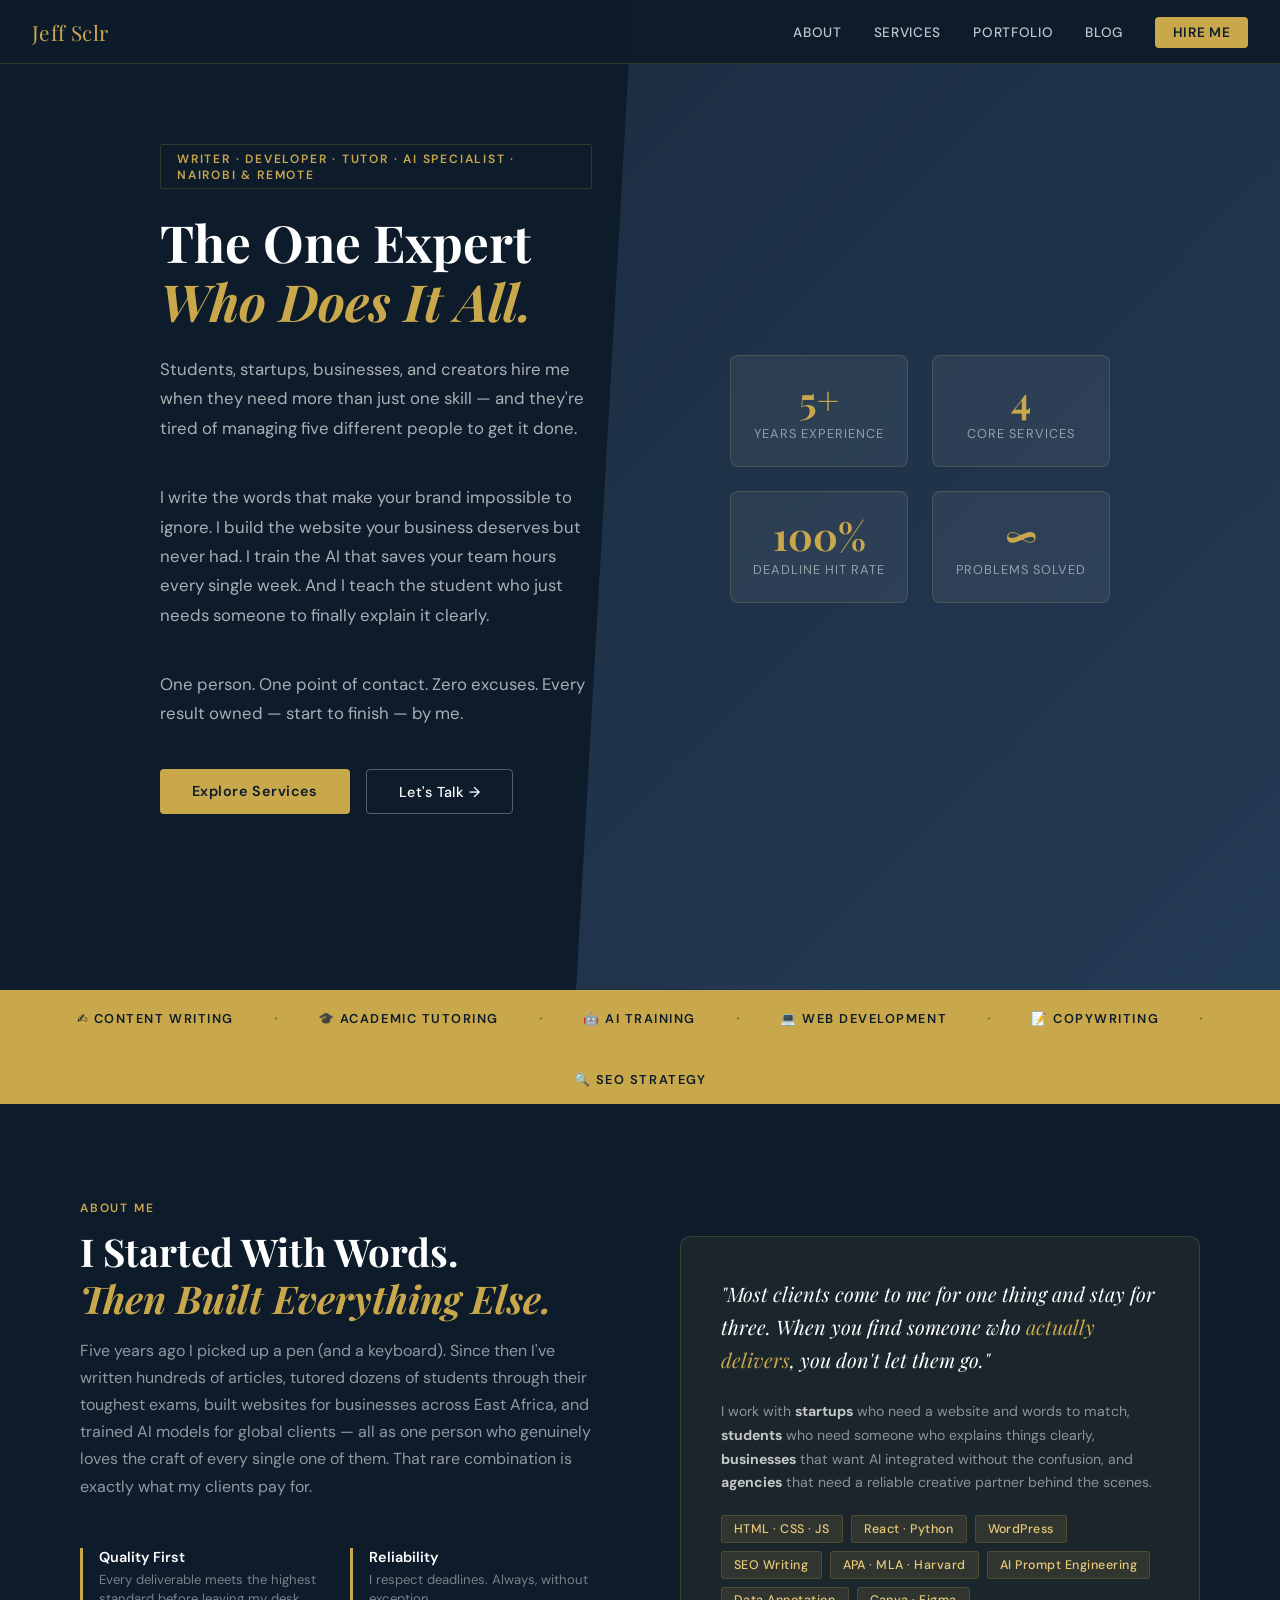
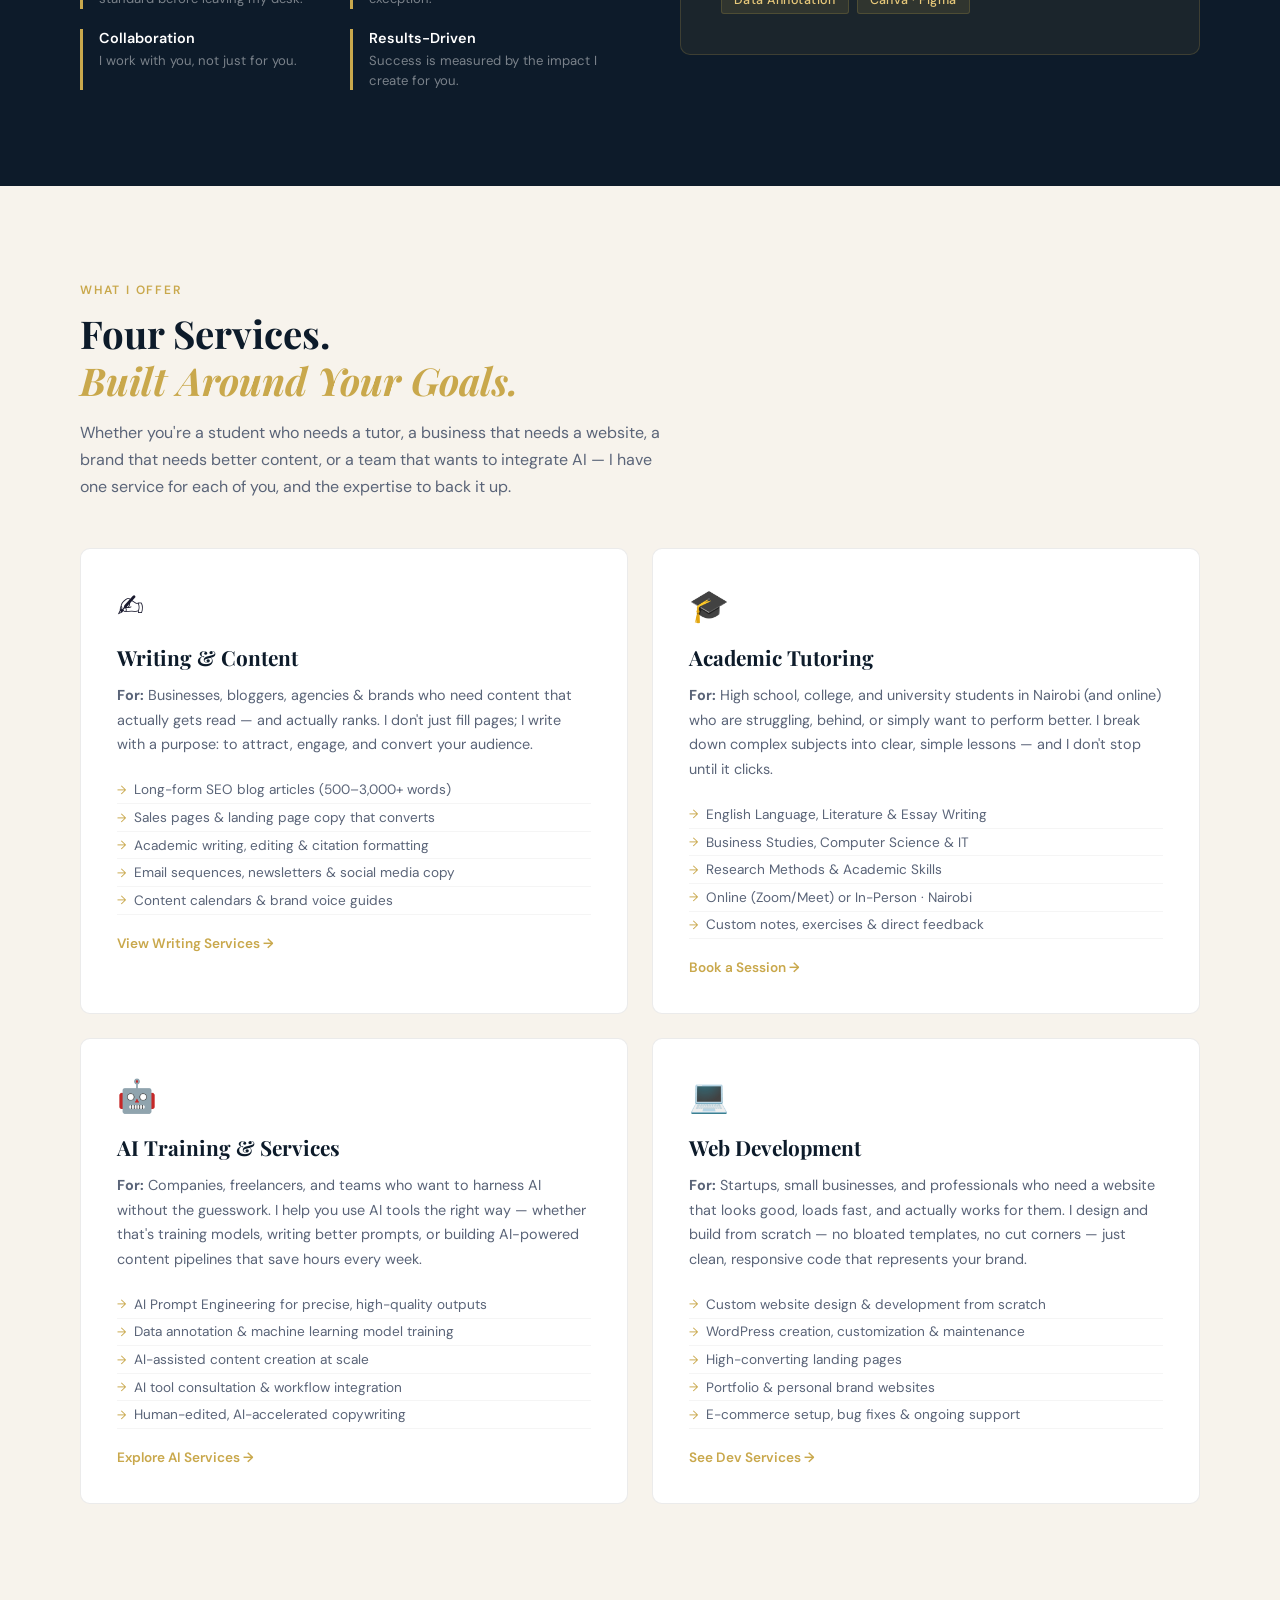
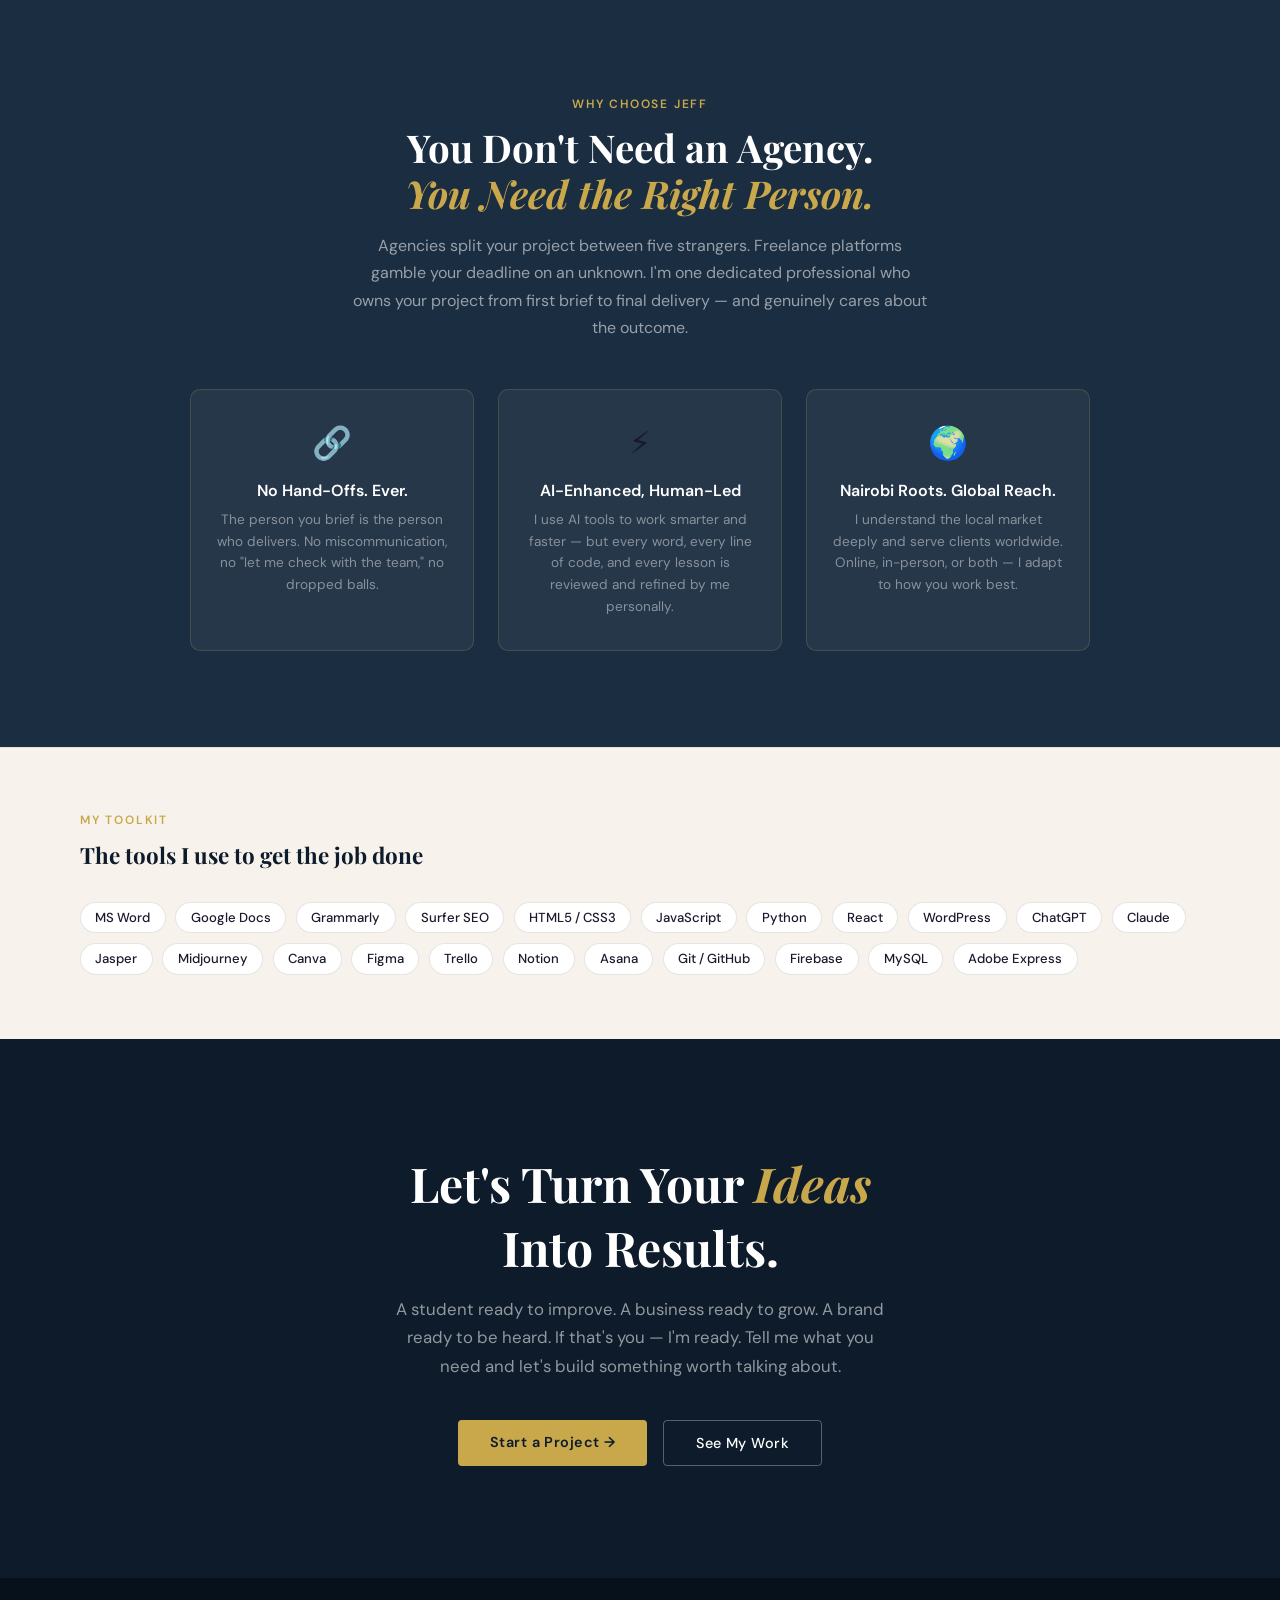
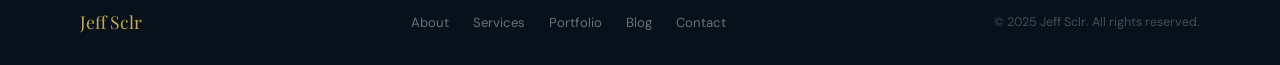
<file: index.html>
<!DOCTYPE html>
<html lang="en">
<head>
<meta charset="UTF-8">
<meta name="viewport" content="width=device-width, initial-scale=1.0">
<title>Jeff Sclr | Writer · Tutor · Developer</title>
<link rel="preconnect" href="https://fonts.googleapis.com">
<link rel="preconnect" href="https://fonts.gstatic.com" crossorigin>
<link href="https://fonts.googleapis.com/css2?family=Playfair+Display:ital,wght@0,400;0,700;1,400&family=DM+Sans:wght@300;400;500;600&display=swap" rel="stylesheet">
<style>
  *, *::before, *::after { box-sizing: border-box; margin: 0; padding: 0; }

  :root {
    --navy: #0d1b2a;
    --navy-mid: #1b2d41;
    --navy-light: #243b55;
    --gold: #c9a84c;
    --gold-light: #e8c97a;
    --cream: #f7f3ec;
    --text: #1a1a2e;
    --text-muted: #5a6478;
    --white: #ffffff;
    --border: rgba(201,168,76,0.2);
    --serif: 'Playfair Display', Georgia, serif;
    --sans: 'DM Sans', system-ui, sans-serif;
  }

  html { scroll-behavior: smooth; }

  body {
    font-family: var(--sans);
    background: var(--cream);
    color: var(--text);
    overflow-x: hidden;
  }

  /* ── NAV ── */
  nav {
    position: fixed; top: 0; width: 100%; z-index: 100;
    background: rgba(13,27,42,0.95);
    backdrop-filter: blur(12px);
    border-bottom: 1px solid var(--border);
    padding: 0 2rem;
    display: flex; align-items: center; justify-content: space-between;
    height: 64px;
  }
  .nav-logo {
    font-family: var(--serif); font-size: 1.3rem;
    color: var(--gold); letter-spacing: 0.02em; text-decoration: none;
  }
  .nav-links { display: flex; gap: 2rem; list-style: none; }
  .nav-links a {
    text-decoration: none; color: rgba(255,255,255,0.75);
    font-size: 0.85rem; font-weight: 500; letter-spacing: 0.05em;
    text-transform: uppercase; transition: color 0.2s;
  }
  .nav-links a:hover { color: var(--gold-light); }
  .nav-cta {
    background: var(--gold); color: var(--navy) !important;
    padding: 0.45rem 1.1rem; border-radius: 4px; font-weight: 600 !important;
    transition: background 0.2s !important;
  }
  .nav-cta:hover { background: var(--gold-light) !important; color: var(--navy) !important; }

  /* ── HERO ── */
  .hero {
    min-height: 100vh;
    background: var(--navy);
    display: grid; grid-template-columns: 1fr 1fr;
    align-items: center; position: relative; overflow: hidden;
    padding-top: 64px;
  }
  .hero::before {
    content: '';
    position: absolute; top: 0; right: 0;
    width: 55%; height: 100%;
    background: linear-gradient(135deg, var(--navy-mid) 0%, var(--navy-light) 100%);
    clip-path: polygon(8% 0, 100% 0, 100% 100%, 0 100%);
  }
  .hero-text {
    padding: 5rem 3rem 5rem 5rem;
    position: relative; z-index: 2;
  }
  .hero-label {
    display: inline-block;
    font-size: 0.75rem; font-weight: 600; letter-spacing: 0.15em;
    text-transform: uppercase; color: var(--gold);
    border: 1px solid var(--border);
    padding: 0.35rem 1rem; border-radius: 2px;
    margin-bottom: 1.5rem;
  }
  .hero h1 {
    font-family: var(--serif); font-size: clamp(2.5rem, 4vw, 3.8rem);
    color: var(--white); line-height: 1.15;
    margin-bottom: 1.5rem; font-weight: 700;
  }
  .hero h1 em { color: var(--gold); font-style: italic; }
  .hero p {
    font-size: 1.05rem; color: rgba(255,255,255,0.65);
    line-height: 1.75; max-width: 480px; margin-bottom: 2.5rem;
  }
  .hero-btns { display: flex; gap: 1rem; flex-wrap: wrap; }
  .btn-primary {
    background: var(--gold); color: var(--navy);
    padding: 0.8rem 2rem; border-radius: 4px;
    font-weight: 600; font-size: 0.9rem; text-decoration: none;
    transition: background 0.2s, transform 0.2s;
    letter-spacing: 0.03em;
  }
  .btn-primary:hover { background: var(--gold-light); transform: translateY(-2px); }
  .btn-outline {
    border: 1px solid rgba(255,255,255,0.3); color: var(--white);
    padding: 0.8rem 2rem; border-radius: 4px;
    font-weight: 500; font-size: 0.9rem; text-decoration: none;
    transition: border-color 0.2s, transform 0.2s;
    letter-spacing: 0.03em;
  }
  .btn-outline:hover { border-color: var(--gold); color: var(--gold); transform: translateY(-2px); }

  .hero-visual {
    position: relative; z-index: 2;
    display: flex; flex-direction: column;
    align-items: center; justify-content: center;
    padding: 4rem 3rem;
  }
  .hero-stats {
    display: grid; grid-template-columns: 1fr 1fr;
    gap: 1.5rem; width: 100%; max-width: 380px;
  }
  .stat-card {
    background: rgba(255,255,255,0.06);
    border: 1px solid var(--border);
    border-radius: 8px; padding: 1.5rem 1.25rem;
    text-align: center;
  }
  .stat-num {
    font-family: var(--serif); font-size: 2.4rem;
    color: var(--gold); font-weight: 700; line-height: 1;
    margin-bottom: 0.4rem;
  }
  .stat-label {
    font-size: 0.8rem; color: rgba(255,255,255,0.5);
    text-transform: uppercase; letter-spacing: 0.08em;
  }

  /* ── WHAT I DO BAND ── */
  .service-band {
    background: var(--gold);
    padding: 1rem 2rem;
    display: flex; gap: 2.5rem;
    align-items: center; justify-content: center;
    flex-wrap: wrap; overflow: hidden;
  }
  .band-item {
    font-size: 0.8rem; font-weight: 600;
    text-transform: uppercase; letter-spacing: 0.12em;
    color: var(--navy); display: flex; align-items: center; gap: 0.6rem;
  }
  .band-sep { color: var(--navy); opacity: 0.4; font-size: 1.2rem; }

  /* ── SECTIONS SHARED ── */
  section { padding: 6rem 5rem; }
  .section-label {
    font-size: 0.75rem; font-weight: 600; letter-spacing: 0.15em;
    text-transform: uppercase; color: var(--gold);
    margin-bottom: 0.75rem;
  }
  .section-title {
    font-family: var(--serif); font-size: clamp(1.9rem, 3vw, 2.8rem);
    color: var(--navy); font-weight: 700; line-height: 1.2;
    margin-bottom: 1rem;
  }
  .section-title em { font-style: italic; color: var(--gold); }
  .section-sub {
    font-size: 1rem; color: var(--text-muted);
    line-height: 1.7; max-width: 580px; margin-bottom: 3rem;
  }

  /* ── ABOUT STRIP ── */
  .about-section {
    background: var(--navy);
    display: grid; grid-template-columns: 1fr 1fr;
    gap: 5rem; align-items: center;
  }
  .about-section .section-title { color: var(--white); }
  .about-section .section-sub { color: rgba(255,255,255,0.55); }
  .values-grid { display: grid; grid-template-columns: 1fr 1fr; gap: 1.25rem; }
  .value-item {
    border-left: 3px solid var(--gold);
    padding-left: 1rem;
  }
  .value-item h4 { font-size: 0.9rem; font-weight: 600; color: var(--white); margin-bottom: 0.25rem; }
  .value-item p { font-size: 0.82rem; color: rgba(255,255,255,0.45); line-height: 1.5; }
  .about-highlight {
    background: rgba(201,168,76,0.08);
    border: 1px solid var(--border);
    border-radius: 10px; padding: 2.5rem;
  }
  .about-highlight blockquote {
    font-family: var(--serif); font-size: 1.25rem;
    color: var(--white); line-height: 1.65;
    font-style: italic; margin-bottom: 1.5rem;
  }
  .about-highlight blockquote span { color: var(--gold); }
  .skill-tags { display: flex; flex-wrap: wrap; gap: 0.5rem; }
  .tag {
    background: rgba(201,168,76,0.12);
    border: 1px solid var(--border);
    color: var(--gold-light); font-size: 0.78rem;
    padding: 0.3rem 0.75rem; border-radius: 3px;
    font-weight: 500; letter-spacing: 0.04em;
  }

  /* ── SERVICES ── */
  .services-section { background: var(--cream); }
  .services-grid {
    display: grid; grid-template-columns: repeat(2, 1fr);
    gap: 1.5rem;
  }
  .service-card {
    background: var(--white);
    border: 1px solid rgba(0,0,0,0.08);
    border-radius: 10px; padding: 2.25rem;
    transition: transform 0.25s, box-shadow 0.25s;
    position: relative; overflow: hidden;
  }
  .service-card::before {
    content: '';
    position: absolute; top: 0; left: 0; right: 0;
    height: 3px; background: var(--gold);
    transform: scaleX(0); transform-origin: left;
    transition: transform 0.3s;
  }
  .service-card:hover { transform: translateY(-5px); box-shadow: 0 12px 40px rgba(0,0,0,0.1); }
  .service-card:hover::before { transform: scaleX(1); }
  .service-icon {
    font-size: 2rem; margin-bottom: 1rem; display: block;
  }
  .service-card h3 {
    font-family: var(--serif); font-size: 1.3rem;
    color: var(--navy); margin-bottom: 0.75rem; font-weight: 700;
  }
  .service-card p {
    font-size: 0.9rem; color: var(--text-muted);
    line-height: 1.7; margin-bottom: 1.25rem;
  }
  .service-list { list-style: none; }
  .service-list li {
    font-size: 0.85rem; color: var(--text-muted);
    padding: 0.3rem 0; border-bottom: 1px solid rgba(0,0,0,0.04);
    display: flex; align-items: center; gap: 0.5rem;
  }
  .service-list li::before { content: '→'; color: var(--gold); font-size: 0.75rem; flex-shrink: 0; }
  .service-link {
    display: inline-flex; align-items: center; gap: 0.4rem;
    font-size: 0.85rem; font-weight: 600; color: var(--gold);
    text-decoration: none; margin-top: 1.25rem;
    transition: gap 0.2s;
  }
  .service-link:hover { gap: 0.6rem; }

  /* ── WHY ME ── */
  .why-section {
    background: var(--navy-mid);
    text-align: center;
  }
  .why-section .section-title { color: var(--white); }
  .why-section .section-sub { color: rgba(255,255,255,0.55); margin: 0 auto 3rem; }
  .why-grid {
    display: grid; grid-template-columns: repeat(3, 1fr);
    gap: 1.5rem; max-width: 900px; margin: 0 auto;
  }
  .why-card {
    background: rgba(255,255,255,0.05);
    border: 1px solid var(--border); border-radius: 10px;
    padding: 2rem 1.5rem; text-align: center;
  }
  .why-icon { font-size: 2rem; margin-bottom: 1rem; }
  .why-card h4 { font-size: 1rem; font-weight: 600; color: var(--white); margin-bottom: 0.5rem; }
  .why-card p { font-size: 0.85rem; color: rgba(255,255,255,0.45); line-height: 1.6; }

  /* ── TOOLS STRIP ── */
  .tools-section {
    background: var(--cream); border-top: 1px solid rgba(0,0,0,0.07);
    padding: 4rem 5rem;
  }
  .tools-header {
    display: flex; align-items: center; gap: 1.5rem;
    margin-bottom: 2rem;
  }
  .tools-header h3 {
    font-family: var(--serif); font-size: 1.4rem; color: var(--navy);
  }
  .tools-row { display: flex; flex-wrap: wrap; gap: 0.6rem; }
  .tool-badge {
    background: var(--white); border: 1px solid rgba(0,0,0,0.1);
    color: var(--text); font-size: 0.82rem; font-weight: 500;
    padding: 0.4rem 0.9rem; border-radius: 20px;
    transition: border-color 0.2s, color 0.2s;
  }
  .tool-badge:hover { border-color: var(--gold); color: var(--navy); }

  /* ── CTA ── */
  .cta-section {
    background: var(--navy); text-align: center;
    padding: 7rem 5rem;
  }
  .cta-section h2 {
    font-family: var(--serif); font-size: clamp(2rem, 4vw, 3rem);
    color: var(--white); margin-bottom: 1rem; font-weight: 700;
  }
  .cta-section h2 em { color: var(--gold); font-style: italic; }
  .cta-section p { color: rgba(255,255,255,0.55); font-size: 1.05rem; max-width: 500px; margin: 0 auto 2.5rem; line-height: 1.7; }
  .cta-btns { display: flex; gap: 1rem; justify-content: center; flex-wrap: wrap; }

  /* ── FOOTER ── */
  footer {
    background: #07111b;
    padding: 2rem 5rem;
    display: flex; align-items: center; justify-content: space-between;
    flex-wrap: wrap; gap: 1rem;
  }
  .footer-logo { font-family: var(--serif); color: var(--gold); font-size: 1.1rem; text-decoration: none; }
  .footer-links { display: flex; gap: 1.5rem; list-style: none; }
  .footer-links a { font-size: 0.82rem; color: rgba(255,255,255,0.4); text-decoration: none; transition: color 0.2s; }
  .footer-links a:hover { color: var(--gold-light); }
  footer p { font-size: 0.78rem; color: rgba(255,255,255,0.25); }

  /* ── ANIMATIONS ── */
  @keyframes fadeUp {
    from { opacity: 0; transform: translateY(28px); }
    to { opacity: 1; transform: translateY(0); }
  }
  .hero-label { animation: fadeUp 0.5s ease both 0.1s; }
  .hero h1 { animation: fadeUp 0.6s ease both 0.25s; }
  .hero p { animation: fadeUp 0.6s ease both 0.4s; }
  .hero-btns { animation: fadeUp 0.6s ease both 0.55s; }
  .hero-stats { animation: fadeUp 0.7s ease both 0.45s; }

  @media (max-width: 900px) {
    nav { padding: 0 1.25rem; }
    .nav-links { display: none; }
    .hero { grid-template-columns: 1fr; padding-top: 64px; }
    .hero::before { display: none; }
    .hero-text { padding: 3rem 1.5rem 2rem; }
    .hero-visual { padding: 2rem 1.5rem 3rem; }
    .hero-stats { max-width: 100%; }
    section { padding: 4rem 1.5rem; }
    .about-section { grid-template-columns: 1fr; gap: 2.5rem; }
    .services-grid { grid-template-columns: 1fr; }
    .why-grid { grid-template-columns: 1fr; }
    .tools-section { padding: 3rem 1.5rem; }
    .cta-section { padding: 4rem 1.5rem; }
    footer { padding: 2rem 1.5rem; flex-direction: column; text-align: center; }
  }
</style>
</head>
<body>

<!-- NAV -->
<nav>
  <a href="#" class="nav-logo">Jeff Sclr</a>
  <ul class="nav-links">
    <li><a href="#about">About</a></li>
    <li><a href="#services">Services</a></li>
    <li><a href="portfolio.html">Portfolio</a></li>
    <li><a href="blog.html">Blog</a></li>
    <li><a href="contact.html" class="nav-cta">Hire Me</a></li>
  </ul>
</nav>

<!-- HERO -->
<section class="hero">
  <div class="hero-text">
    <span class="hero-label">Writer · Developer · Tutor · AI Specialist · Nairobi &amp; Remote</span>
    <h1>
      The One Expert<br>
      <em>Who Does It All.</em>
    </h1>
    <p>
      Students, startups, businesses, and creators hire me when they need
      more than just one skill — and they're tired of managing five
      different people to get it done.
    </p>
    <p style="margin-top:0.85rem;">
      I write the words that make your brand impossible to ignore.
      I build the website your business deserves but never had.
      I train the AI that saves your team hours every single week.
      And I teach the student who just needs someone to finally explain it clearly.
    </p>
    <p style="margin-top:0.85rem;">
      One person. One point of contact. Zero excuses.
      Every result owned — start to finish — by me.
    </p>
    <div class="hero-btns">
      <a href="#services" class="btn-primary">Explore Services</a>
      <a href="contact.html" class="btn-outline">Let's Talk →</a>
    </div>
  </div>

  <div class="hero-visual">
    <div class="hero-stats">
      <div class="stat-card">
        <div class="stat-num">5+</div>
        <div class="stat-label">Years Experience</div>
      </div>
      <div class="stat-card">
        <div class="stat-num">4</div>
        <div class="stat-label">Core Services</div>
      </div>
      <div class="stat-card">
        <div class="stat-num">100%</div>
        <div class="stat-label">Deadline Hit Rate</div>
      </div>
      <div class="stat-card">
        <div class="stat-num">∞</div>
        <div class="stat-label">Problems Solved</div>
      </div>
    </div>
  </div>
</section>

<!-- BAND -->
<div class="service-band">
  <div class="band-item">✍️ Content Writing</div>
  <div class="band-sep">·</div>
  <div class="band-item">🎓 Academic Tutoring</div>
  <div class="band-sep">·</div>
  <div class="band-item">🤖 AI Training</div>
  <div class="band-sep">·</div>
  <div class="band-item">💻 Web Development</div>
  <div class="band-sep">·</div>
  <div class="band-item">📝 Copywriting</div>
  <div class="band-sep">·</div>
  <div class="band-item">🔍 SEO Strategy</div>
</div>

<!-- ABOUT -->
<section class="about-section" id="about">
  <div>
    <p class="section-label">About Me</p>
    <h2 class="section-title">I Started With Words.<br><em>Then Built Everything Else.</em></h2>
    <p class="section-sub">
      Five years ago I picked up a pen (and a keyboard). Since then I've
      written hundreds of articles, tutored dozens of students through
      their toughest exams, built websites for businesses across East
      Africa, and trained AI models for global clients — all as one
      person who genuinely loves the craft of every single one of them.
      That rare combination is exactly what my clients pay for.
    </p>
    <div class="values-grid">
      <div class="value-item">
        <h4>Quality First</h4>
        <p>Every deliverable meets the highest standard before leaving my desk.</p>
      </div>
      <div class="value-item">
        <h4>Reliability</h4>
        <p>I respect deadlines. Always, without exception.</p>
      </div>
      <div class="value-item">
        <h4>Collaboration</h4>
        <p>I work with you, not just for you.</p>
      </div>
      <div class="value-item">
        <h4>Results-Driven</h4>
        <p>Success is measured by the impact I create for you.</p>
      </div>
    </div>
  </div>
  <div class="about-highlight">
    <blockquote>
      "Most clients come to me for one thing and stay for three.
      When you find someone who <span>actually delivers</span>,
      you don't let them go."
    </blockquote>
    <p style="font-size:0.88rem; color:rgba(255,255,255,0.5); line-height:1.7; margin-bottom:1.25rem;">
      I work with <strong style="color:rgba(255,255,255,0.75);">startups</strong> who need a website and words to match,
      <strong style="color:rgba(255,255,255,0.75);">students</strong> who need someone who explains things clearly,
      <strong style="color:rgba(255,255,255,0.75);">businesses</strong> that want AI integrated without the confusion,
      and <strong style="color:rgba(255,255,255,0.75);">agencies</strong> that need a reliable creative partner behind the scenes.
    </p>
    <div class="skill-tags">
      <span class="tag">HTML · CSS · JS</span>
      <span class="tag">React · Python</span>
      <span class="tag">WordPress</span>
      <span class="tag">SEO Writing</span>
      <span class="tag">APA · MLA · Harvard</span>
      <span class="tag">AI Prompt Engineering</span>
      <span class="tag">Data Annotation</span>
      <span class="tag">Canva · Figma</span>
    </div>
  </div>
</section>

<!-- SERVICES -->
<section class="services-section" id="services">
  <p class="section-label">What I Offer</p>
  <h2 class="section-title">Four Services.<br><em>Built Around Your Goals.</em></h2>
  <p class="section-sub">Whether you're a student who needs a tutor, a business that needs a website, a brand that needs better content, or a team that wants to integrate AI — I have one service for each of you, and the expertise to back it up.</p>

  <div class="services-grid">
    <div class="service-card">
      <span class="service-icon">✍️</span>
      <h3>Writing &amp; Content</h3>
      <p><strong>For:</strong> Businesses, bloggers, agencies &amp; brands who need content that actually gets read — and actually ranks. I don't just fill pages; I write with a purpose: to attract, engage, and convert your audience.</p>
      <ul class="service-list">
        <li>Long-form SEO blog articles (500–3,000+ words)</li>
        <li>Sales pages &amp; landing page copy that converts</li>
        <li>Academic writing, editing &amp; citation formatting</li>
        <li>Email sequences, newsletters &amp; social media copy</li>
        <li>Content calendars &amp; brand voice guides</li>
      </ul>
      <a href="services.html" class="service-link">View Writing Services →</a>
    </div>

    <div class="service-card">
      <span class="service-icon">🎓</span>
      <h3>Academic Tutoring</h3>
      <p><strong>For:</strong> High school, college, and university students in Nairobi (and online) who are struggling, behind, or simply want to perform better. I break down complex subjects into clear, simple lessons — and I don't stop until it clicks.</p>
      <ul class="service-list">
        <li>English Language, Literature &amp; Essay Writing</li>
        <li>Business Studies, Computer Science &amp; IT</li>
        <li>Research Methods &amp; Academic Skills</li>
        <li>Online (Zoom/Meet) or In-Person · Nairobi</li>
        <li>Custom notes, exercises &amp; direct feedback</li>
      </ul>
      <a href="services.html" class="service-link">Book a Session →</a>
    </div>

    <div class="service-card">
      <span class="service-icon">🤖</span>
      <h3>AI Training &amp; Services</h3>
      <p><strong>For:</strong> Companies, freelancers, and teams who want to harness AI without the guesswork. I help you use AI tools the right way — whether that's training models, writing better prompts, or building AI-powered content pipelines that save hours every week.</p>
      <ul class="service-list">
        <li>AI Prompt Engineering for precise, high-quality outputs</li>
        <li>Data annotation &amp; machine learning model training</li>
        <li>AI-assisted content creation at scale</li>
        <li>AI tool consultation &amp; workflow integration</li>
        <li>Human-edited, AI-accelerated copywriting</li>
      </ul>
      <a href="services.html" class="service-link">Explore AI Services →</a>
    </div>

    <div class="service-card">
      <span class="service-icon">💻</span>
      <h3>Web Development</h3>
      <p><strong>For:</strong> Startups, small businesses, and professionals who need a website that looks good, loads fast, and actually works for them. I design and build from scratch — no bloated templates, no cut corners — just clean, responsive code that represents your brand.</p>
      <ul class="service-list">
        <li>Custom website design &amp; development from scratch</li>
        <li>WordPress creation, customization &amp; maintenance</li>
        <li>High-converting landing pages</li>
        <li>Portfolio &amp; personal brand websites</li>
        <li>E-commerce setup, bug fixes &amp; ongoing support</li>
      </ul>
      <a href="services.html" class="service-link">See Dev Services →</a>
    </div>
  </div>
</section>

<!-- WHY ME -->
<section class="why-section">
  <p class="section-label">Why Choose Jeff</p>
  <h2 class="section-title" style="color:white;">You Don't Need an Agency.<br><em>You Need the Right Person.</em></h2>
  <p class="section-sub">Agencies split your project between five strangers. Freelance platforms gamble your deadline on an unknown. I'm one dedicated professional who owns your project from first brief to final delivery — and genuinely cares about the outcome.</p>
  <div class="why-grid">
    <div class="why-card">
      <div class="why-icon">🔗</div>
      <h4>No Hand-Offs. Ever.</h4>
      <p>The person you brief is the person who delivers. No miscommunication, no "let me check with the team," no dropped balls.</p>
    </div>
    <div class="why-card">
      <div class="why-icon">⚡</div>
      <h4>AI-Enhanced, Human-Led</h4>
      <p>I use AI tools to work smarter and faster — but every word, every line of code, and every lesson is reviewed and refined by me personally.</p>
    </div>
    <div class="why-card">
      <div class="why-icon">🌍</div>
      <h4>Nairobi Roots. Global Reach.</h4>
      <p>I understand the local market deeply and serve clients worldwide. Online, in-person, or both — I adapt to how you work best.</p>
    </div>
  </div>
</section>

<!-- TOOLS -->
<section class="tools-section">
  <div class="tools-header">
    <div>
      <p class="section-label">My Toolkit</p>
      <h3>The tools I use to get the job done</h3>
    </div>
  </div>
  <div class="tools-row">
    <span class="tool-badge">MS Word</span>
    <span class="tool-badge">Google Docs</span>
    <span class="tool-badge">Grammarly</span>
    <span class="tool-badge">Surfer SEO</span>
    <span class="tool-badge">HTML5 / CSS3</span>
    <span class="tool-badge">JavaScript</span>
    <span class="tool-badge">Python</span>
    <span class="tool-badge">React</span>
    <span class="tool-badge">WordPress</span>
    <span class="tool-badge">ChatGPT</span>
    <span class="tool-badge">Claude</span>
    <span class="tool-badge">Jasper</span>
    <span class="tool-badge">Midjourney</span>
    <span class="tool-badge">Canva</span>
    <span class="tool-badge">Figma</span>
    <span class="tool-badge">Trello</span>
    <span class="tool-badge">Notion</span>
    <span class="tool-badge">Asana</span>
    <span class="tool-badge">Git / GitHub</span>
    <span class="tool-badge">Firebase</span>
    <span class="tool-badge">MySQL</span>
    <span class="tool-badge">Adobe Express</span>
  </div>
</section>

<!-- CTA -->
<section class="cta-section">
  <h2>Let's Turn Your <em>Ideas</em><br>Into Results.</h2>
  <p>A student ready to improve. A business ready to grow. A brand ready to be heard. If that's you — I'm ready. Tell me what you need and let's build something worth talking about.</p>
  <div class="cta-btns">
    <a href="contact.html" class="btn-primary">Start a Project →</a>
    <a href="portfolio.html" class="btn-outline">See My Work</a>
  </div>
</section>

<!-- FOOTER -->
<footer>
  <a href="#" class="footer-logo">Jeff Sclr</a>
  <ul class="footer-links">
    <li><a href="about.html">About</a></li>
    <li><a href="services.html">Services</a></li>
    <li><a href="portfolio.html">Portfolio</a></li>
    <li><a href="blog.html">Blog</a></li>
    <li><a href="contact.html">Contact</a></li>
  </ul>
  <p>© 2025 Jeff Sclr. All rights reserved.</p>
</footer>

</body>
</html>
</file>
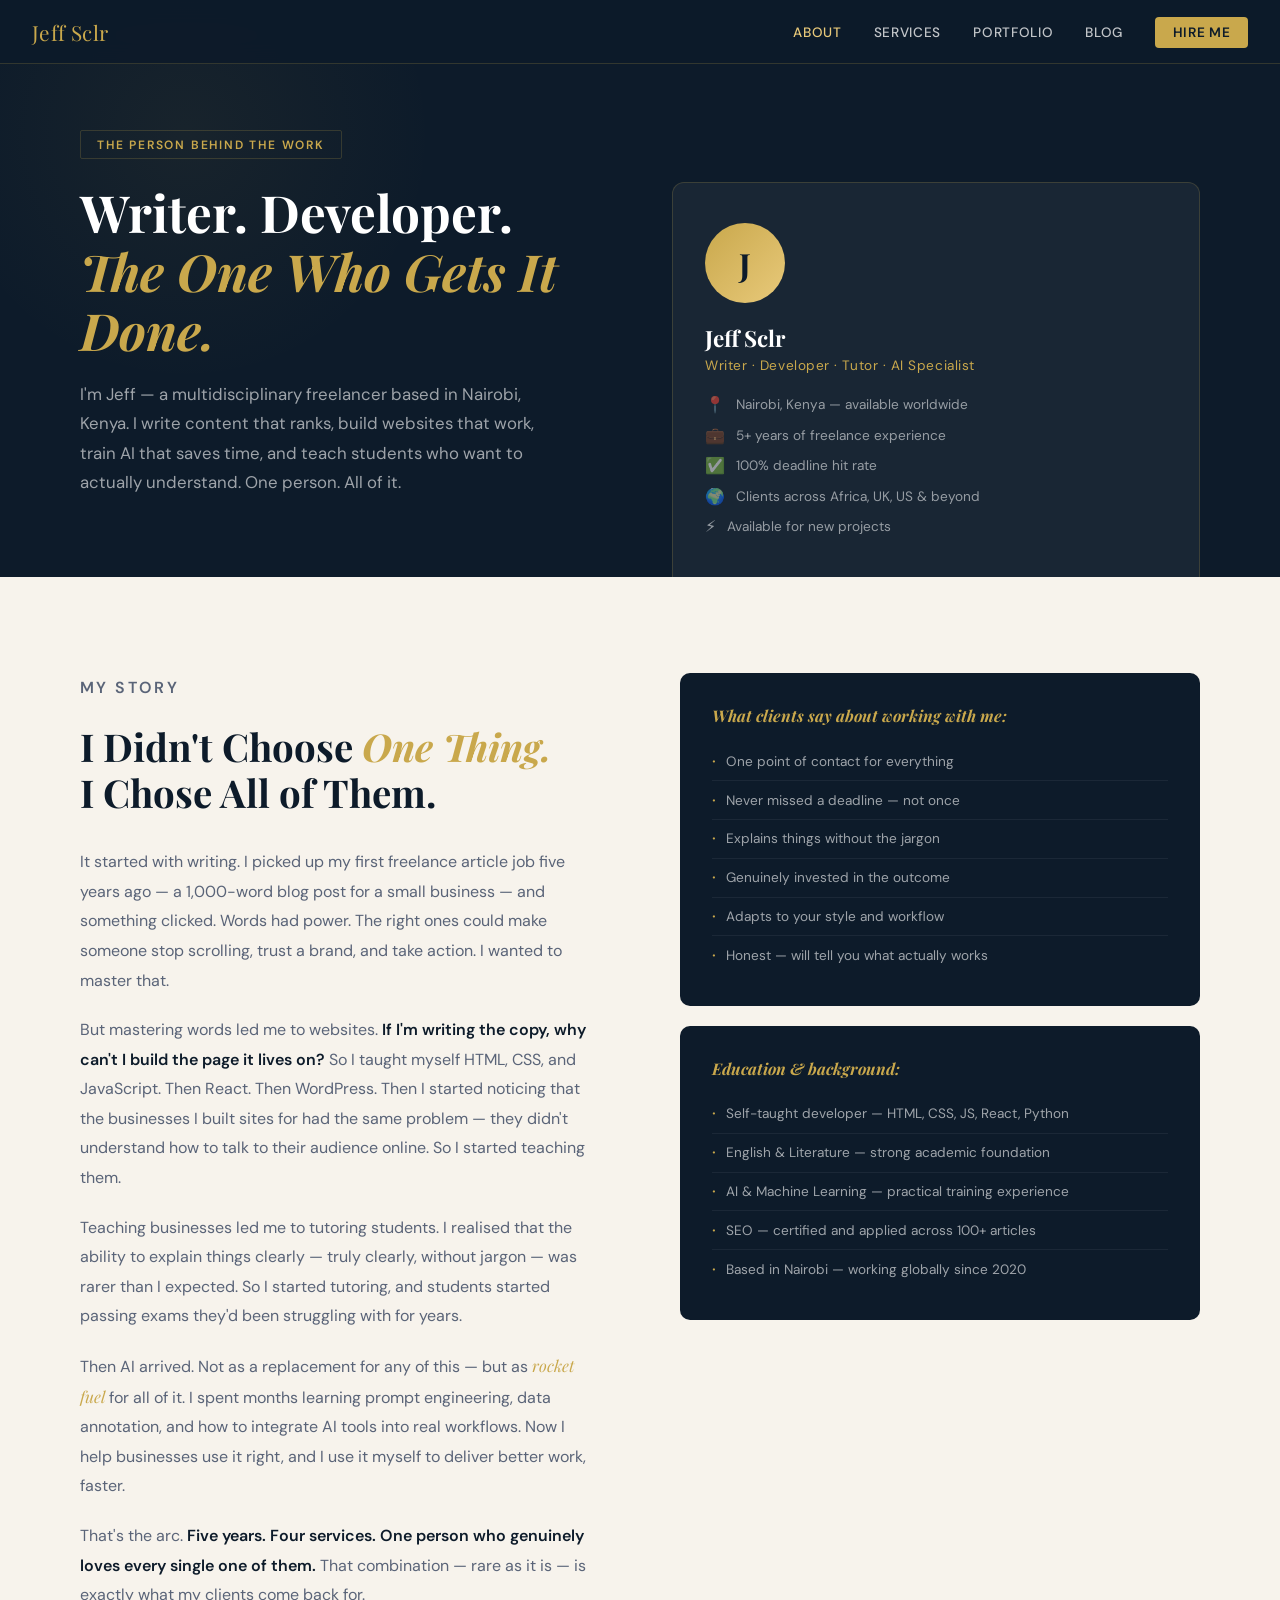
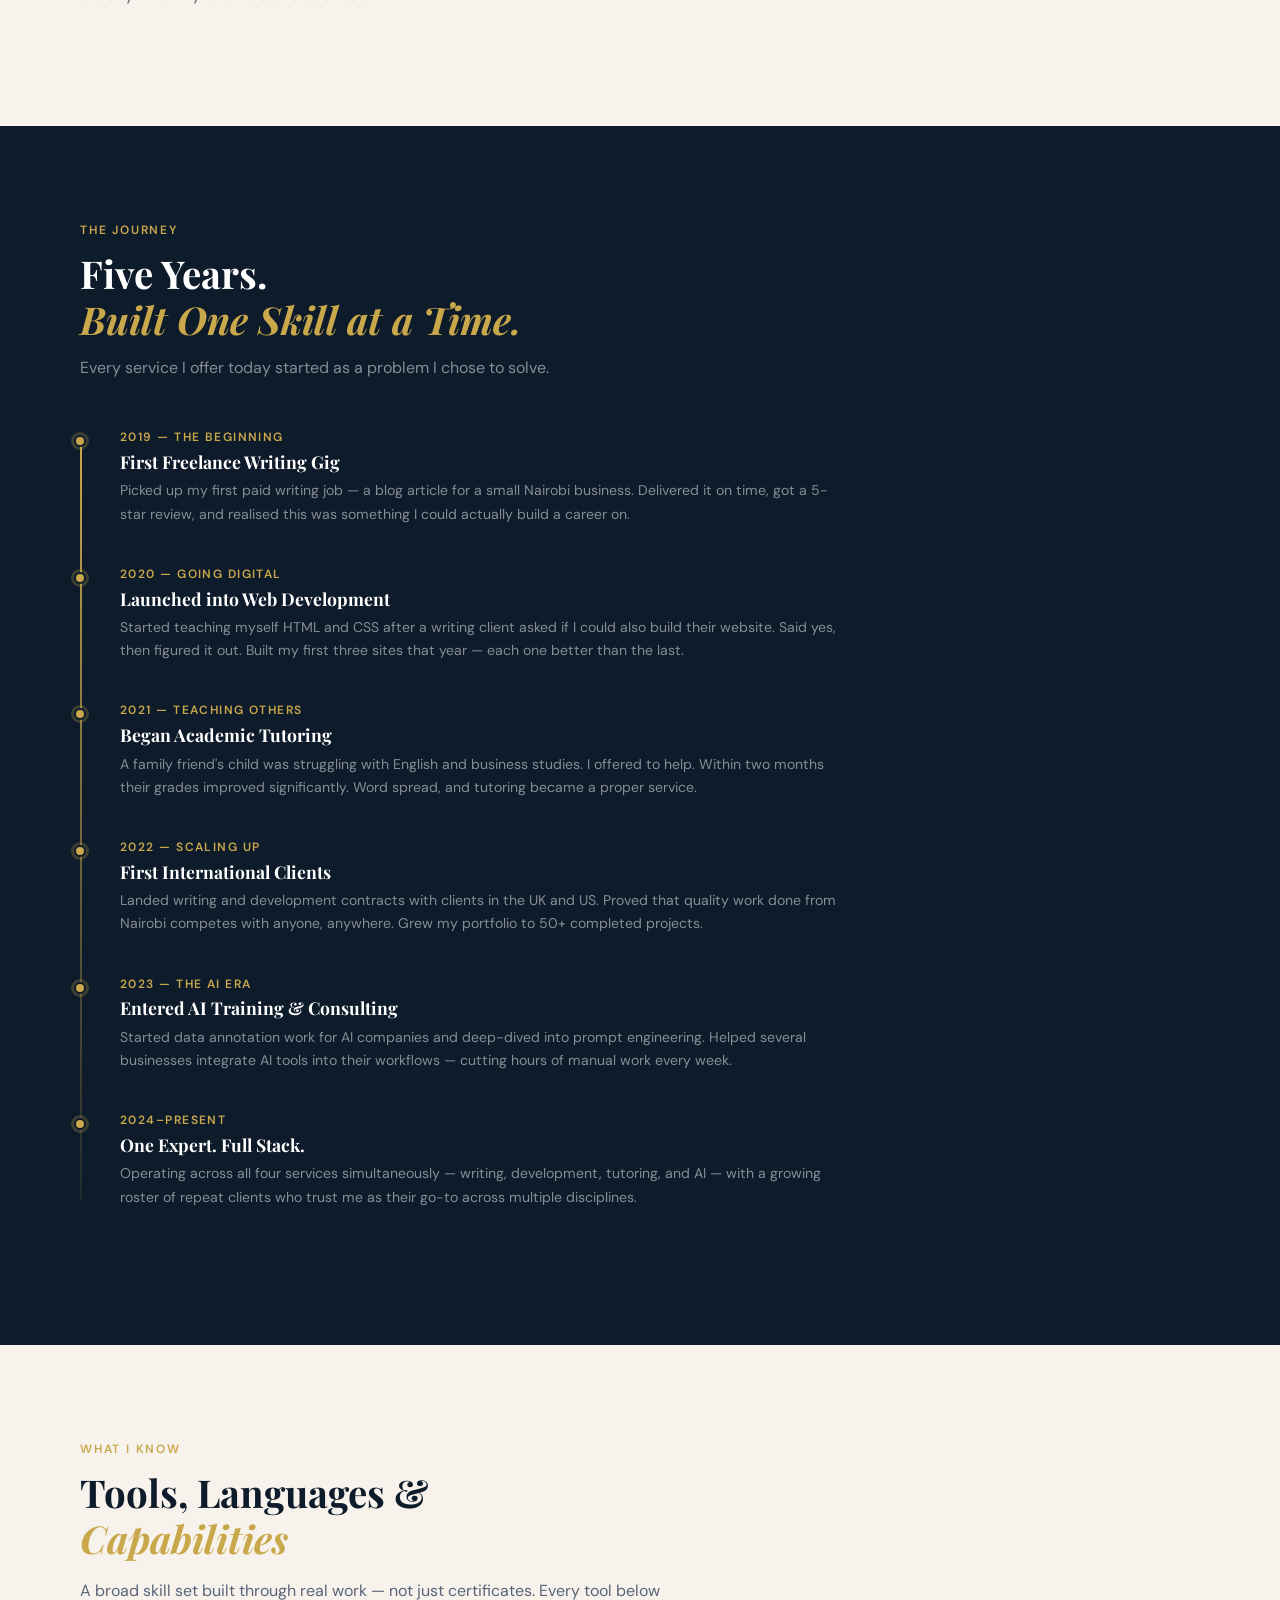
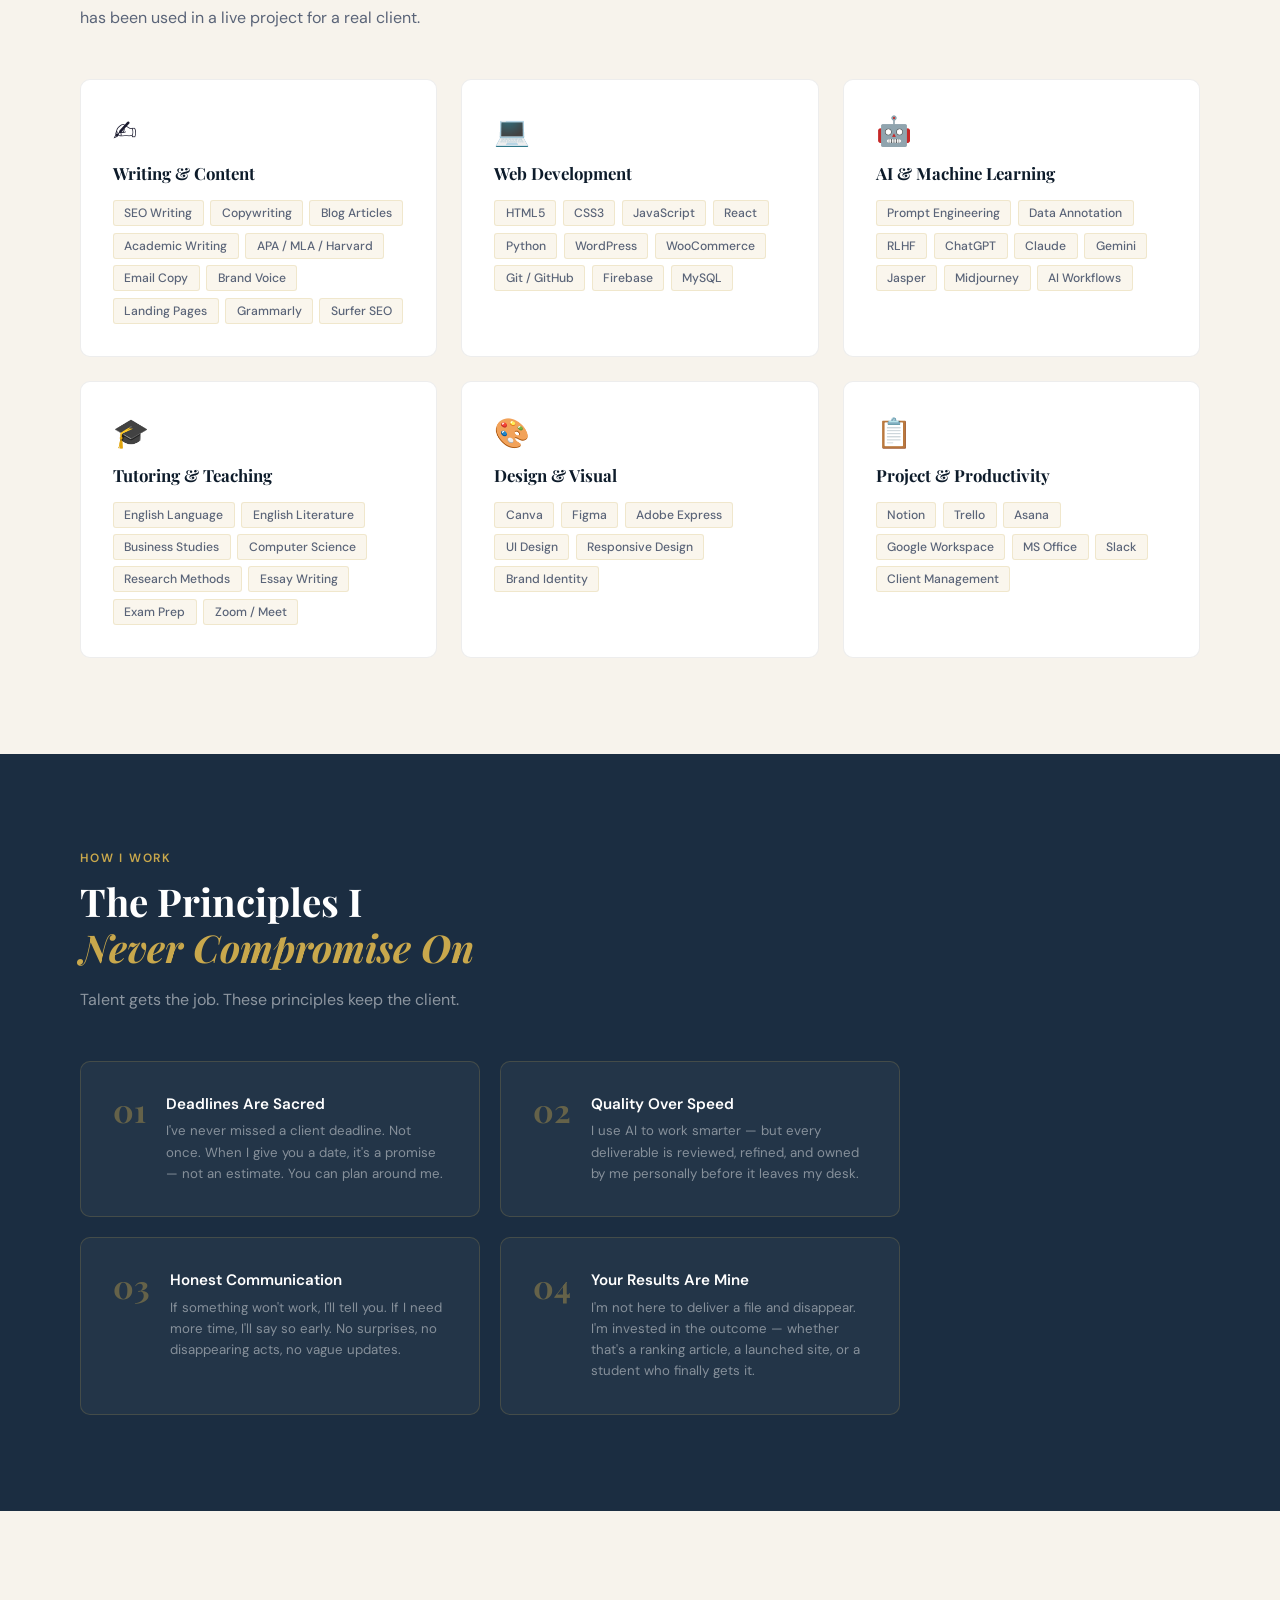
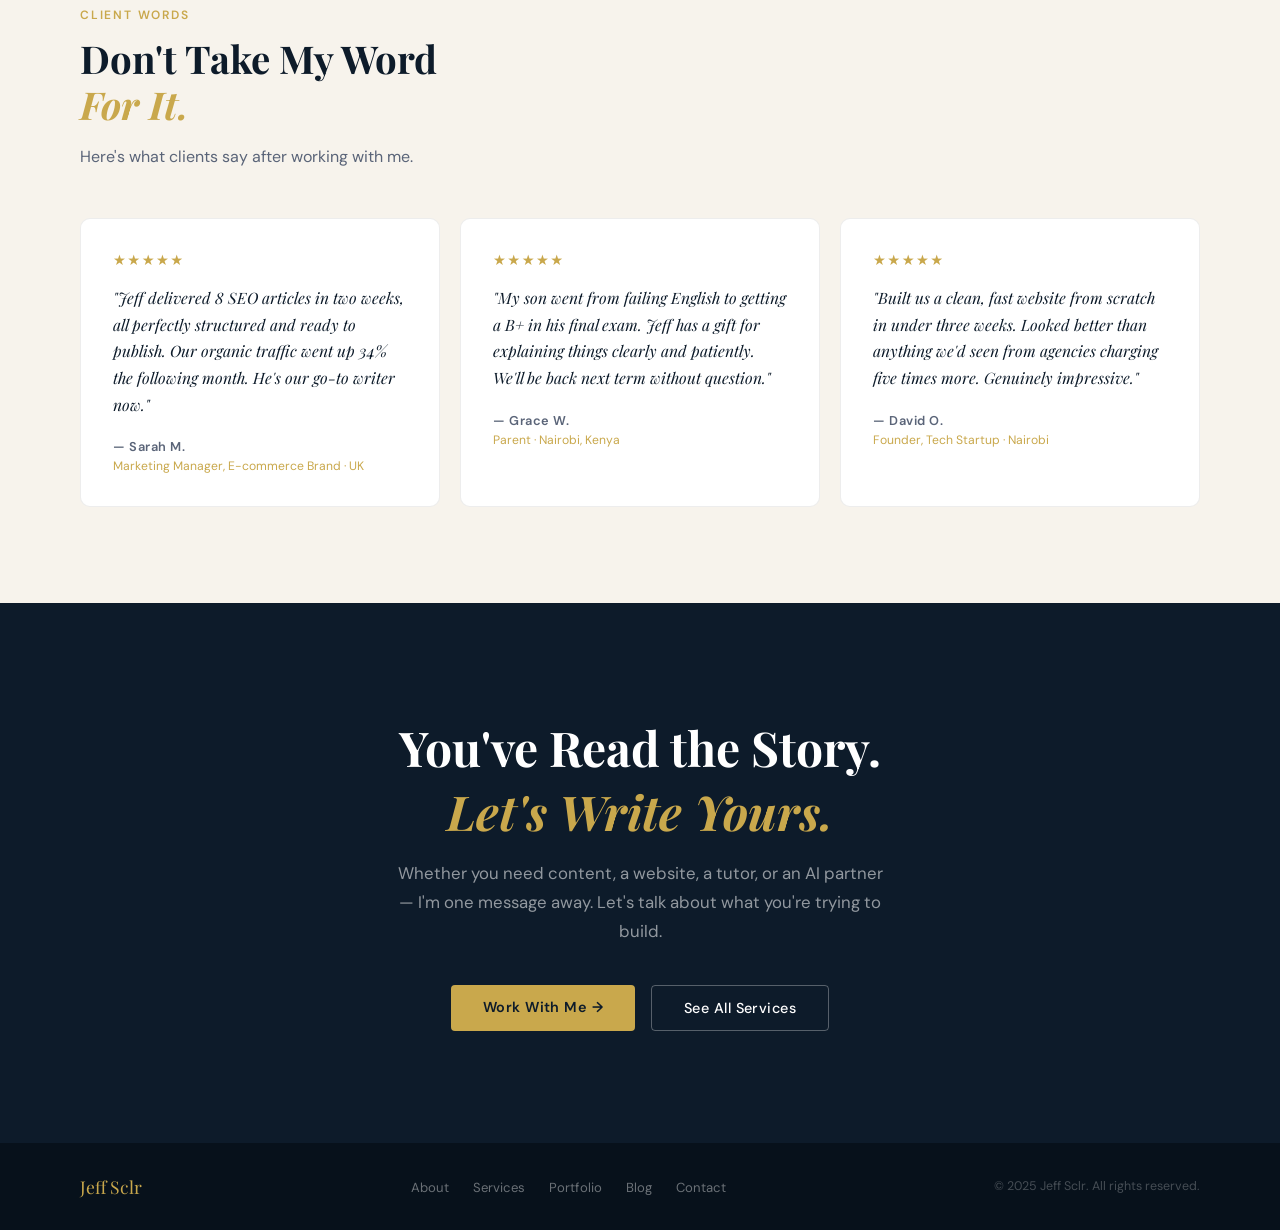
<file: about.html>
<!DOCTYPE html>
<html lang="en">
<head>
<meta charset="UTF-8">
<meta name="viewport" content="width=device-width, initial-scale=1.0">
<title>About | Jeff Sclr</title>
<link rel="preconnect" href="https://fonts.googleapis.com">
<link rel="preconnect" href="https://fonts.gstatic.com" crossorigin>
<link href="https://fonts.googleapis.com/css2?family=Playfair+Display:ital,wght@0,400;0,700;1,400&family=DM+Sans:wght@300;400;500;600&display=swap" rel="stylesheet">
<style>
  *, *::before, *::after { box-sizing: border-box; margin: 0; padding: 0; }

  :root {
    --navy: #0d1b2a;
    --navy-mid: #1b2d41;
    --navy-light: #243b55;
    --gold: #c9a84c;
    --gold-light: #e8c97a;
    --cream: #f7f3ec;
    --text: #1a1a2e;
    --text-muted: #5a6478;
    --white: #ffffff;
    --border: rgba(201,168,76,0.2);
    --serif: 'Playfair Display', Georgia, serif;
    --sans: 'DM Sans', system-ui, sans-serif;
  }

  html { scroll-behavior: smooth; }
  body { font-family: var(--sans); background: var(--cream); color: var(--text); overflow-x: hidden; }

  /* NAV */
  nav {
    position: fixed; top: 0; width: 100%; z-index: 100;
    background: rgba(13,27,42,0.95); backdrop-filter: blur(12px);
    border-bottom: 1px solid var(--border);
    padding: 0 2rem; display: flex; align-items: center; justify-content: space-between;
    height: 64px;
  }
  .nav-logo { font-family: var(--serif); font-size: 1.3rem; color: var(--gold); letter-spacing: 0.02em; text-decoration: none; }
  .nav-links { display: flex; gap: 2rem; list-style: none; }
  .nav-links a { text-decoration: none; color: rgba(255,255,255,0.75); font-size: 0.85rem; font-weight: 500; letter-spacing: 0.05em; text-transform: uppercase; transition: color 0.2s; }
  .nav-links a:hover, .nav-links a.active { color: var(--gold-light); }
  .nav-cta { background: var(--gold); color: var(--navy) !important; padding: 0.45rem 1.1rem; border-radius: 4px; font-weight: 600 !important; }
  .nav-cta:hover { background: var(--gold-light) !important; color: var(--navy) !important; }

  /* PAGE HERO */
  .page-hero {
    background: var(--navy);
    padding: 130px 5rem 0;
    position: relative; overflow: hidden;
    display: grid; grid-template-columns: 1fr 1fr;
    align-items: end; gap: 4rem;
  }
  .page-hero::before {
    content: '';
    position: absolute; top: -20%; left: -5%;
    width: 500px; height: 500px;
    background: radial-gradient(circle, rgba(201,168,76,0.06) 0%, transparent 70%);
    border-radius: 50%;
  }
  .hero-text { padding-bottom: 5rem; position: relative; z-index: 2; }
  .hero-label {
    display: inline-block; font-size: 0.75rem; font-weight: 600;
    letter-spacing: 0.15em; text-transform: uppercase; color: var(--gold);
    border: 1px solid var(--border); padding: 0.35rem 1rem;
    border-radius: 2px; margin-bottom: 1.5rem;
  }
  .page-hero h1 {
    font-family: var(--serif); font-size: clamp(2.5rem, 4vw, 3.8rem);
    color: var(--white); line-height: 1.15; margin-bottom: 1.25rem; font-weight: 700;
  }
  .page-hero h1 em { color: var(--gold); font-style: italic; }
  .page-hero p { font-size: 1.05rem; color: rgba(255,255,255,0.6); line-height: 1.75; max-width: 480px; }

  /* Profile card in hero */
  .hero-card {
    background: rgba(255,255,255,0.05);
    border: 1px solid var(--border);
    border-bottom: none;
    border-radius: 12px 12px 0 0;
    padding: 2.5rem 2rem;
    position: relative; z-index: 2;
    align-self: end;
  }
  .profile-avatar {
    width: 80px; height: 80px;
    background: linear-gradient(135deg, var(--gold) 0%, var(--gold-light) 100%);
    border-radius: 50%; display: flex; align-items: center; justify-content: center;
    font-family: var(--serif); font-size: 2rem; color: var(--navy); font-weight: 700;
    margin-bottom: 1.25rem;
  }
  .hero-card h3 { font-family: var(--serif); font-size: 1.4rem; color: var(--white); margin-bottom: 0.25rem; }
  .hero-card .role { font-size: 0.85rem; color: var(--gold); margin-bottom: 1.25rem; letter-spacing: 0.04em; }
  .hero-card .quick-facts { display: flex; flex-direction: column; gap: 0.6rem; }
  .fact { display: flex; align-items: center; gap: 0.7rem; font-size: 0.85rem; color: rgba(255,255,255,0.55); }
  .fact span:first-child { font-size: 1rem; }

  /* SHARED */
  .section-label { font-size: 0.75rem; font-weight: 600; letter-spacing: 0.15em; text-transform: uppercase; color: var(--gold); margin-bottom: 0.75rem; }
  .section-title { font-family: var(--serif); font-size: clamp(1.9rem, 3vw, 2.6rem); color: var(--navy); font-weight: 700; line-height: 1.2; margin-bottom: 1rem; }
  .section-title em { font-style: italic; color: var(--gold); }
  .section-sub { font-size: 1rem; color: var(--text-muted); line-height: 1.7; max-width: 580px; margin-bottom: 3rem; }

  /* STORY SECTION */
  .story-section {
    padding: 6rem 5rem;
    display: grid; grid-template-columns: 1fr 1fr;
    gap: 5rem; align-items: start;
    background: var(--cream);
  }
  .story-body p {
    font-size: 1rem; color: var(--text-muted); line-height: 1.85;
    margin-bottom: 1.25rem;
  }
  .story-body p strong { color: var(--navy); font-weight: 600; }
  .story-body p em { color: var(--gold); font-style: italic; font-family: var(--serif); }

  .story-aside {}
  .aside-block {
    background: var(--navy);
    border-radius: 10px; padding: 2rem;
    margin-bottom: 1.25rem;
  }
  .aside-block h4 {
    font-family: var(--serif); font-size: 1rem;
    color: var(--gold); font-style: italic; margin-bottom: 1rem;
  }
  .aside-block ul { list-style: none; }
  .aside-block ul li {
    font-size: 0.85rem; color: rgba(255,255,255,0.6);
    padding: 0.4rem 0; border-bottom: 1px solid rgba(255,255,255,0.06);
    display: flex; align-items: center; gap: 0.6rem;
  }
  .aside-block ul li:last-child { border-bottom: none; }
  .aside-block ul li::before { content: '·'; color: var(--gold); font-size: 1.2rem; flex-shrink: 0; }

  /* TIMELINE */
  .timeline-section {
    background: var(--navy);
    padding: 6rem 5rem;
  }
  .timeline-section .section-title { color: var(--white); }
  .timeline-section .section-sub { color: rgba(255,255,255,0.5); }
  .timeline {
    position: relative;
    max-width: 760px;
    padding-left: 2.5rem;
  }
  .timeline::before {
    content: '';
    position: absolute; left: 0; top: 8px; bottom: 8px;
    width: 2px; background: linear-gradient(to bottom, var(--gold), rgba(201,168,76,0.1));
  }
  .tl-item {
    position: relative;
    margin-bottom: 2.5rem;
    animation: fadeUp 0.5s ease both;
  }
  .tl-item::before {
    content: '';
    position: absolute; left: -2.85rem; top: 6px;
    width: 12px; height: 12px;
    background: var(--gold); border-radius: 50%;
    border: 2px solid var(--navy);
    box-shadow: 0 0 0 3px rgba(201,168,76,0.25);
  }
  .tl-year {
    font-size: 0.75rem; font-weight: 600; letter-spacing: 0.12em;
    text-transform: uppercase; color: var(--gold);
    margin-bottom: 0.3rem;
  }
  .tl-item h4 {
    font-family: var(--serif); font-size: 1.1rem;
    color: var(--white); margin-bottom: 0.4rem;
  }
  .tl-item p { font-size: 0.88rem; color: rgba(255,255,255,0.5); line-height: 1.65; }

  /* SKILLS */
  .skills-section { padding: 6rem 5rem; background: var(--cream); }
  .skills-grid {
    display: grid; grid-template-columns: repeat(3, 1fr);
    gap: 1.5rem;
  }
  .skill-category {
    background: var(--white);
    border: 1px solid rgba(0,0,0,0.07);
    border-radius: 10px; padding: 2rem;
    transition: transform 0.25s, box-shadow 0.25s;
    position: relative; overflow: hidden;
  }
  .skill-category::before {
    content: '';
    position: absolute; top: 0; left: 0; right: 0;
    height: 3px; background: var(--gold);
    transform: scaleX(0); transform-origin: left;
    transition: transform 0.3s;
  }
  .skill-category:hover { transform: translateY(-4px); box-shadow: 0 12px 36px rgba(0,0,0,0.08); }
  .skill-category:hover::before { transform: scaleX(1); }
  .skill-cat-icon { font-size: 1.8rem; margin-bottom: 0.75rem; display: block; }
  .skill-category h4 { font-family: var(--serif); font-size: 1.05rem; color: var(--navy); margin-bottom: 1rem; font-weight: 700; }
  .skill-tags { display: flex; flex-wrap: wrap; gap: 0.4rem; }
  .tag {
    background: rgba(201,168,76,0.1); border: 1px solid var(--border);
    color: var(--text-muted); font-size: 0.76rem;
    padding: 0.25rem 0.65rem; border-radius: 3px; font-weight: 500;
  }

  /* VALUES */
  .values-section {
    background: var(--navy-mid);
    padding: 6rem 5rem;
  }
  .values-section .section-title { color: var(--white); }
  .values-section .section-sub { color: rgba(255,255,255,0.5); }
  .values-grid {
    display: grid; grid-template-columns: repeat(2, 1fr);
    gap: 1.25rem; max-width: 820px;
  }
  .value-card {
    background: rgba(255,255,255,0.04);
    border: 1px solid var(--border);
    border-radius: 10px; padding: 2rem;
    display: flex; gap: 1.25rem; align-items: flex-start;
  }
  .value-num {
    font-family: var(--serif); font-size: 2rem; color: var(--gold);
    opacity: 0.4; font-weight: 700; line-height: 1; flex-shrink: 0;
  }
  .value-card h5 { font-size: 0.95rem; font-weight: 600; color: var(--white); margin-bottom: 0.4rem; }
  .value-card p { font-size: 0.83rem; color: rgba(255,255,255,0.45); line-height: 1.6; }

  /* TESTIMONIALS */
  .testimonials-section { padding: 6rem 5rem; background: var(--cream); }
  .testimonials-grid { display: grid; grid-template-columns: repeat(3, 1fr); gap: 1.25rem; }
  .testimonial-card {
    background: var(--white); border: 1px solid rgba(0,0,0,0.07);
    border-radius: 10px; padding: 2rem;
  }
  .stars { color: var(--gold); font-size: 0.9rem; margin-bottom: 1rem; letter-spacing: 0.1em; }
  .testimonial-card blockquote {
    font-family: var(--serif); font-size: 0.98rem; font-style: italic;
    color: var(--navy); line-height: 1.7; margin-bottom: 1.25rem;
  }
  .testimonial-author { font-size: 0.8rem; font-weight: 600; color: var(--text-muted); letter-spacing: 0.04em; }
  .testimonial-role { font-size: 0.76rem; color: var(--gold); margin-top: 0.2rem; }

  /* CTA */
  .cta-section { background: var(--navy); text-align: center; padding: 7rem 5rem; }
  .cta-section h2 { font-family: var(--serif); font-size: clamp(2rem, 4vw, 3rem); color: var(--white); margin-bottom: 1rem; font-weight: 700; }
  .cta-section h2 em { color: var(--gold); font-style: italic; }
  .cta-section p { color: rgba(255,255,255,0.55); font-size: 1.05rem; max-width: 500px; margin: 0 auto 2.5rem; line-height: 1.7; }
  .cta-btns { display: flex; gap: 1rem; justify-content: center; flex-wrap: wrap; }
  .btn-primary { background: var(--gold); color: var(--navy); padding: 0.8rem 2rem; border-radius: 4px; font-weight: 600; font-size: 0.9rem; text-decoration: none; transition: background 0.2s, transform 0.2s; letter-spacing: 0.03em; }
  .btn-primary:hover { background: var(--gold-light); transform: translateY(-2px); }
  .btn-outline { border: 1px solid rgba(255,255,255,0.3); color: var(--white); padding: 0.8rem 2rem; border-radius: 4px; font-weight: 500; font-size: 0.9rem; text-decoration: none; transition: border-color 0.2s, transform 0.2s; letter-spacing: 0.03em; }
  .btn-outline:hover { border-color: var(--gold); color: var(--gold); transform: translateY(-2px); }

  /* FOOTER */
  footer { background: #07111b; padding: 2rem 5rem; display: flex; align-items: center; justify-content: space-between; flex-wrap: wrap; gap: 1rem; }
  .footer-logo { font-family: var(--serif); color: var(--gold); font-size: 1.1rem; text-decoration: none; }
  .footer-links { display: flex; gap: 1.5rem; list-style: none; }
  .footer-links a { font-size: 0.82rem; color: rgba(255,255,255,0.4); text-decoration: none; transition: color 0.2s; }
  .footer-links a:hover { color: var(--gold-light); }
  footer p { font-size: 0.78rem; color: rgba(255,255,255,0.25); }

  /* Animations */
  @keyframes fadeUp {
    from { opacity: 0; transform: translateY(28px); }
    to { opacity: 1; transform: translateY(0); }
  }
  .page-hero .hero-label { animation: fadeUp 0.5s ease both 0.1s; }
  .page-hero h1 { animation: fadeUp 0.6s ease both 0.25s; }
  .page-hero p { animation: fadeUp 0.6s ease both 0.4s; }
  .hero-card { animation: fadeUp 0.7s ease both 0.3s; }

  /* Responsive */
  @media (max-width: 900px) {
    nav { padding: 0 1.25rem; }
    .nav-links { display: none; }
    .page-hero { grid-template-columns: 1fr; padding: 110px 1.5rem 0; gap: 2rem; }
    .hero-text { padding-bottom: 2rem; }
    .hero-card { border-radius: 12px; margin-bottom: 0; }
    .story-section { grid-template-columns: 1fr; gap: 2.5rem; padding: 3.5rem 1.5rem; }
    .timeline-section { padding: 3.5rem 1.5rem; }
    .skills-section { padding: 3.5rem 1.5rem; }
    .skills-grid { grid-template-columns: 1fr 1fr; }
    .values-section { padding: 3.5rem 1.5rem; }
    .values-grid { grid-template-columns: 1fr; }
    .testimonials-section { padding: 3.5rem 1.5rem; }
    .testimonials-grid { grid-template-columns: 1fr; }
    .cta-section { padding: 4rem 1.5rem; }
    footer { padding: 2rem 1.5rem; flex-direction: column; text-align: center; }
  }
</style>
</head>
<body>

<!-- NAV -->
<nav>
  <a href="index.html" class="nav-logo">Jeff Sclr</a>
  <ul class="nav-links">
    <li><a href="about.html" class="active">About</a></li>
    <li><a href="services.html">Services</a></li>
    <li><a href="portfolio.html">Portfolio</a></li>
    <li><a href="blog.html">Blog</a></li>
    <li><a href="contact.html" class="nav-cta">Hire Me</a></li>
  </ul>
</nav>

<!-- PAGE HERO -->
<div class="page-hero">
  <div class="hero-text">
    <span class="hero-label">The Person Behind the Work</span>
    <h1>Writer. Developer.<br><em>The One Who Gets It Done.</em></h1>
    <p>I'm Jeff — a multidisciplinary freelancer based in Nairobi, Kenya. I write content that ranks, build websites that work, train AI that saves time, and teach students who want to actually understand. One person. All of it.</p>
  </div>
  <div class="hero-card">
    <div class="profile-avatar">J</div>
    <h3>Jeff Sclr</h3>
    <div class="role">Writer · Developer · Tutor · AI Specialist</div>
    <div class="quick-facts">
      <div class="fact"><span>📍</span><span>Nairobi, Kenya — available worldwide</span></div>
      <div class="fact"><span>💼</span><span>5+ years of freelance experience</span></div>
      <div class="fact"><span>✅</span><span>100% deadline hit rate</span></div>
      <div class="fact"><span>🌍</span><span>Clients across Africa, UK, US &amp; beyond</span></div>
      <div class="fact"><span>⚡</span><span>Available for new projects</span></div>
    </div>
  </div>
</div>

<!-- STORY -->
<section class="story-section">
  <div class="story-body">
    <p class="section-label">My Story</p>
    <h2 class="section-title" style="margin-bottom:2rem;">I Didn't Choose <em>One Thing.</em><br>I Chose All of Them.</h2>
    <p>It started with writing. I picked up my first freelance article job five years ago — a 1,000-word blog post for a small business — and something clicked. Words had power. The right ones could make someone stop scrolling, trust a brand, and take action. I wanted to master that.</p>
    <p>But mastering words led me to websites. <strong>If I'm writing the copy, why can't I build the page it lives on?</strong> So I taught myself HTML, CSS, and JavaScript. Then React. Then WordPress. Then I started noticing that the businesses I built sites for had the same problem — they didn't understand how to talk to their audience online. So I started teaching them.</p>
    <p>Teaching businesses led me to tutoring students. I realised that the ability to explain things clearly — truly clearly, without jargon — was rarer than I expected. So I started tutoring, and students started passing exams they'd been struggling with for years.</p>
    <p>Then AI arrived. Not as a replacement for any of this — but as <em>rocket fuel</em> for all of it. I spent months learning prompt engineering, data annotation, and how to integrate AI tools into real workflows. Now I help businesses use it right, and I use it myself to deliver better work, faster.</p>
    <p>That's the arc. <strong>Five years. Four services. One person who genuinely loves every single one of them.</strong> That combination — rare as it is — is exactly what my clients come back for.</p>
  </div>

  <div class="story-aside">
    <div class="aside-block">
      <h4>What clients say about working with me:</h4>
      <ul>
        <li>One point of contact for everything</li>
        <li>Never missed a deadline — not once</li>
        <li>Explains things without the jargon</li>
        <li>Genuinely invested in the outcome</li>
        <li>Adapts to your style and workflow</li>
        <li>Honest — will tell you what actually works</li>
      </ul>
    </div>
    <div class="aside-block">
      <h4>Education &amp; background:</h4>
      <ul>
        <li>Self-taught developer — HTML, CSS, JS, React, Python</li>
        <li>English &amp; Literature — strong academic foundation</li>
        <li>AI &amp; Machine Learning — practical training experience</li>
        <li>SEO — certified and applied across 100+ articles</li>
        <li>Based in Nairobi — working globally since 2020</li>
      </ul>
    </div>
  </div>
</section>

<!-- TIMELINE -->
<section class="timeline-section">
  <p class="section-label">The Journey</p>
  <h2 class="section-title" style="color:white; margin-bottom:0.75rem;">Five Years.<br><em>Built One Skill at a Time.</em></h2>
  <p class="section-sub">Every service I offer today started as a problem I chose to solve.</p>

  <div class="timeline">
    <div class="tl-item">
      <div class="tl-year">2019 — The Beginning</div>
      <h4>First Freelance Writing Gig</h4>
      <p>Picked up my first paid writing job — a blog article for a small Nairobi business. Delivered it on time, got a 5-star review, and realised this was something I could actually build a career on.</p>
    </div>
    <div class="tl-item">
      <div class="tl-year">2020 — Going Digital</div>
      <h4>Launched into Web Development</h4>
      <p>Started teaching myself HTML and CSS after a writing client asked if I could also build their website. Said yes, then figured it out. Built my first three sites that year — each one better than the last.</p>
    </div>
    <div class="tl-item">
      <div class="tl-year">2021 — Teaching Others</div>
      <h4>Began Academic Tutoring</h4>
      <p>A family friend's child was struggling with English and business studies. I offered to help. Within two months their grades improved significantly. Word spread, and tutoring became a proper service.</p>
    </div>
    <div class="tl-item">
      <div class="tl-year">2022 — Scaling Up</div>
      <h4>First International Clients</h4>
      <p>Landed writing and development contracts with clients in the UK and US. Proved that quality work done from Nairobi competes with anyone, anywhere. Grew my portfolio to 50+ completed projects.</p>
    </div>
    <div class="tl-item">
      <div class="tl-year">2023 — The AI Era</div>
      <h4>Entered AI Training &amp; Consulting</h4>
      <p>Started data annotation work for AI companies and deep-dived into prompt engineering. Helped several businesses integrate AI tools into their workflows — cutting hours of manual work every week.</p>
    </div>
    <div class="tl-item">
      <div class="tl-year">2024–Present</div>
      <h4>One Expert. Full Stack.</h4>
      <p>Operating across all four services simultaneously — writing, development, tutoring, and AI — with a growing roster of repeat clients who trust me as their go-to across multiple disciplines.</p>
    </div>
  </div>
</section>

<!-- SKILLS -->
<section class="skills-section">
  <p class="section-label">What I Know</p>
  <h2 class="section-title">Tools, Languages &amp;<br><em>Capabilities</em></h2>
  <p class="section-sub">A broad skill set built through real work — not just certificates. Every tool below has been used in a live project for a real client.</p>
  <div class="skills-grid">
    <div class="skill-category">
      <span class="skill-cat-icon">✍️</span>
      <h4>Writing &amp; Content</h4>
      <div class="skill-tags">
        <span class="tag">SEO Writing</span>
        <span class="tag">Copywriting</span>
        <span class="tag">Blog Articles</span>
        <span class="tag">Academic Writing</span>
        <span class="tag">APA / MLA / Harvard</span>
        <span class="tag">Email Copy</span>
        <span class="tag">Brand Voice</span>
        <span class="tag">Landing Pages</span>
        <span class="tag">Grammarly</span>
        <span class="tag">Surfer SEO</span>
      </div>
    </div>
    <div class="skill-category">
      <span class="skill-cat-icon">💻</span>
      <h4>Web Development</h4>
      <div class="skill-tags">
        <span class="tag">HTML5</span>
        <span class="tag">CSS3</span>
        <span class="tag">JavaScript</span>
        <span class="tag">React</span>
        <span class="tag">Python</span>
        <span class="tag">WordPress</span>
        <span class="tag">WooCommerce</span>
        <span class="tag">Git / GitHub</span>
        <span class="tag">Firebase</span>
        <span class="tag">MySQL</span>
      </div>
    </div>
    <div class="skill-category">
      <span class="skill-cat-icon">🤖</span>
      <h4>AI &amp; Machine Learning</h4>
      <div class="skill-tags">
        <span class="tag">Prompt Engineering</span>
        <span class="tag">Data Annotation</span>
        <span class="tag">RLHF</span>
        <span class="tag">ChatGPT</span>
        <span class="tag">Claude</span>
        <span class="tag">Gemini</span>
        <span class="tag">Jasper</span>
        <span class="tag">Midjourney</span>
        <span class="tag">AI Workflows</span>
      </div>
    </div>
    <div class="skill-category">
      <span class="skill-cat-icon">🎓</span>
      <h4>Tutoring &amp; Teaching</h4>
      <div class="skill-tags">
        <span class="tag">English Language</span>
        <span class="tag">English Literature</span>
        <span class="tag">Business Studies</span>
        <span class="tag">Computer Science</span>
        <span class="tag">Research Methods</span>
        <span class="tag">Essay Writing</span>
        <span class="tag">Exam Prep</span>
        <span class="tag">Zoom / Meet</span>
      </div>
    </div>
    <div class="skill-category">
      <span class="skill-cat-icon">🎨</span>
      <h4>Design &amp; Visual</h4>
      <div class="skill-tags">
        <span class="tag">Canva</span>
        <span class="tag">Figma</span>
        <span class="tag">Adobe Express</span>
        <span class="tag">UI Design</span>
        <span class="tag">Responsive Design</span>
        <span class="tag">Brand Identity</span>
      </div>
    </div>
    <div class="skill-category">
      <span class="skill-cat-icon">📋</span>
      <h4>Project &amp; Productivity</h4>
      <div class="skill-tags">
        <span class="tag">Notion</span>
        <span class="tag">Trello</span>
        <span class="tag">Asana</span>
        <span class="tag">Google Workspace</span>
        <span class="tag">MS Office</span>
        <span class="tag">Slack</span>
        <span class="tag">Client Management</span>
      </div>
    </div>
  </div>
</section>

<!-- VALUES -->
<section class="values-section">
  <p class="section-label">How I Work</p>
  <h2 class="section-title" style="color:white; margin-bottom:1rem;">The Principles I<br><em>Never Compromise On</em></h2>
  <p class="section-sub">Talent gets the job. These principles keep the client.</p>
  <div class="values-grid">
    <div class="value-card">
      <div class="value-num">01</div>
      <div>
        <h5>Deadlines Are Sacred</h5>
        <p>I've never missed a client deadline. Not once. When I give you a date, it's a promise — not an estimate. You can plan around me.</p>
      </div>
    </div>
    <div class="value-card">
      <div class="value-num">02</div>
      <div>
        <h5>Quality Over Speed</h5>
        <p>I use AI to work smarter — but every deliverable is reviewed, refined, and owned by me personally before it leaves my desk.</p>
      </div>
    </div>
    <div class="value-card">
      <div class="value-num">03</div>
      <div>
        <h5>Honest Communication</h5>
        <p>If something won't work, I'll tell you. If I need more time, I'll say so early. No surprises, no disappearing acts, no vague updates.</p>
      </div>
    </div>
    <div class="value-card">
      <div class="value-num">04</div>
      <div>
        <h5>Your Results Are Mine</h5>
        <p>I'm not here to deliver a file and disappear. I'm invested in the outcome — whether that's a ranking article, a launched site, or a student who finally gets it.</p>
      </div>
    </div>
  </div>
</section>

<!-- TESTIMONIALS -->
<section class="testimonials-section">
  <p class="section-label">Client Words</p>
  <h2 class="section-title">Don't Take My Word<br><em>For It.</em></h2>
  <p class="section-sub">Here's what clients say after working with me.</p>
  <div class="testimonials-grid">
    <div class="testimonial-card">
      <div class="stars">★★★★★</div>
      <blockquote>"Jeff delivered 8 SEO articles in two weeks, all perfectly structured and ready to publish. Our organic traffic went up 34% the following month. He's our go-to writer now."</blockquote>
      <div class="testimonial-author">— Sarah M.</div>
      <div class="testimonial-role">Marketing Manager, E-commerce Brand · UK</div>
    </div>
    <div class="testimonial-card">
      <div class="stars">★★★★★</div>
      <blockquote>"My son went from failing English to getting a B+ in his final exam. Jeff has a gift for explaining things clearly and patiently. We'll be back next term without question."</blockquote>
      <div class="testimonial-author">— Grace W.</div>
      <div class="testimonial-role">Parent · Nairobi, Kenya</div>
    </div>
    <div class="testimonial-card">
      <div class="stars">★★★★★</div>
      <blockquote>"Built us a clean, fast website from scratch in under three weeks. Looked better than anything we'd seen from agencies charging five times more. Genuinely impressive."</blockquote>
      <div class="testimonial-author">— David O.</div>
      <div class="testimonial-role">Founder, Tech Startup · Nairobi</div>
    </div>
  </div>
</section>

<!-- CTA -->
<section class="cta-section">
  <h2>You've Read the Story.<br><em>Let's Write Yours.</em></h2>
  <p>Whether you need content, a website, a tutor, or an AI partner — I'm one message away. Let's talk about what you're trying to build.</p>
  <div class="cta-btns">
    <a href="contact.html" class="btn-primary">Work With Me →</a>
    <a href="services.html" class="btn-outline">See All Services</a>
  </div>
</section>

<!-- FOOTER -->
<footer>
  <a href="index.html" class="footer-logo">Jeff Sclr</a>
  <ul class="footer-links">
    <li><a href="about.html">About</a></li>
    <li><a href="services.html">Services</a></li>
    <li><a href="portfolio.html">Portfolio</a></li>
    <li><a href="blog.html">Blog</a></li>
    <li><a href="contact.html">Contact</a></li>
  </ul>
  <p>© 2025 Jeff Sclr. All rights reserved.</p>
</footer>

</body>
</html>
</file>
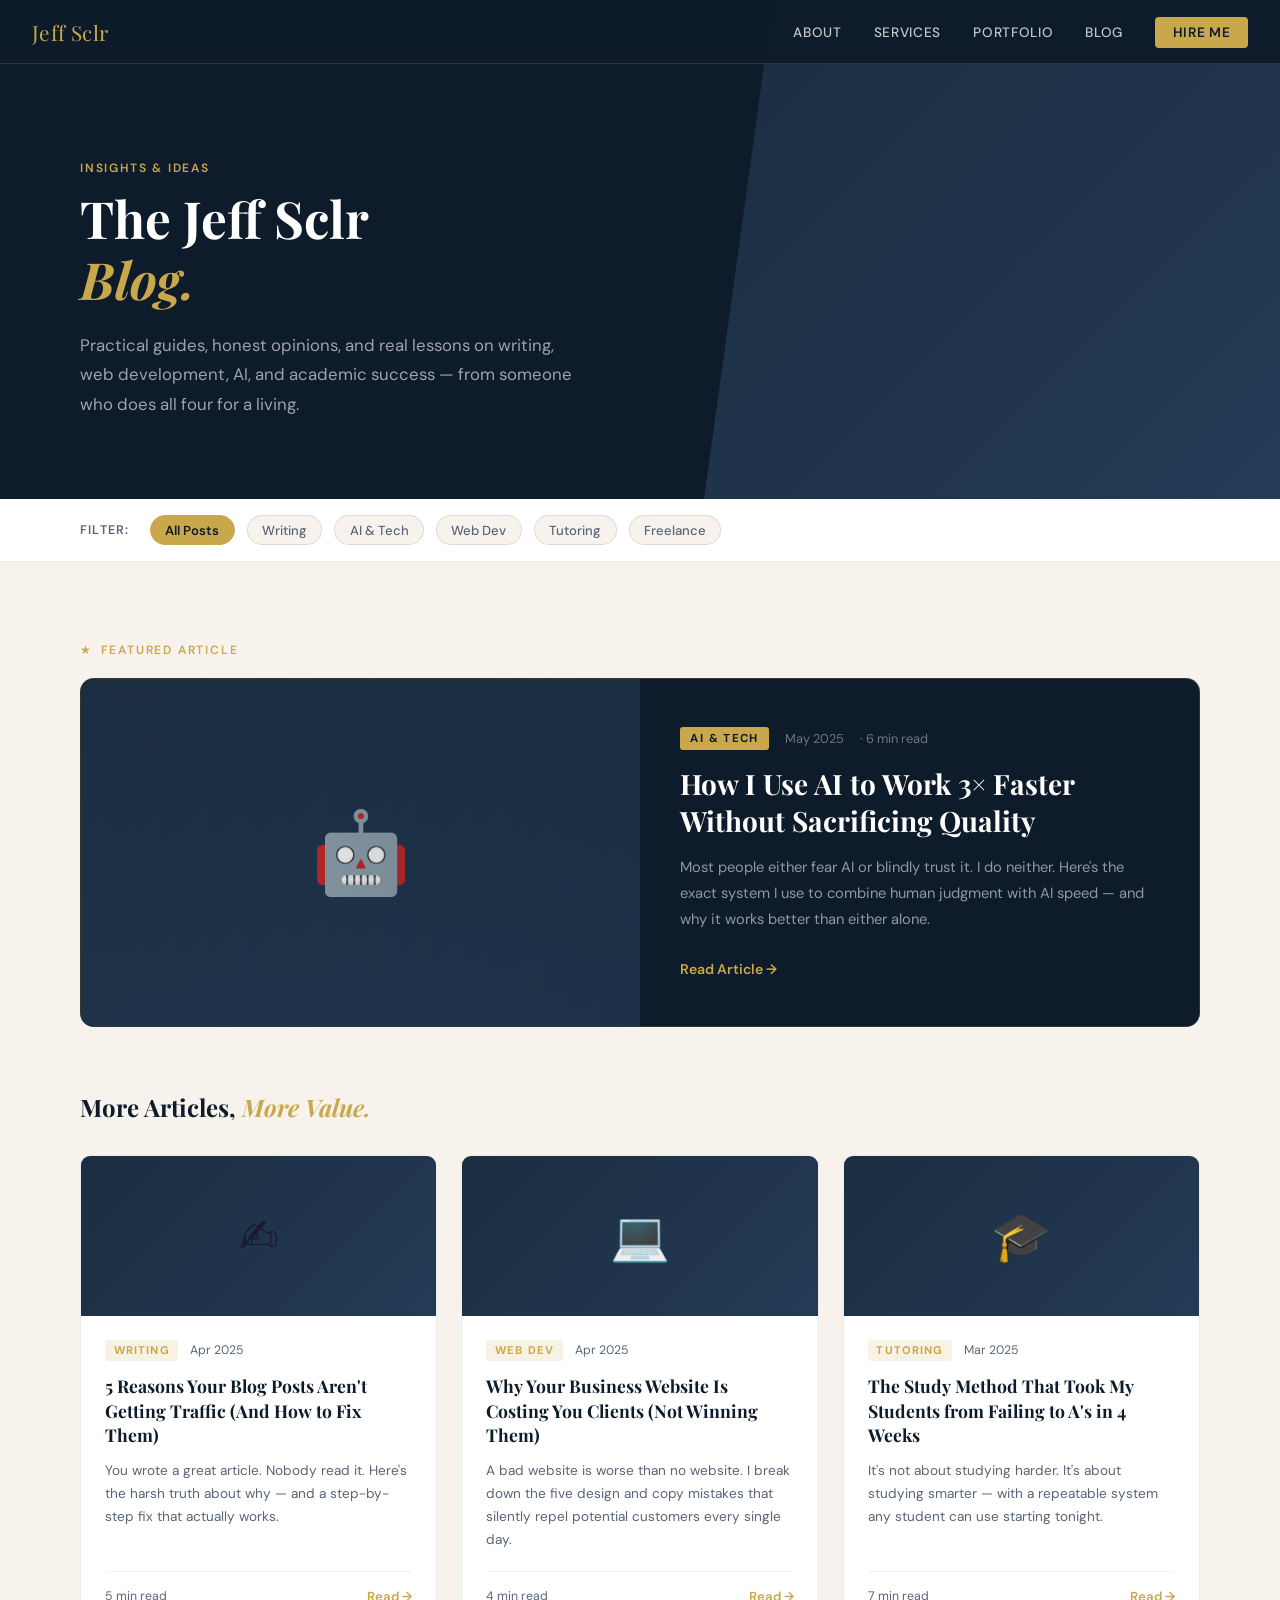
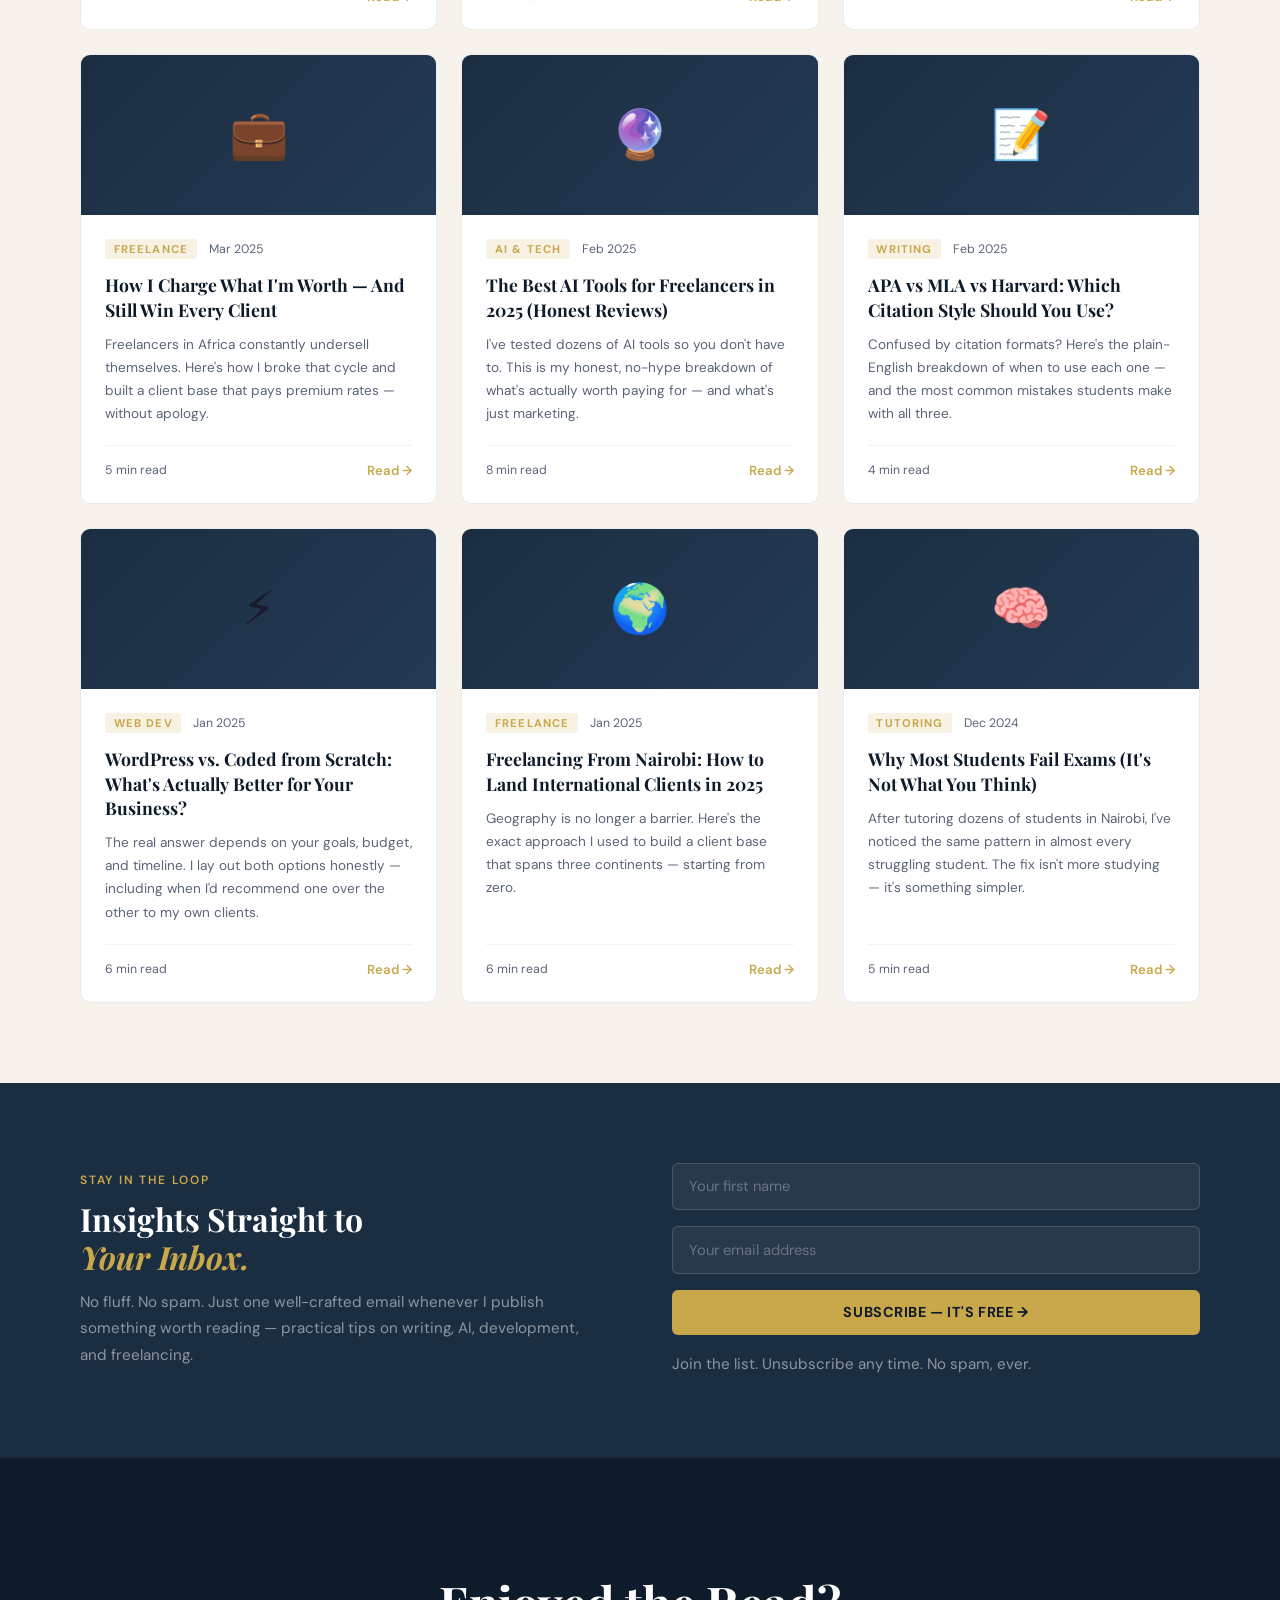
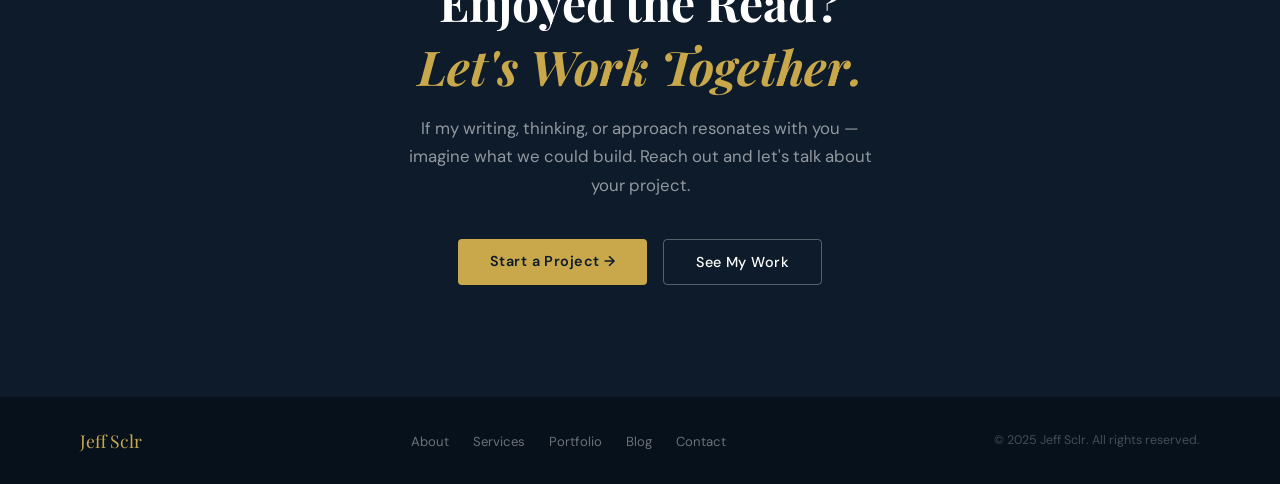
<file: blog.html>
<!DOCTYPE html>
<html lang="en">
<head>
<meta charset="UTF-8">
<meta name="viewport" content="width=device-width, initial-scale=1.0">
<title>Blog | Jeff Sclr</title>
<link rel="preconnect" href="https://fonts.googleapis.com">
<link rel="preconnect" href="https://fonts.gstatic.com" crossorigin>
<link href="https://fonts.googleapis.com/css2?family=Playfair+Display:ital,wght@0,400;0,700;1,400&family=DM+Sans:wght@300;400;500;600&display=swap" rel="stylesheet">
<style>
  *, *::before, *::after { box-sizing: border-box; margin: 0; padding: 0; }

  :root {
    --navy: #0d1b2a;
    --navy-mid: #1b2d41;
    --navy-light: #243b55;
    --gold: #c9a84c;
    --gold-light: #e8c97a;
    --cream: #f7f3ec;
    --text: #1a1a2e;
    --text-muted: #5a6478;
    --white: #ffffff;
    --border: rgba(201,168,76,0.2);
    --serif: 'Playfair Display', Georgia, serif;
    --sans: 'DM Sans', system-ui, sans-serif;
  }

  html { scroll-behavior: smooth; }
  body { font-family: var(--sans); background: var(--cream); color: var(--text); overflow-x: hidden; }

  /* ── NAV ── */
  nav {
    position: fixed; top: 0; width: 100%; z-index: 100;
    background: rgba(13,27,42,0.95);
    backdrop-filter: blur(12px);
    border-bottom: 1px solid var(--border);
    padding: 0 2rem;
    display: flex; align-items: center; justify-content: space-between;
    height: 64px;
  }
  .nav-logo { font-family: var(--serif); font-size: 1.3rem; color: var(--gold); letter-spacing: 0.02em; text-decoration: none; }
  .nav-links { display: flex; gap: 2rem; list-style: none; }
  .nav-links a { text-decoration: none; color: rgba(255,255,255,0.75); font-size: 0.85rem; font-weight: 500; letter-spacing: 0.05em; text-transform: uppercase; transition: color 0.2s; }
  .nav-links a:hover { color: var(--gold-light); }
  .nav-cta { background: var(--gold); color: var(--navy) !important; padding: 0.45rem 1.1rem; border-radius: 4px; font-weight: 600 !important; transition: background 0.2s !important; }
  .nav-cta:hover { background: var(--gold-light) !important; color: var(--navy) !important; }

  /* ── PAGE HERO ── */
  .page-hero {
    background: var(--navy);
    padding: 10rem 5rem 5rem;
    position: relative; overflow: hidden;
  }
  .page-hero::before {
    content: '';
    position: absolute; top: 0; right: 0;
    width: 45%; height: 100%;
    background: linear-gradient(135deg, var(--navy-mid) 0%, var(--navy-light) 100%);
    clip-path: polygon(12% 0, 100% 0, 100% 100%, 0 100%);
  }
  .page-hero-inner { position: relative; z-index: 2; max-width: 620px; animation: fadeUp 0.6s ease both 0.1s; }
  .section-label { font-size: 0.75rem; font-weight: 600; letter-spacing: 0.15em; text-transform: uppercase; color: var(--gold); margin-bottom: 0.75rem; display: block; }
  .page-hero h1 { font-family: var(--serif); font-size: clamp(2.2rem, 4vw, 3.4rem); color: var(--white); line-height: 1.2; font-weight: 700; margin-bottom: 1.25rem; }
  .page-hero h1 em { color: var(--gold); font-style: italic; }
  .page-hero p { font-size: 1.05rem; color: rgba(255,255,255,0.6); line-height: 1.75; max-width: 500px; }

  /* ── FILTER BAR ── */
  .filter-bar {
    background: var(--white);
    border-bottom: 1px solid rgba(0,0,0,0.07);
    padding: 1rem 5rem;
    display: flex; align-items: center; gap: 0.75rem;
    flex-wrap: wrap;
    position: sticky; top: 64px; z-index: 50;
  }
  .filter-label { font-size: 0.78rem; font-weight: 600; text-transform: uppercase; letter-spacing: 0.1em; color: var(--text-muted); margin-right: 0.5rem; }
  .filter-btn {
    font-family: var(--sans); font-size: 0.82rem; font-weight: 500;
    color: var(--text-muted); background: var(--cream);
    border: 1px solid rgba(0,0,0,0.1); border-radius: 20px;
    padding: 0.35rem 0.9rem; cursor: pointer;
    transition: all 0.2s;
  }
  .filter-btn:hover { border-color: var(--gold); color: var(--navy); }
  .filter-btn.active { background: var(--gold); color: var(--navy); border-color: var(--gold); font-weight: 600; }

  /* ── FEATURED POST ── */
  .blog-section { padding: 5rem; }
  .featured-label { font-size: 0.75rem; font-weight: 600; text-transform: uppercase; letter-spacing: 0.15em; color: var(--gold); margin-bottom: 1.25rem; display: flex; align-items: center; gap: 0.5rem; }
  .featured-label::before { content: '★'; }

  .featured-card {
    display: grid; grid-template-columns: 1fr 1fr;
    gap: 0; border-radius: 14px; overflow: hidden;
    background: var(--navy);
    border: 1px solid var(--border);
    margin-bottom: 4rem;
    transition: transform 0.25s, box-shadow 0.25s;
  }
  .featured-card:hover { transform: translateY(-4px); box-shadow: 0 16px 50px rgba(13,27,42,0.18); }
  .featured-img {
    background: linear-gradient(135deg, var(--navy-mid), var(--navy-light));
    display: flex; align-items: center; justify-content: center;
    font-size: 5rem; min-height: 320px;
    position: relative; overflow: hidden;
  }
  .featured-img::after {
    content: '';
    position: absolute; inset: 0;
    background: linear-gradient(to right, transparent, rgba(13,27,42,0.3));
  }
  .featured-body { padding: 3rem 2.5rem; display: flex; flex-direction: column; justify-content: center; }
  .post-meta { display: flex; align-items: center; gap: 1rem; margin-bottom: 1rem; flex-wrap: wrap; }
  .post-category {
    font-size: 0.72rem; font-weight: 700; text-transform: uppercase; letter-spacing: 0.12em;
    color: var(--navy); background: var(--gold); padding: 0.25rem 0.65rem; border-radius: 3px;
  }
  .post-date { font-size: 0.8rem; color: rgba(255,255,255,0.4); }
  .post-read { font-size: 0.8rem; color: rgba(255,255,255,0.4); }
  .featured-body h2 { font-family: var(--serif); font-size: 1.75rem; color: var(--white); font-weight: 700; line-height: 1.3; margin-bottom: 1rem; }
  .featured-body p { font-size: 0.92rem; color: rgba(255,255,255,0.55); line-height: 1.75; margin-bottom: 1.75rem; }
  .read-link { display: inline-flex; align-items: center; gap: 0.4rem; font-size: 0.88rem; font-weight: 600; color: var(--gold); text-decoration: none; transition: gap 0.2s; }
  .read-link:hover { gap: 0.65rem; }

  /* ── BLOG GRID ── */
  .grid-title { font-family: var(--serif); font-size: 1.5rem; color: var(--navy); font-weight: 700; margin-bottom: 2rem; }
  .grid-title em { color: var(--gold); font-style: italic; }
  .blog-grid { display: grid; grid-template-columns: repeat(3, 1fr); gap: 1.5rem; }

  .post-card {
    background: var(--white);
    border: 1px solid rgba(0,0,0,0.08);
    border-radius: 10px; overflow: hidden;
    transition: transform 0.25s, box-shadow 0.25s;
    display: flex; flex-direction: column;
    position: relative;
  }
  .post-card::before {
    content: '';
    position: absolute; top: 0; left: 0; right: 0;
    height: 3px; background: var(--gold);
    transform: scaleX(0); transform-origin: left;
    transition: transform 0.3s;
  }
  .post-card:hover { transform: translateY(-5px); box-shadow: 0 12px 40px rgba(0,0,0,0.1); }
  .post-card:hover::before { transform: scaleX(1); }

  .card-thumb {
    background: linear-gradient(135deg, var(--navy-mid), var(--navy-light));
    height: 160px; display: flex; align-items: center; justify-content: center;
    font-size: 3rem;
  }
  .card-body { padding: 1.5rem; flex: 1; display: flex; flex-direction: column; }
  .card-meta { display: flex; align-items: center; gap: 0.75rem; margin-bottom: 0.85rem; flex-wrap: wrap; }
  .card-cat { font-size: 0.7rem; font-weight: 700; text-transform: uppercase; letter-spacing: 0.1em; color: var(--navy); background: rgba(201,168,76,0.15); padding: 0.2rem 0.55rem; border-radius: 3px; color: var(--gold); }
  .card-date { font-size: 0.77rem; color: var(--text-muted); }
  .post-card h3 { font-family: var(--serif); font-size: 1.1rem; color: var(--navy); font-weight: 700; line-height: 1.4; margin-bottom: 0.65rem; }
  .post-card p { font-size: 0.85rem; color: var(--text-muted); line-height: 1.7; flex: 1; }
  .card-footer { display: flex; align-items: center; justify-content: space-between; margin-top: 1.25rem; padding-top: 1rem; border-top: 1px solid rgba(0,0,0,0.05); }
  .card-read { font-size: 0.77rem; color: var(--text-muted); }
  .card-link { font-size: 0.82rem; font-weight: 600; color: var(--gold); text-decoration: none; transition: letter-spacing 0.2s; }
  .card-link:hover { letter-spacing: 0.04em; }

  /* ── HIDDEN CARDS (filter) ── */
  .post-card.hidden { display: none; }

  /* ── NEWSLETTER ── */
  .newsletter-section {
    background: var(--navy-mid);
    padding: 5rem;
    display: grid; grid-template-columns: 1fr 1fr;
    gap: 4rem; align-items: center;
  }
  .newsletter-section h2 { font-family: var(--serif); font-size: clamp(1.7rem, 2.5vw, 2.3rem); color: var(--white); font-weight: 700; line-height: 1.2; margin-bottom: 0.75rem; }
  .newsletter-section h2 em { color: var(--gold); font-style: italic; }
  .newsletter-section p { font-size: 0.95rem; color: rgba(255,255,255,0.5); line-height: 1.75; }
  .newsletter-form { display: flex; flex-direction: column; gap: 1rem; }
  .nl-input {
    font-family: var(--sans); font-size: 0.92rem;
    background: rgba(255,255,255,0.06); color: var(--white);
    border: 1.5px solid rgba(255,255,255,0.15);
    border-radius: 6px; padding: 0.8rem 1rem;
    outline: none; transition: border-color 0.2s;
  }
  .nl-input::placeholder { color: rgba(255,255,255,0.3); }
  .nl-input:focus { border-color: var(--gold); }
  .btn-nl {
    background: var(--gold); color: var(--navy); border: none; cursor: pointer;
    font-family: var(--sans); font-size: 0.9rem; font-weight: 700;
    padding: 0.85rem 1.5rem; border-radius: 6px;
    letter-spacing: 0.04em; text-transform: uppercase;
    transition: background 0.2s, transform 0.2s;
  }
  .btn-nl:hover { background: var(--gold-light); transform: translateY(-2px); }
  .nl-note { font-size: 0.77rem; color: rgba(255,255,255,0.3); }

  /* ── CTA ── */
  .cta-section { background: var(--navy); text-align: center; padding: 7rem 5rem; }
  .cta-section h2 { font-family: var(--serif); font-size: clamp(2rem, 4vw, 3rem); color: var(--white); margin-bottom: 1rem; font-weight: 700; }
  .cta-section h2 em { color: var(--gold); font-style: italic; }
  .cta-section p { color: rgba(255,255,255,0.55); font-size: 1.05rem; max-width: 500px; margin: 0 auto 2.5rem; line-height: 1.7; }
  .cta-btns { display: flex; gap: 1rem; justify-content: center; flex-wrap: wrap; }
  .btn-primary { background: var(--gold); color: var(--navy); padding: 0.8rem 2rem; border-radius: 4px; font-weight: 600; font-size: 0.9rem; text-decoration: none; transition: background 0.2s, transform 0.2s; letter-spacing: 0.03em; }
  .btn-primary:hover { background: var(--gold-light); transform: translateY(-2px); }
  .btn-outline { border: 1px solid rgba(255,255,255,0.3); color: var(--white); padding: 0.8rem 2rem; border-radius: 4px; font-weight: 500; font-size: 0.9rem; text-decoration: none; transition: border-color 0.2s, transform 0.2s; letter-spacing: 0.03em; }
  .btn-outline:hover { border-color: var(--gold); color: var(--gold); transform: translateY(-2px); }

  /* ── FOOTER ── */
  footer { background: #07111b; padding: 2rem 5rem; display: flex; align-items: center; justify-content: space-between; flex-wrap: wrap; gap: 1rem; }
  .footer-logo { font-family: var(--serif); color: var(--gold); font-size: 1.1rem; text-decoration: none; }
  .footer-links { display: flex; gap: 1.5rem; list-style: none; }
  .footer-links a { font-size: 0.82rem; color: rgba(255,255,255,0.4); text-decoration: none; transition: color 0.2s; }
  .footer-links a:hover { color: var(--gold-light); }
  footer p { font-size: 0.78rem; color: rgba(255,255,255,0.25); }

  @keyframes fadeUp { from { opacity: 0; transform: translateY(24px); } to { opacity: 1; transform: translateY(0); } }

  @media (max-width: 900px) {
    nav { padding: 0 1.25rem; }
    .nav-links { display: none; }
    .page-hero { padding: 8rem 1.5rem 3rem; }
    .filter-bar { padding: 1rem 1.5rem; top: 64px; }
    .blog-section { padding: 3rem 1.5rem; }
    .featured-card { grid-template-columns: 1fr; }
    .featured-img { min-height: 200px; }
    .blog-grid { grid-template-columns: 1fr; }
    .newsletter-section { grid-template-columns: 1fr; gap: 2rem; padding: 4rem 1.5rem; }
    .cta-section { padding: 4rem 1.5rem; }
    footer { padding: 2rem 1.5rem; flex-direction: column; text-align: center; }
  }
</style>
</head>
<body>

<!-- NAV -->
<nav>
  <a href="index.html" class="nav-logo">Jeff Sclr</a>
  <ul class="nav-links">
    <li><a href="index.html#about">About</a></li>
    <li><a href="index.html#services">Services</a></li>
    <li><a href="portfolio.html">Portfolio</a></li>
    <li><a href="blog.html">Blog</a></li>
    <li><a href="contact.html" class="nav-cta">Hire Me</a></li>
  </ul>
</nav>

<!-- PAGE HERO -->
<div class="page-hero">
  <div class="page-hero-inner">
    <span class="section-label">Insights & Ideas</span>
    <h1>The Jeff Sclr<br><em>Blog.</em></h1>
    <p>Practical guides, honest opinions, and real lessons on writing, web development, AI, and academic success — from someone who does all four for a living.</p>
  </div>
</div>

<!-- FILTER BAR -->
<div class="filter-bar">
  <span class="filter-label">Filter:</span>
  <button class="filter-btn active" onclick="filterPosts('all', this)">All Posts</button>
  <button class="filter-btn" onclick="filterPosts('writing', this)">Writing</button>
  <button class="filter-btn" onclick="filterPosts('ai', this)">AI & Tech</button>
  <button class="filter-btn" onclick="filterPosts('webdev', this)">Web Dev</button>
  <button class="filter-btn" onclick="filterPosts('tutoring', this)">Tutoring</button>
  <button class="filter-btn" onclick="filterPosts('freelance', this)">Freelance</button>
</div>

<!-- BLOG SECTION -->
<section class="blog-section">

  <!-- FEATURED -->
  <div class="featured-label">Featured Article</div>
  <div class="featured-card" data-cat="ai">
    <div class="featured-img">🤖</div>
    <div class="featured-body">
      <div class="post-meta">
        <span class="post-category">AI & Tech</span>
        <span class="post-date">May 2025</span>
        <span class="post-read">· 6 min read</span>
      </div>
      <h2>How I Use AI to Work 3× Faster Without Sacrificing Quality</h2>
      <p>Most people either fear AI or blindly trust it. I do neither. Here's the exact system I use to combine human judgment with AI speed — and why it works better than either alone.</p>
      <a href="contact.html" class="read-link">Read Article →</a>
    </div>
  </div>

  <!-- GRID -->
  <h3 class="grid-title">More Articles, <em>More Value.</em></h3>
  <div class="blog-grid" id="blogGrid">

    <div class="post-card" data-cat="writing">
      <div class="card-thumb">✍️</div>
      <div class="card-body">
        <div class="card-meta">
          <span class="card-cat">Writing</span>
          <span class="card-date">Apr 2025</span>
        </div>
        <h3>5 Reasons Your Blog Posts Aren't Getting Traffic (And How to Fix Them)</h3>
        <p>You wrote a great article. Nobody read it. Here's the harsh truth about why — and a step-by-step fix that actually works.</p>
        <div class="card-footer">
          <span class="card-read">5 min read</span>
          <a href="contact.html" class="card-link">Read →</a>
        </div>
      </div>
    </div>

    <div class="post-card" data-cat="webdev">
      <div class="card-thumb">💻</div>
      <div class="card-body">
        <div class="card-meta">
          <span class="card-cat">Web Dev</span>
          <span class="card-date">Apr 2025</span>
        </div>
        <h3>Why Your Business Website Is Costing You Clients (Not Winning Them)</h3>
        <p>A bad website is worse than no website. I break down the five design and copy mistakes that silently repel potential customers every single day.</p>
        <div class="card-footer">
          <span class="card-read">4 min read</span>
          <a href="contact.html" class="card-link">Read →</a>
        </div>
      </div>
    </div>

    <div class="post-card" data-cat="tutoring">
      <div class="card-thumb">🎓</div>
      <div class="card-body">
        <div class="card-meta">
          <span class="card-cat">Tutoring</span>
          <span class="card-date">Mar 2025</span>
        </div>
        <h3>The Study Method That Took My Students from Failing to A's in 4 Weeks</h3>
        <p>It's not about studying harder. It's about studying smarter — with a repeatable system any student can use starting tonight.</p>
        <div class="card-footer">
          <span class="card-read">7 min read</span>
          <a href="contact.html" class="card-link">Read →</a>
        </div>
      </div>
    </div>

    <div class="post-card" data-cat="freelance">
      <div class="card-thumb">💼</div>
      <div class="card-body">
        <div class="card-meta">
          <span class="card-cat">Freelance</span>
          <span class="card-date">Mar 2025</span>
        </div>
        <h3>How I Charge What I'm Worth — And Still Win Every Client</h3>
        <p>Freelancers in Africa constantly undersell themselves. Here's how I broke that cycle and built a client base that pays premium rates — without apology.</p>
        <div class="card-footer">
          <span class="card-read">5 min read</span>
          <a href="contact.html" class="card-link">Read →</a>
        </div>
      </div>
    </div>

    <div class="post-card" data-cat="ai">
      <div class="card-thumb">🔮</div>
      <div class="card-body">
        <div class="card-meta">
          <span class="card-cat">AI & Tech</span>
          <span class="card-date">Feb 2025</span>
        </div>
        <h3>The Best AI Tools for Freelancers in 2025 (Honest Reviews)</h3>
        <p>I've tested dozens of AI tools so you don't have to. This is my honest, no-hype breakdown of what's actually worth paying for — and what's just marketing.</p>
        <div class="card-footer">
          <span class="card-read">8 min read</span>
          <a href="contact.html" class="card-link">Read →</a>
        </div>
      </div>
    </div>

    <div class="post-card" data-cat="writing">
      <div class="card-thumb">📝</div>
      <div class="card-body">
        <div class="card-meta">
          <span class="card-cat">Writing</span>
          <span class="card-date">Feb 2025</span>
        </div>
        <h3>APA vs MLA vs Harvard: Which Citation Style Should You Use?</h3>
        <p>Confused by citation formats? Here's the plain-English breakdown of when to use each one — and the most common mistakes students make with all three.</p>
        <div class="card-footer">
          <span class="card-read">4 min read</span>
          <a href="contact.html" class="card-link">Read →</a>
        </div>
      </div>
    </div>

    <div class="post-card" data-cat="webdev">
      <div class="card-thumb">⚡</div>
      <div class="card-body">
        <div class="card-meta">
          <span class="card-cat">Web Dev</span>
          <span class="card-date">Jan 2025</span>
        </div>
        <h3>WordPress vs. Coded from Scratch: What's Actually Better for Your Business?</h3>
        <p>The real answer depends on your goals, budget, and timeline. I lay out both options honestly — including when I'd recommend one over the other to my own clients.</p>
        <div class="card-footer">
          <span class="card-read">6 min read</span>
          <a href="contact.html" class="card-link">Read →</a>
        </div>
      </div>
    </div>

    <div class="post-card" data-cat="freelance">
      <div class="card-thumb">🌍</div>
      <div class="card-body">
        <div class="card-meta">
          <span class="card-cat">Freelance</span>
          <span class="card-date">Jan 2025</span>
        </div>
        <h3>Freelancing From Nairobi: How to Land International Clients in 2025</h3>
        <p>Geography is no longer a barrier. Here's the exact approach I used to build a client base that spans three continents — starting from zero.</p>
        <div class="card-footer">
          <span class="card-read">6 min read</span>
          <a href="contact.html" class="card-link">Read →</a>
        </div>
      </div>
    </div>

    <div class="post-card" data-cat="tutoring">
      <div class="card-thumb">🧠</div>
      <div class="card-body">
        <div class="card-meta">
          <span class="card-cat">Tutoring</span>
          <span class="card-date">Dec 2024</span>
        </div>
        <h3>Why Most Students Fail Exams (It's Not What You Think)</h3>
        <p>After tutoring dozens of students in Nairobi, I've noticed the same pattern in almost every struggling student. The fix isn't more studying — it's something simpler.</p>
        <div class="card-footer">
          <span class="card-read">5 min read</span>
          <a href="contact.html" class="card-link">Read →</a>
        </div>
      </div>
    </div>

  </div>
</section>

<!-- NEWSLETTER -->
<section class="newsletter-section">
  <div>
    <span class="section-label">Stay in the Loop</span>
    <h2>Insights Straight to<br><em>Your Inbox.</em></h2>
    <p>No fluff. No spam. Just one well-crafted email whenever I publish something worth reading — practical tips on writing, AI, development, and freelancing.</p>
  </div>
  <div class="newsletter-form" id="nlForm">
    <input class="nl-input" type="text" id="nlName" placeholder="Your first name">
    <input class="nl-input" type="email" id="nlEmail" placeholder="Your email address">
    <button class="btn-nl" onclick="subscribeNewsletter()">Subscribe — It's Free →</button>
    <p class="nl-note">Join the list. Unsubscribe any time. No spam, ever.</p>
  </div>
</section>

<!-- CTA -->
<section class="cta-section">
  <h2>Enjoyed the Read?<br><em>Let's Work Together.</em></h2>
  <p>If my writing, thinking, or approach resonates with you — imagine what we could build. Reach out and let's talk about your project.</p>
  <div class="cta-btns">
    <a href="contact.html" class="btn-primary">Start a Project →</a>
    <a href="portfolio.html" class="btn-outline">See My Work</a>
  </div>
</section>

<!-- FOOTER -->
<footer>
  <a href="index.html" class="footer-logo">Jeff Sclr</a>
  <ul class="footer-links">
    <li><a href="index.html#about">About</a></li>
    <li><a href="index.html#services">Services</a></li>
    <li><a href="portfolio.html">Portfolio</a></li>
    <li><a href="blog.html">Blog</a></li>
    <li><a href="contact.html">Contact</a></li>
  </ul>
  <p>© 2025 Jeff Sclr. All rights reserved.</p>
</footer>

<script>
  function filterPosts(cat, btn) {
    document.querySelectorAll('.filter-btn').forEach(b => b.classList.remove('active'));
    btn.classList.add('active');

    const cards = document.querySelectorAll('.post-card');
    cards.forEach(card => {
      if (cat === 'all' || card.dataset.cat === cat) {
        card.classList.remove('hidden');
      } else {
        card.classList.add('hidden');
      }
    });

    // Featured card
    const featured = document.querySelector('.featured-card');
    if (cat === 'all' || featured.dataset.cat === cat) {
      featured.style.display = '';
      document.querySelector('.featured-label').style.display = '';
    } else {
      featured.style.display = 'none';
      document.querySelector('.featured-label').style.display = 'none';
    }
  }

  function subscribeNewsletter() {
    const name = document.getElementById('nlName').value.trim();
    const email = document.getElementById('nlEmail').value.trim();
    if (!name || !email) { alert('Please enter your name and email.'); return; }

    // Send to Jeff via mailto
    const subject = encodeURIComponent('Newsletter Subscription from ' + name);
    const body = encodeURIComponent('Name: ' + name + '\nEmail: ' + email + '\n\nPlease add me to your newsletter list.');
    window.location.href = 'mailto:mwasyajapheth6310@gmail.com?subject=' + subject + '&body=' + body;

    document.getElementById('nlForm').innerHTML = `
      <div style="text-align:center; padding: 1.5rem 0;">
        <div style="font-size:2.5rem; margin-bottom:0.75rem;">🎉</div>
        <h3 style="font-family:var(--serif); color:var(--white); font-size:1.4rem; margin-bottom:0.5rem;">You're In!</h3>
        <p style="color:rgba(255,255,255,0.5); font-size:0.9rem;">Thanks ${name}! You'll get my next article straight to your inbox.</p>
      </div>
    `;
  }
</script>
</body>
</html>
</file>
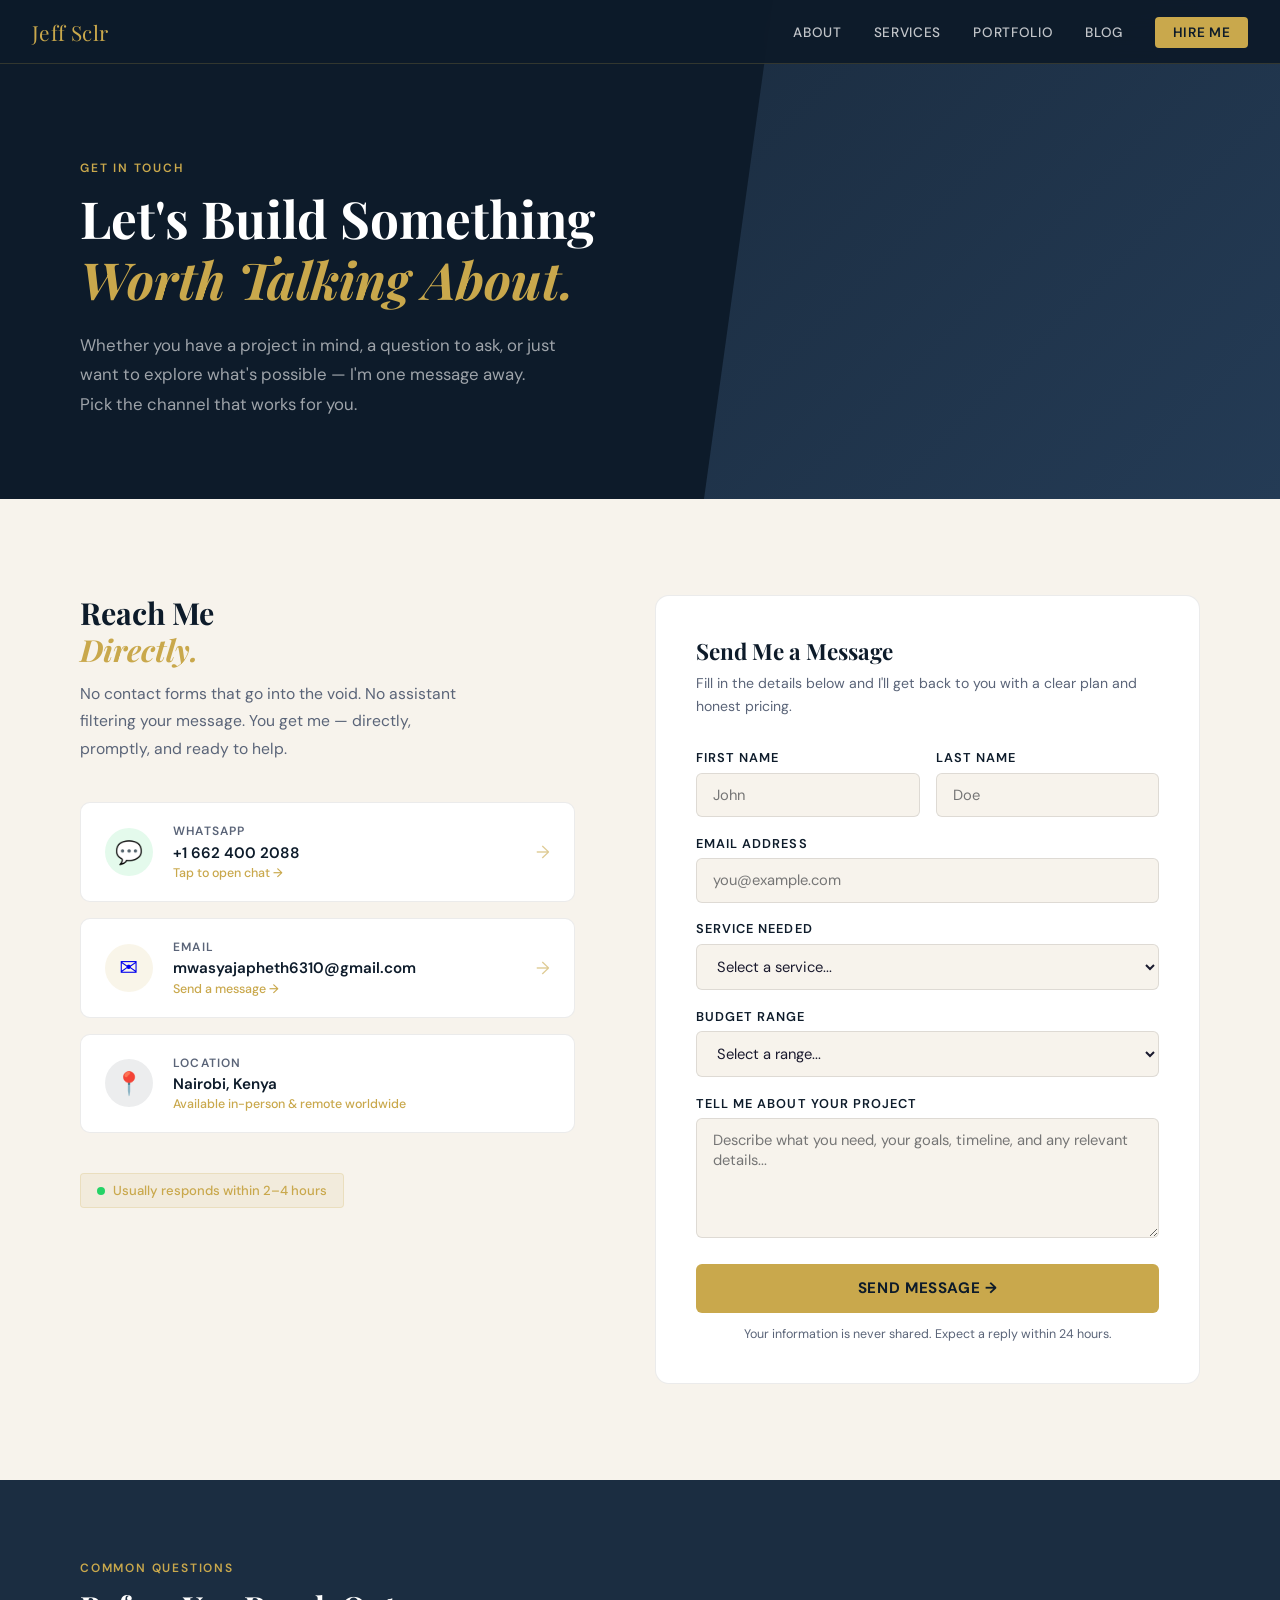
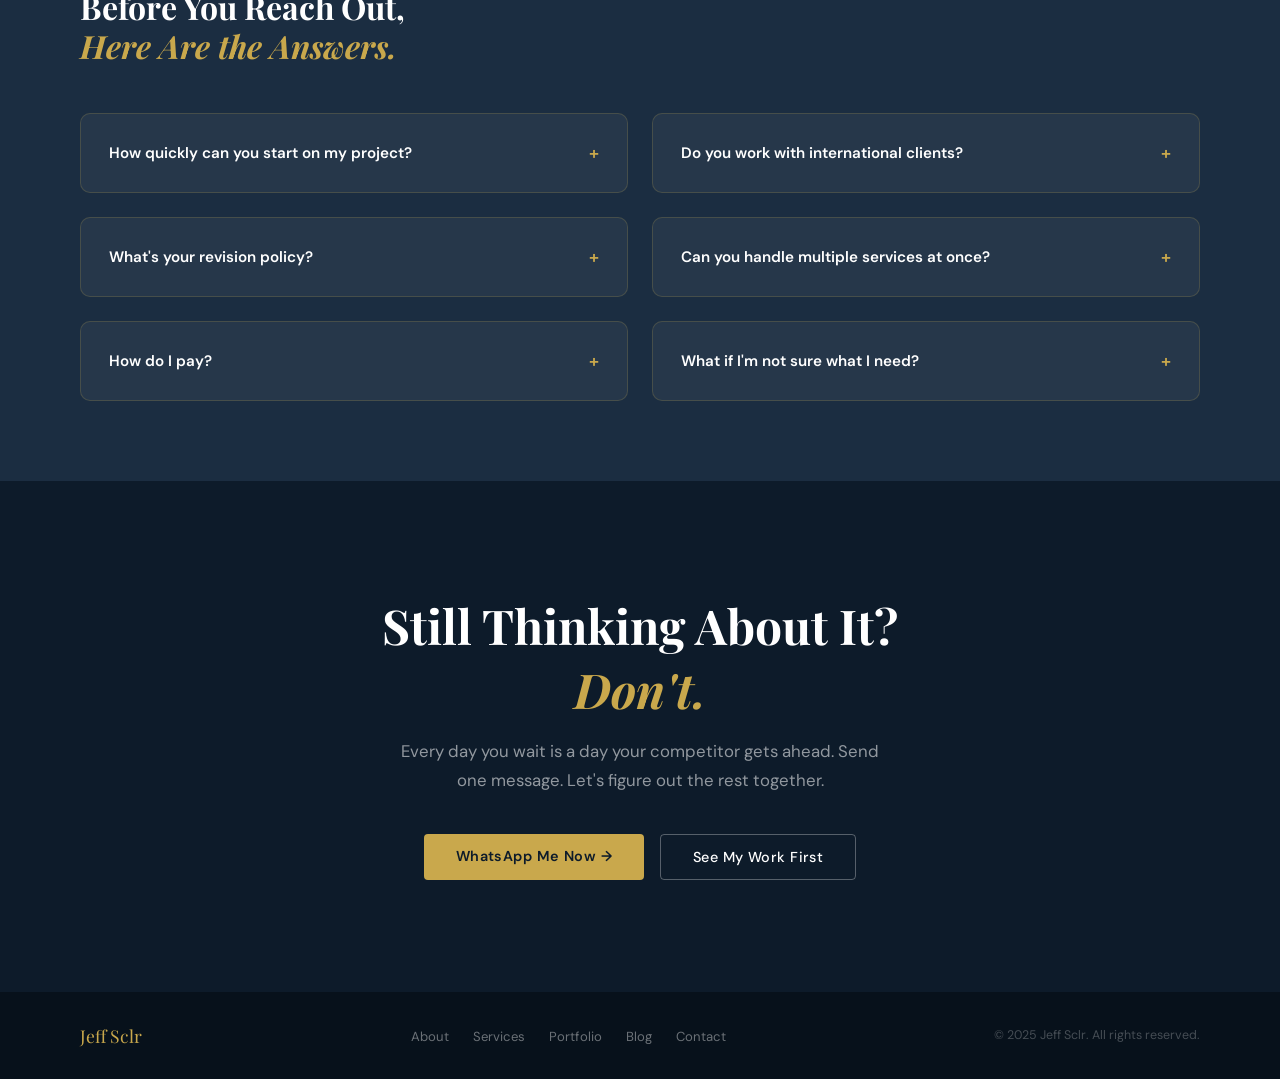
<file: contact.html>
<!DOCTYPE html>
<html lang="en">
<head>
<meta charset="UTF-8">
<meta name="viewport" content="width=device-width, initial-scale=1.0">
<title>Contact | Jeff Sclr</title>
<link rel="preconnect" href="https://fonts.googleapis.com">
<link rel="preconnect" href="https://fonts.gstatic.com" crossorigin>
<link href="https://fonts.googleapis.com/css2?family=Playfair+Display:ital,wght@0,400;0,700;1,400&family=DM+Sans:wght@300;400;500;600&display=swap" rel="stylesheet">
<style>
  *, *::before, *::after { box-sizing: border-box; margin: 0; padding: 0; }

  :root {
    --navy: #0d1b2a;
    --navy-mid: #1b2d41;
    --navy-light: #243b55;
    --gold: #c9a84c;
    --gold-light: #e8c97a;
    --cream: #f7f3ec;
    --text: #1a1a2e;
    --text-muted: #5a6478;
    --white: #ffffff;
    --border: rgba(201,168,76,0.2);
    --serif: 'Playfair Display', Georgia, serif;
    --sans: 'DM Sans', system-ui, sans-serif;
  }

  html { scroll-behavior: smooth; }

  body {
    font-family: var(--sans);
    background: var(--cream);
    color: var(--text);
    overflow-x: hidden;
  }

  /* ── NAV ── */
  nav {
    position: fixed; top: 0; width: 100%; z-index: 100;
    background: rgba(13,27,42,0.95);
    backdrop-filter: blur(12px);
    border-bottom: 1px solid var(--border);
    padding: 0 2rem;
    display: flex; align-items: center; justify-content: space-between;
    height: 64px;
  }
  .nav-logo {
    font-family: var(--serif); font-size: 1.3rem;
    color: var(--gold); letter-spacing: 0.02em; text-decoration: none;
  }
  .nav-links { display: flex; gap: 2rem; list-style: none; }
  .nav-links a {
    text-decoration: none; color: rgba(255,255,255,0.75);
    font-size: 0.85rem; font-weight: 500; letter-spacing: 0.05em;
    text-transform: uppercase; transition: color 0.2s;
  }
  .nav-links a:hover { color: var(--gold-light); }
  .nav-cta {
    background: var(--gold); color: var(--navy) !important;
    padding: 0.45rem 1.1rem; border-radius: 4px; font-weight: 600 !important;
    transition: background 0.2s !important;
  }
  .nav-cta:hover { background: var(--gold-light) !important; color: var(--navy) !important; }

  /* ── PAGE HERO ── */
  .page-hero {
    background: var(--navy);
    padding: 10rem 5rem 5rem;
    position: relative; overflow: hidden;
  }
  .page-hero::before {
    content: '';
    position: absolute; top: 0; right: 0;
    width: 45%; height: 100%;
    background: linear-gradient(135deg, var(--navy-mid) 0%, var(--navy-light) 100%);
    clip-path: polygon(12% 0, 100% 0, 100% 100%, 0 100%);
  }
  .page-hero-inner { position: relative; z-index: 2; max-width: 600px; }
  .page-hero .section-label {
    font-size: 0.75rem; font-weight: 600; letter-spacing: 0.15em;
    text-transform: uppercase; color: var(--gold);
    margin-bottom: 0.75rem; display: block;
  }
  .page-hero h1 {
    font-family: var(--serif); font-size: clamp(2.2rem, 4vw, 3.4rem);
    color: var(--white); line-height: 1.2; font-weight: 700;
    margin-bottom: 1.25rem;
  }
  .page-hero h1 em { color: var(--gold); font-style: italic; }
  .page-hero p {
    font-size: 1.05rem; color: rgba(255,255,255,0.6);
    line-height: 1.75; max-width: 480px;
  }

  /* ── CONTACT LAYOUT ── */
  .contact-section {
    padding: 6rem 5rem;
    display: grid; grid-template-columns: 1fr 1.1fr;
    gap: 5rem; align-items: start;
    background: var(--cream);
  }

  /* ── LEFT: CONTACT INFO ── */
  .contact-info h2 {
    font-family: var(--serif); font-size: 1.9rem;
    color: var(--navy); font-weight: 700;
    margin-bottom: 0.75rem; line-height: 1.2;
  }
  .contact-info h2 em { color: var(--gold); font-style: italic; }
  .contact-info > p {
    font-size: 0.98rem; color: var(--text-muted);
    line-height: 1.75; margin-bottom: 2.5rem; max-width: 400px;
  }

  .contact-channels { display: flex; flex-direction: column; gap: 1rem; margin-bottom: 2.5rem; }

  .channel-card {
    display: flex; align-items: center; gap: 1.25rem;
    padding: 1.25rem 1.5rem;
    background: var(--white);
    border: 1px solid rgba(0,0,0,0.08);
    border-radius: 10px;
    text-decoration: none;
    transition: transform 0.2s, box-shadow 0.2s, border-color 0.2s;
    position: relative; overflow: hidden;
  }
  .channel-card::before {
    content: '';
    position: absolute; left: 0; top: 0; bottom: 0;
    width: 3px; background: var(--gold);
    transform: scaleY(0); transform-origin: bottom;
    transition: transform 0.25s;
  }
  .channel-card:hover { transform: translateY(-3px); box-shadow: 0 10px 30px rgba(0,0,0,0.09); border-color: var(--border); }
  .channel-card:hover::before { transform: scaleY(1); }

  .channel-icon {
    width: 48px; height: 48px; border-radius: 50%;
    display: flex; align-items: center; justify-content: center;
    font-size: 1.4rem; flex-shrink: 0;
  }
  .channel-icon.whatsapp { background: rgba(37,211,102,0.12); }
  .channel-icon.email { background: rgba(201,168,76,0.12); }
  .channel-icon.location { background: rgba(13,27,42,0.08); }

  .channel-text { flex: 1; }
  .channel-label {
    font-size: 0.75rem; font-weight: 600; text-transform: uppercase;
    letter-spacing: 0.1em; color: var(--text-muted); margin-bottom: 0.2rem;
  }
  .channel-value {
    font-size: 0.95rem; font-weight: 600; color: var(--navy);
  }
  .channel-action {
    font-size: 0.78rem; color: var(--gold); font-weight: 500;
    margin-top: 0.15rem;
  }
  .channel-arrow {
    font-size: 1.1rem; color: var(--gold); opacity: 0.6;
    transition: transform 0.2s;
  }
  .channel-card:hover .channel-arrow { transform: translateX(4px); opacity: 1; }

  /* Response time badge */
  .response-badge {
    display: inline-flex; align-items: center; gap: 0.5rem;
    background: rgba(201,168,76,0.1);
    border: 1px solid var(--border);
    border-radius: 4px; padding: 0.5rem 1rem;
    font-size: 0.82rem; color: var(--gold); font-weight: 500;
  }
  .response-dot {
    width: 8px; height: 8px; border-radius: 50%;
    background: #25d366;
    box-shadow: 0 0 0 0 rgba(37,211,102,0.4);
    animation: pulse 2s infinite;
  }
  @keyframes pulse {
    0% { box-shadow: 0 0 0 0 rgba(37,211,102,0.4); }
    70% { box-shadow: 0 0 0 8px rgba(37,211,102,0); }
    100% { box-shadow: 0 0 0 0 rgba(37,211,102,0); }
  }

  /* ── RIGHT: FORM ── */
  .contact-form-wrap {
    background: var(--white);
    border: 1px solid rgba(0,0,0,0.08);
    border-radius: 14px; padding: 2.5rem;
  }
  .form-title {
    font-family: var(--serif); font-size: 1.4rem;
    color: var(--navy); font-weight: 700; margin-bottom: 0.4rem;
  }
  .form-sub {
    font-size: 0.88rem; color: var(--text-muted);
    margin-bottom: 2rem; line-height: 1.6;
  }

  .form-row { display: grid; grid-template-columns: 1fr 1fr; gap: 1rem; }
  .form-group { display: flex; flex-direction: column; gap: 0.4rem; margin-bottom: 1.1rem; }
  .form-group label {
    font-size: 0.8rem; font-weight: 600; text-transform: uppercase;
    letter-spacing: 0.08em; color: var(--navy);
  }
  .form-group input,
  .form-group select,
  .form-group textarea {
    font-family: var(--sans); font-size: 0.92rem;
    background: var(--cream); color: var(--text);
    border: 1.5px solid rgba(0,0,0,0.1);
    border-radius: 6px; padding: 0.7rem 1rem;
    outline: none; transition: border-color 0.2s, background 0.2s;
    width: 100%;
  }
  .form-group input:focus,
  .form-group select:focus,
  .form-group textarea:focus {
    border-color: var(--gold);
    background: #fff;
  }
  .form-group textarea { resize: vertical; min-height: 120px; }
  .form-group select { cursor: pointer; }

  .btn-submit {
    width: 100%; background: var(--gold); color: var(--navy);
    border: none; cursor: pointer;
    font-family: var(--sans); font-size: 0.95rem; font-weight: 700;
    padding: 0.9rem 2rem; border-radius: 6px;
    letter-spacing: 0.04em; text-transform: uppercase;
    transition: background 0.2s, transform 0.2s;
    margin-top: 0.5rem;
  }
  .btn-submit:hover { background: var(--gold-light); transform: translateY(-2px); }

  .form-note {
    font-size: 0.78rem; color: var(--text-muted);
    text-align: center; margin-top: 0.75rem; line-height: 1.5;
  }

  /* ── SUCCESS MESSAGE ── */
  .form-success {
    display: none; text-align: center; padding: 2rem 0;
  }
  .form-success .success-icon { font-size: 3rem; margin-bottom: 1rem; }
  .form-success h3 {
    font-family: var(--serif); font-size: 1.5rem;
    color: var(--navy); margin-bottom: 0.5rem;
  }
  .form-success p { font-size: 0.9rem; color: var(--text-muted); line-height: 1.6; }

  /* ── FAQ STRIP ── */
  .faq-section {
    background: var(--navy-mid);
    padding: 5rem;
  }
  .faq-section .section-label {
    font-size: 0.75rem; font-weight: 600; letter-spacing: 0.15em;
    text-transform: uppercase; color: var(--gold); margin-bottom: 0.75rem; display: block;
  }
  .faq-section h2 {
    font-family: var(--serif); font-size: clamp(1.7rem, 2.5vw, 2.3rem);
    color: var(--white); font-weight: 700; margin-bottom: 3rem; line-height: 1.2;
  }
  .faq-section h2 em { color: var(--gold); font-style: italic; }
  .faq-grid { display: grid; grid-template-columns: 1fr 1fr; gap: 1.5rem; }
  .faq-item {
    background: rgba(255,255,255,0.05);
    border: 1px solid var(--border);
    border-radius: 10px; padding: 1.75rem;
    cursor: pointer; transition: background 0.2s;
  }
  .faq-item:hover { background: rgba(255,255,255,0.08); }
  .faq-q {
    font-size: 0.95rem; font-weight: 600; color: var(--white);
    display: flex; justify-content: space-between; align-items: center;
    gap: 1rem;
  }
  .faq-q span { font-size: 1.1rem; color: var(--gold); transition: transform 0.25s; }
  .faq-item.open .faq-q span { transform: rotate(45deg); }
  .faq-a {
    font-size: 0.87rem; color: rgba(255,255,255,0.5);
    line-height: 1.7; max-height: 0; overflow: hidden;
    transition: max-height 0.35s ease, margin-top 0.25s;
  }
  .faq-item.open .faq-a { max-height: 200px; margin-top: 0.85rem; }

  /* ── CTA ── */
  .cta-section {
    background: var(--navy); text-align: center;
    padding: 7rem 5rem;
  }
  .cta-section h2 {
    font-family: var(--serif); font-size: clamp(2rem, 4vw, 3rem);
    color: var(--white); margin-bottom: 1rem; font-weight: 700;
  }
  .cta-section h2 em { color: var(--gold); font-style: italic; }
  .cta-section p { color: rgba(255,255,255,0.55); font-size: 1.05rem; max-width: 500px; margin: 0 auto 2.5rem; line-height: 1.7; }
  .cta-btns { display: flex; gap: 1rem; justify-content: center; flex-wrap: wrap; }
  .btn-primary {
    background: var(--gold); color: var(--navy);
    padding: 0.8rem 2rem; border-radius: 4px;
    font-weight: 600; font-size: 0.9rem; text-decoration: none;
    transition: background 0.2s, transform 0.2s;
    letter-spacing: 0.03em;
  }
  .btn-primary:hover { background: var(--gold-light); transform: translateY(-2px); }
  .btn-outline {
    border: 1px solid rgba(255,255,255,0.3); color: var(--white);
    padding: 0.8rem 2rem; border-radius: 4px;
    font-weight: 500; font-size: 0.9rem; text-decoration: none;
    transition: border-color 0.2s, transform 0.2s;
    letter-spacing: 0.03em;
  }
  .btn-outline:hover { border-color: var(--gold); color: var(--gold); transform: translateY(-2px); }

  /* ── FOOTER ── */
  footer {
    background: #07111b;
    padding: 2rem 5rem;
    display: flex; align-items: center; justify-content: space-between;
    flex-wrap: wrap; gap: 1rem;
  }
  .footer-logo { font-family: var(--serif); color: var(--gold); font-size: 1.1rem; text-decoration: none; }
  .footer-links { display: flex; gap: 1.5rem; list-style: none; }
  .footer-links a { font-size: 0.82rem; color: rgba(255,255,255,0.4); text-decoration: none; transition: color 0.2s; }
  .footer-links a:hover { color: var(--gold-light); }
  footer p { font-size: 0.78rem; color: rgba(255,255,255,0.25); }

  /* ── ANIMATIONS ── */
  @keyframes fadeUp {
    from { opacity: 0; transform: translateY(24px); }
    to { opacity: 1; transform: translateY(0); }
  }
  .page-hero-inner { animation: fadeUp 0.6s ease both 0.1s; }

  /* ── RESPONSIVE ── */
  @media (max-width: 900px) {
    nav { padding: 0 1.25rem; }
    .nav-links { display: none; }
    .page-hero { padding: 8rem 1.5rem 3rem; }
    .contact-section { grid-template-columns: 1fr; gap: 2.5rem; padding: 4rem 1.5rem; }
    .form-row { grid-template-columns: 1fr; }
    .faq-section { padding: 4rem 1.5rem; }
    .faq-grid { grid-template-columns: 1fr; }
    .cta-section { padding: 4rem 1.5rem; }
    footer { padding: 2rem 1.5rem; flex-direction: column; text-align: center; }
  }
</style>
</head>
<body>

<!-- NAV -->
<nav>
  <a href="index.html" class="nav-logo">Jeff Sclr</a>
  <ul class="nav-links">
    <li><a href="index.html#about">About</a></li>
    <li><a href="index.html#services">Services</a></li>
    <li><a href="portfolio.html">Portfolio</a></li>
    <li><a href="blog.html">Blog</a></li>
    <li><a href="contact.html" class="nav-cta">Hire Me</a></li>
  </ul>
</nav>

<!-- PAGE HERO -->
<div class="page-hero">
  <div class="page-hero-inner">
    <span class="section-label">Get In Touch</span>
    <h1>Let's Build Something<br><em>Worth Talking About.</em></h1>
    <p>Whether you have a project in mind, a question to ask, or just want to explore what's possible — I'm one message away. Pick the channel that works for you.</p>
  </div>
</div>

<!-- CONTACT SECTION -->
<div class="contact-section">

  <!-- LEFT: INFO -->
  <div class="contact-info">
    <h2>Reach Me<br><em>Directly.</em></h2>
    <p>No contact forms that go into the void. No assistant filtering your message. You get me — directly, promptly, and ready to help.</p>

    <div class="contact-channels">

      <!-- WhatsApp -->
      <a class="channel-card" href="https://wa.me/16624002088" target="_blank" rel="noopener">
        <div class="channel-icon whatsapp">💬</div>
        <div class="channel-text">
          <div class="channel-label">WhatsApp</div>
          <div class="channel-value">+1 662 400 2088</div>
          <div class="channel-action">Tap to open chat →</div>
        </div>
        <div class="channel-arrow">→</div>
      </a>

      <!-- Email -->
      <a class="channel-card" href="mailto:mwasyajapheth6310@gmail.com" target="_blank" rel="noopener">
        <div class="channel-icon email">✉️</div>
        <div class="channel-text">
          <div class="channel-label">Email</div>
          <div class="channel-value">mwasyajapheth6310@gmail.com</div>
          <div class="channel-action">Send a message →</div>
        </div>
        <div class="channel-arrow">→</div>
      </a>

      <!-- Location -->
      <div class="channel-card" style="cursor:default;">
        <div class="channel-icon location">📍</div>
        <div class="channel-text">
          <div class="channel-label">Location</div>
          <div class="channel-value">Nairobi, Kenya</div>
          <div class="channel-action">Available in-person & remote worldwide</div>
        </div>
      </div>

    </div>

    <div class="response-badge">
      <div class="response-dot"></div>
      Usually responds within 2–4 hours
    </div>
  </div>

  <!-- RIGHT: FORM -->
  <div class="contact-form-wrap">
    <div id="contactForm">
      <p class="form-title">Send Me a Message</p>
      <p class="form-sub">Fill in the details below and I'll get back to you with a clear plan and honest pricing.</p>

      <div class="form-row">
        <div class="form-group">
          <label for="fname">First Name</label>
          <input type="text" id="fname" placeholder="John" required>
        </div>
        <div class="form-group">
          <label for="lname">Last Name</label>
          <input type="text" id="lname" placeholder="Doe" required>
        </div>
      </div>

      <div class="form-group">
        <label for="email">Email Address</label>
        <input type="email" id="email" placeholder="you@example.com" required>
      </div>

      <div class="form-group">
        <label for="service">Service Needed</label>
        <select id="service">
          <option value="" disabled selected>Select a service...</option>
          <option>Writing &amp; Content</option>
          <option>Academic Tutoring</option>
          <option>AI Training &amp; Services</option>
          <option>Web Development</option>
          <option>Not sure — I need advice</option>
        </select>
      </div>

      <div class="form-group">
        <label for="budget">Budget Range</label>
        <select id="budget">
          <option value="" disabled selected>Select a range...</option>
          <option>Under $50</option>
          <option>$50 – $150</option>
          <option>$150 – $500</option>
          <option>$500 – $1,000</option>
          <option>$1,000+</option>
          <option>Let's discuss</option>
        </select>
      </div>

      <div class="form-group">
        <label for="message">Tell Me About Your Project</label>
        <textarea id="message" placeholder="Describe what you need, your goals, timeline, and any relevant details..."></textarea>
      </div>

      <button class="btn-submit" onclick="submitForm()">Send Message →</button>
      <p class="form-note">Your information is never shared. Expect a reply within 24 hours.</p>
    </div>

    <!-- SUCCESS STATE -->
    <div class="form-success" id="formSuccess">
      <div class="success-icon">✅</div>
      <h3>Message Sent!</h3>
      <p>Thanks for reaching out. I've received your message and will get back to you within 24 hours. In the meantime, feel free to WhatsApp me if it's urgent.</p>
    </div>
  </div>
</div>

<!-- FAQ -->
<section class="faq-section">
  <span class="section-label">Common Questions</span>
  <h2>Before You Reach Out,<br><em>Here Are the Answers.</em></h2>
  <div class="faq-grid">
    <div class="faq-item" onclick="toggleFaq(this)">
      <div class="faq-q">How quickly can you start on my project? <span>+</span></div>
      <div class="faq-a">For most projects I can begin within 24–48 hours of confirming the scope and receiving an initial deposit. Urgent same-day projects are sometimes possible — just ask.</div>
    </div>
    <div class="faq-item" onclick="toggleFaq(this)">
      <div class="faq-q">Do you work with international clients? <span>+</span></div>
      <div class="faq-a">Absolutely. I work with clients across Africa, Europe, North America, and beyond. All communication is online and I accept international payments via M-Pesa, PayPal, and bank transfer.</div>
    </div>
    <div class="faq-item" onclick="toggleFaq(this)">
      <div class="faq-q">What's your revision policy? <span>+</span></div>
      <div class="faq-a">Every project includes at least two rounds of revisions. I'd rather spend the extra time getting it right than deliver something you're not proud of.</div>
    </div>
    <div class="faq-item" onclick="toggleFaq(this)">
      <div class="faq-q">Can you handle multiple services at once? <span>+</span></div>
      <div class="faq-a">Yes — and it's actually one of my biggest advantages. If you need a website built and the content written for it, or a tutoring session with a follow-up summary document, I handle both without any coordination gaps.</div>
    </div>
    <div class="faq-item" onclick="toggleFaq(this)">
      <div class="faq-q">How do I pay? <span>+</span></div>
      <div class="faq-a">I accept M-Pesa, PayPal, Wise, and bank transfers. A 50% deposit is required to start, with the balance due on delivery. Full payment may be required for smaller jobs under $50.</div>
    </div>
    <div class="faq-item" onclick="toggleFaq(this)">
      <div class="faq-q">What if I'm not sure what I need? <span>+</span></div>
      <div class="faq-a">That's fine — actually common. Just describe your problem or goal and I'll recommend the right approach. The consultation is free and there's no pressure to proceed if it's not the right fit.</div>
    </div>
  </div>
</section>

<!-- CTA -->
<section class="cta-section">
  <h2>Still Thinking About It?<br><em>Don't.</em></h2>
  <p>Every day you wait is a day your competitor gets ahead. Send one message. Let's figure out the rest together.</p>
  <div class="cta-btns">
    <a href="https://wa.me/16624002088" target="_blank" class="btn-primary">WhatsApp Me Now →</a>
    <a href="portfolio.html" class="btn-outline">See My Work First</a>
  </div>
</section>

<!-- FOOTER -->
<footer>
  <a href="index.html" class="footer-logo">Jeff Sclr</a>
  <ul class="footer-links">
    <li><a href="index.html#about">About</a></li>
    <li><a href="index.html#services">Services</a></li>
    <li><a href="portfolio.html">Portfolio</a></li>
    <li><a href="blog.html">Blog</a></li>
    <li><a href="contact.html">Contact</a></li>
  </ul>
  <p>© 2025 Jeff Sclr. All rights reserved.</p>
</footer>

<script>
  function submitForm() {
    const fname = document.getElementById('fname').value.trim();
    const email = document.getElementById('email').value.trim();
    const message = document.getElementById('message').value.trim();

    if (!fname || !email || !message) {
      alert('Please fill in your name, email, and message before sending.');
      return;
    }

    // Build mailto link with form data
    const service = document.getElementById('service').value || 'Not specified';
    const budget = document.getElementById('budget').value || 'Not specified';
    const lname = document.getElementById('lname').value.trim();
    const fullName = fname + (lname ? ' ' + lname : '');
    const subject = encodeURIComponent('New Project Inquiry from ' + fullName);
    const body = encodeURIComponent(
      'Name: ' + fullName + '\n' +
      'Email: ' + email + '\n' +
      'Service: ' + service + '\n' +
      'Budget: ' + budget + '\n\n' +
      'Message:\n' + message
    );

    window.location.href = 'mailto:mwasyajapheth6310@gmail.com?subject=' + subject + '&body=' + body;

    // Show success
    document.getElementById('contactForm').style.display = 'none';
    document.getElementById('formSuccess').style.display = 'block';
  }

  function toggleFaq(el) {
    const isOpen = el.classList.contains('open');
    document.querySelectorAll('.faq-item').forEach(i => i.classList.remove('open'));
    if (!isOpen) el.classList.add('open');
  }
</script>
</body>
</html>
</file>
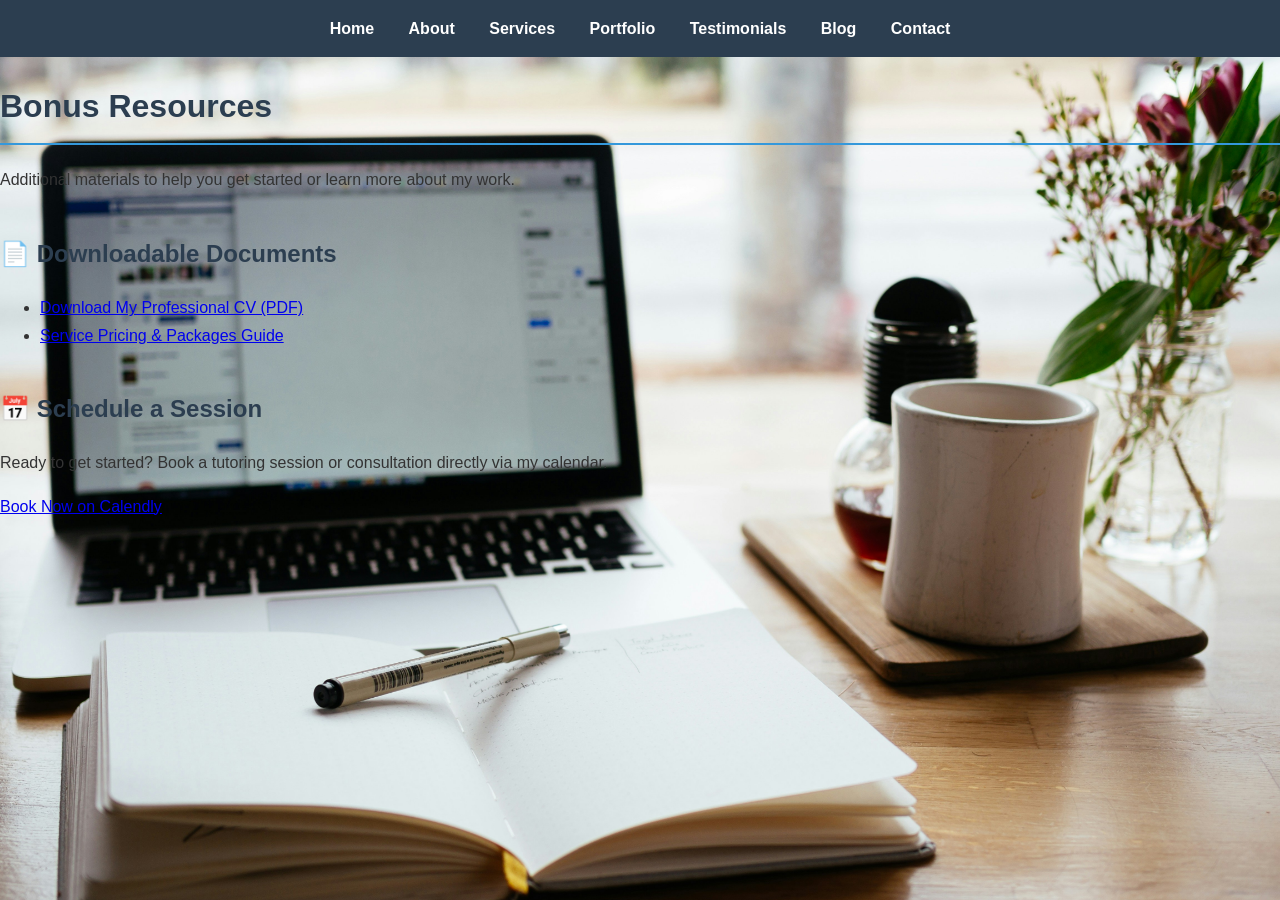
<file: extras.html>
<!DOCTYPE html>
<html lang="en">
<head>
    <meta charset="UTF-8">
    <title>About Me | Jeff Sclr</title>
    <link rel="stylesheet" href="style.css">
</head>
<body>
    </body>
</html>

    <nav>
        <a href="index.html">Home</a>
        <a href="about.html">About</a>
        <a href="services.html">Services</a>
        <a href="portfolio.html">Portfolio</a>
        <a href="testimonials.html">Testimonials</a>
        <a href="blog.html">Blog</a>
        <a href="contact.html">Contact</a>
    </nav>

    <main>
        <h1>Bonus Resources</h1>
        <p>Additional materials to help you get started or learn more about my work.</p>

        <section id="downloadables">
            <h2>📄 Downloadable Documents</h2>
            <ul>
                <li><a href="path/to/resume.pdf" download>Download My Professional CV (PDF)</a></li>
                <li><a href="path/to/brochure.pdf" download>Service Pricing & Packages Guide</a></li>
            </ul>
        </section>

        <section id="booking">
            <h2>📅 Schedule a Session</h2>
            <p>Ready to get started? Book a tutoring session or consultation directly via my calendar.</p>
            <a href="https://calendly.com/your-link" class="button" target="_blank">Book Now on Calendly</a>
        </section>
    </main>

</body>
</html>
</file>
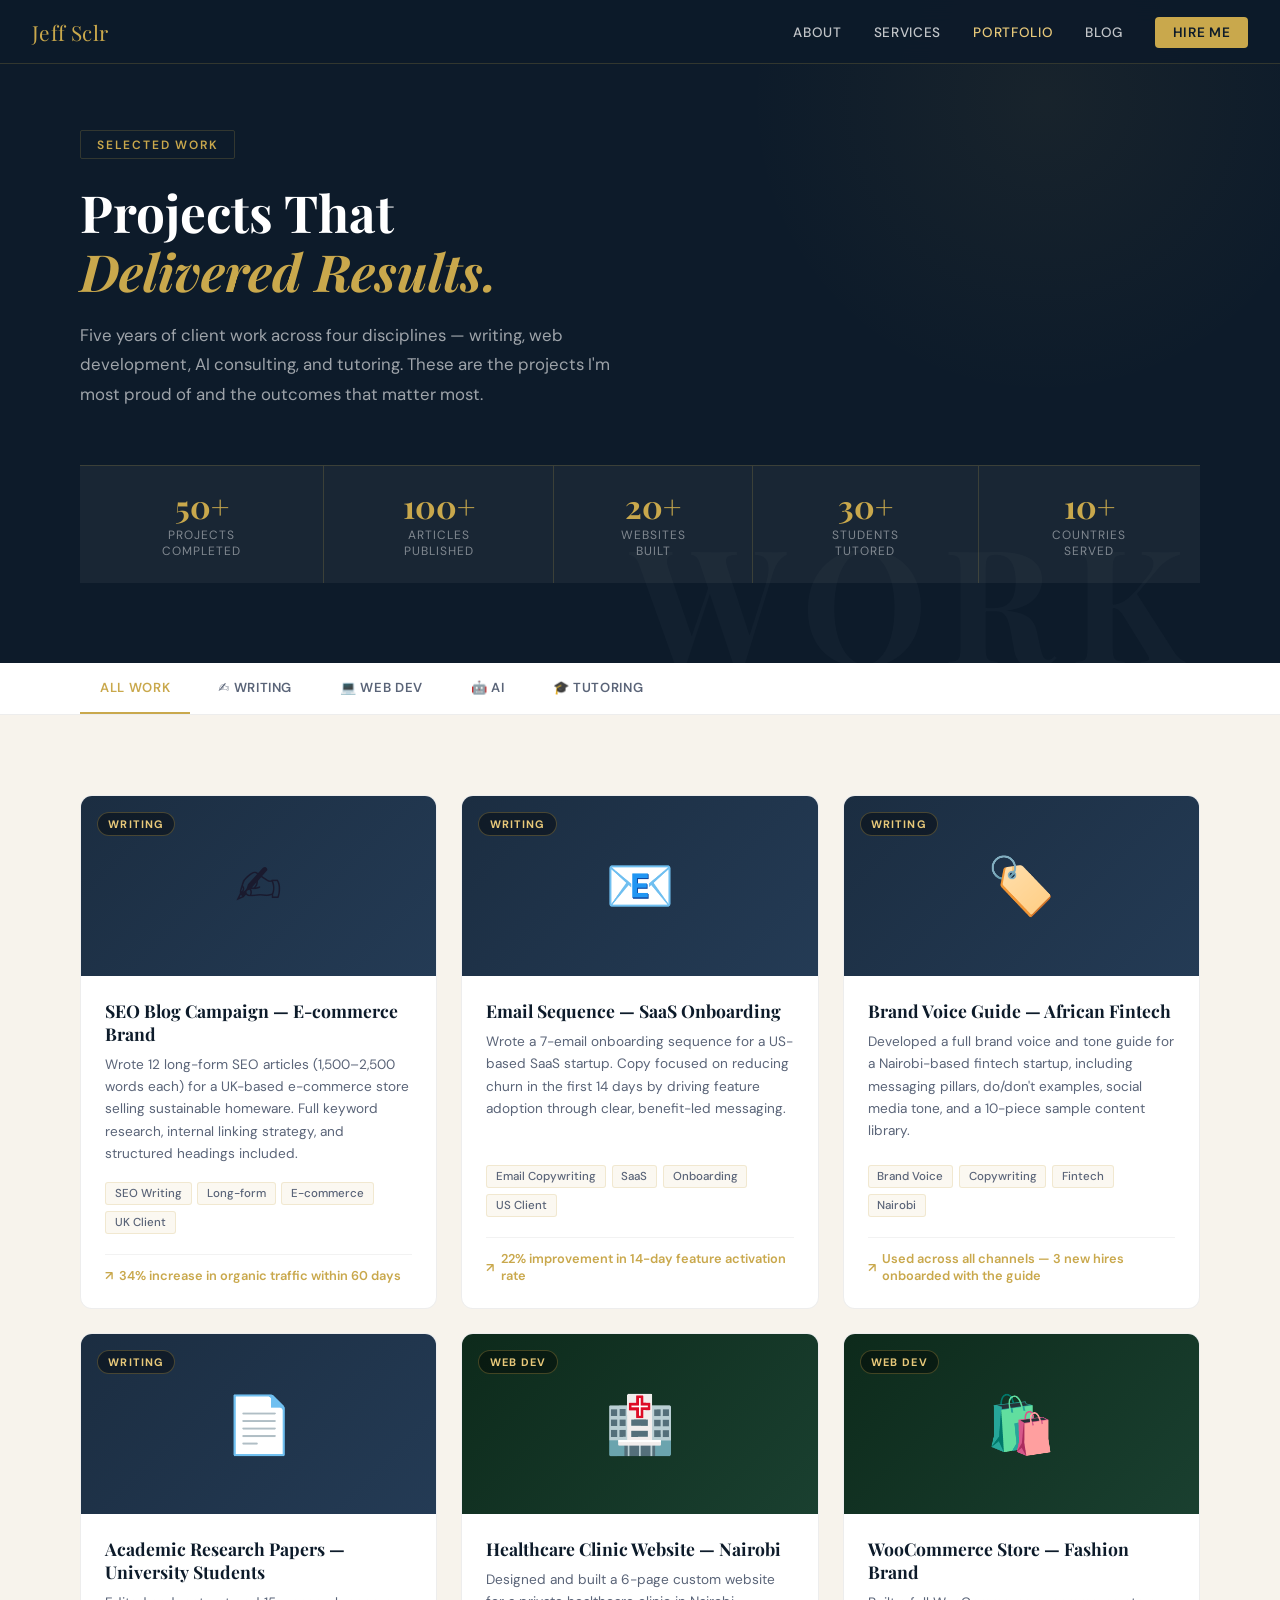
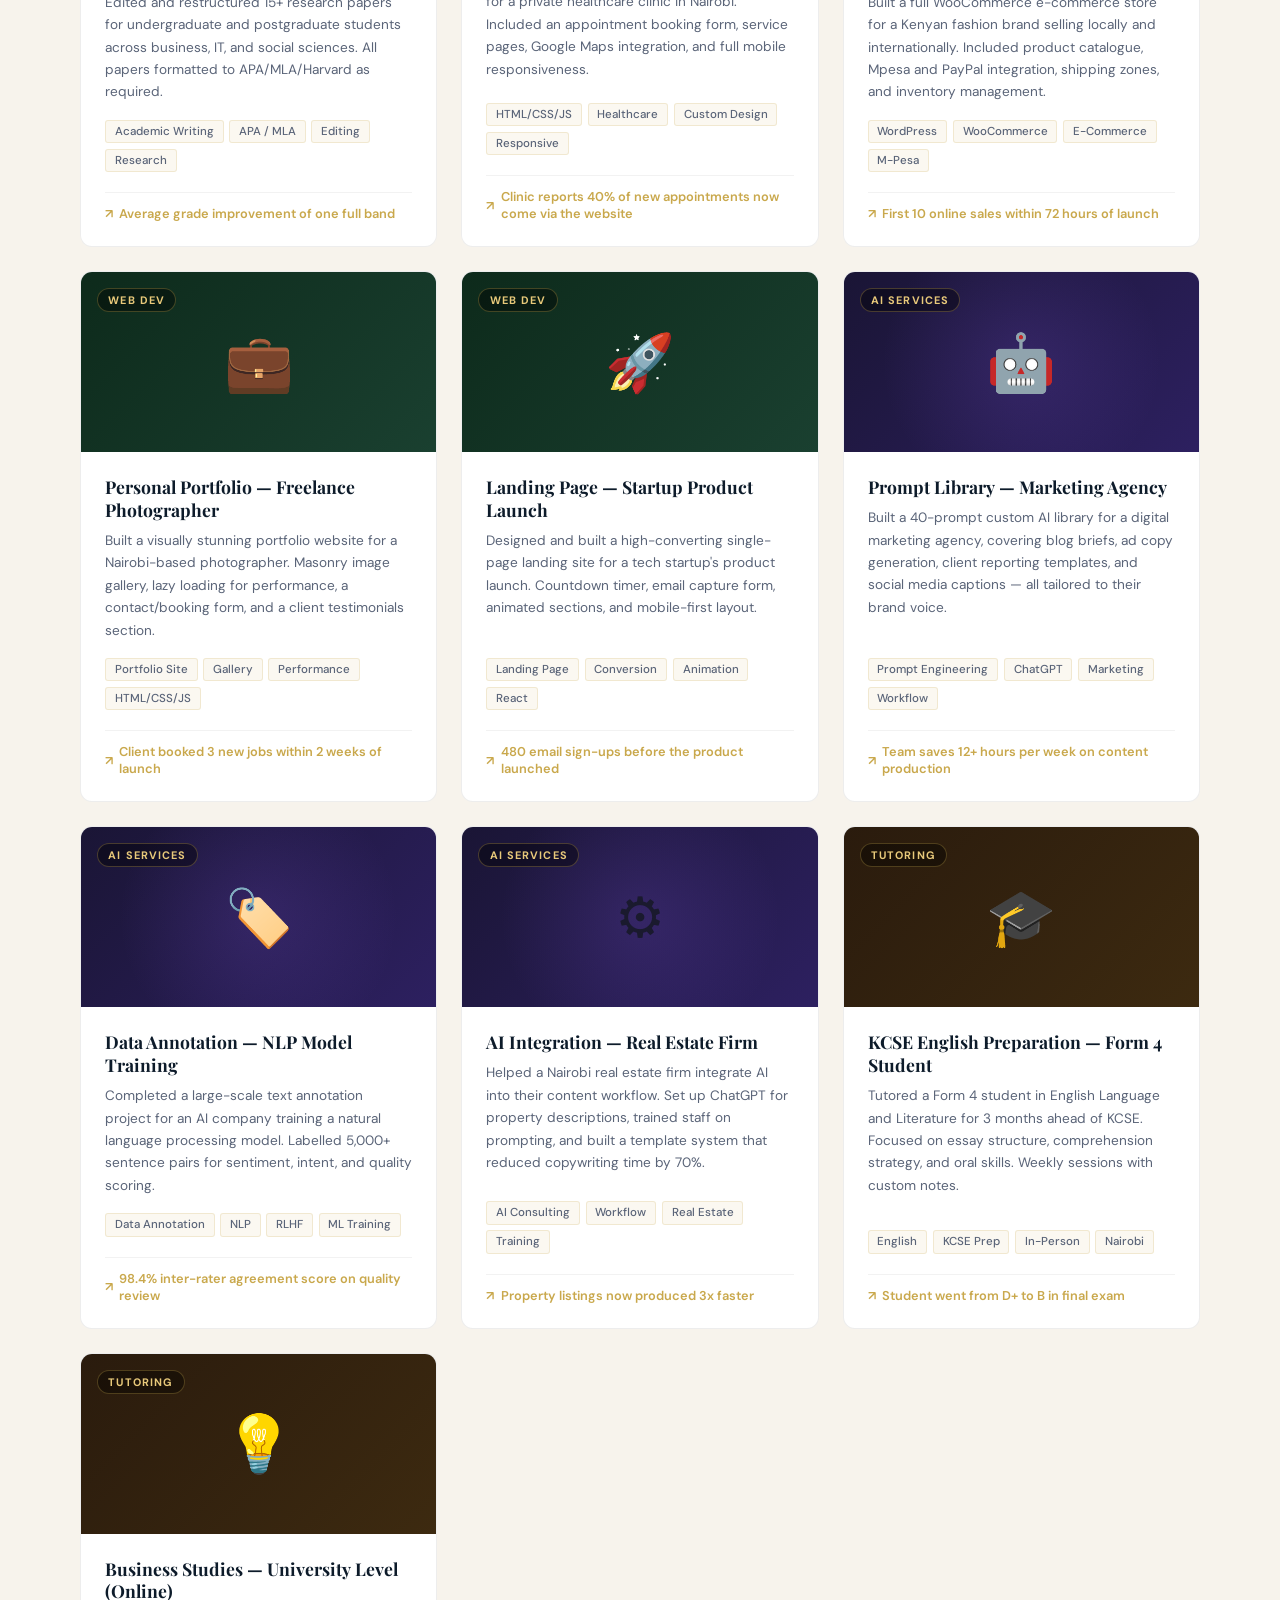
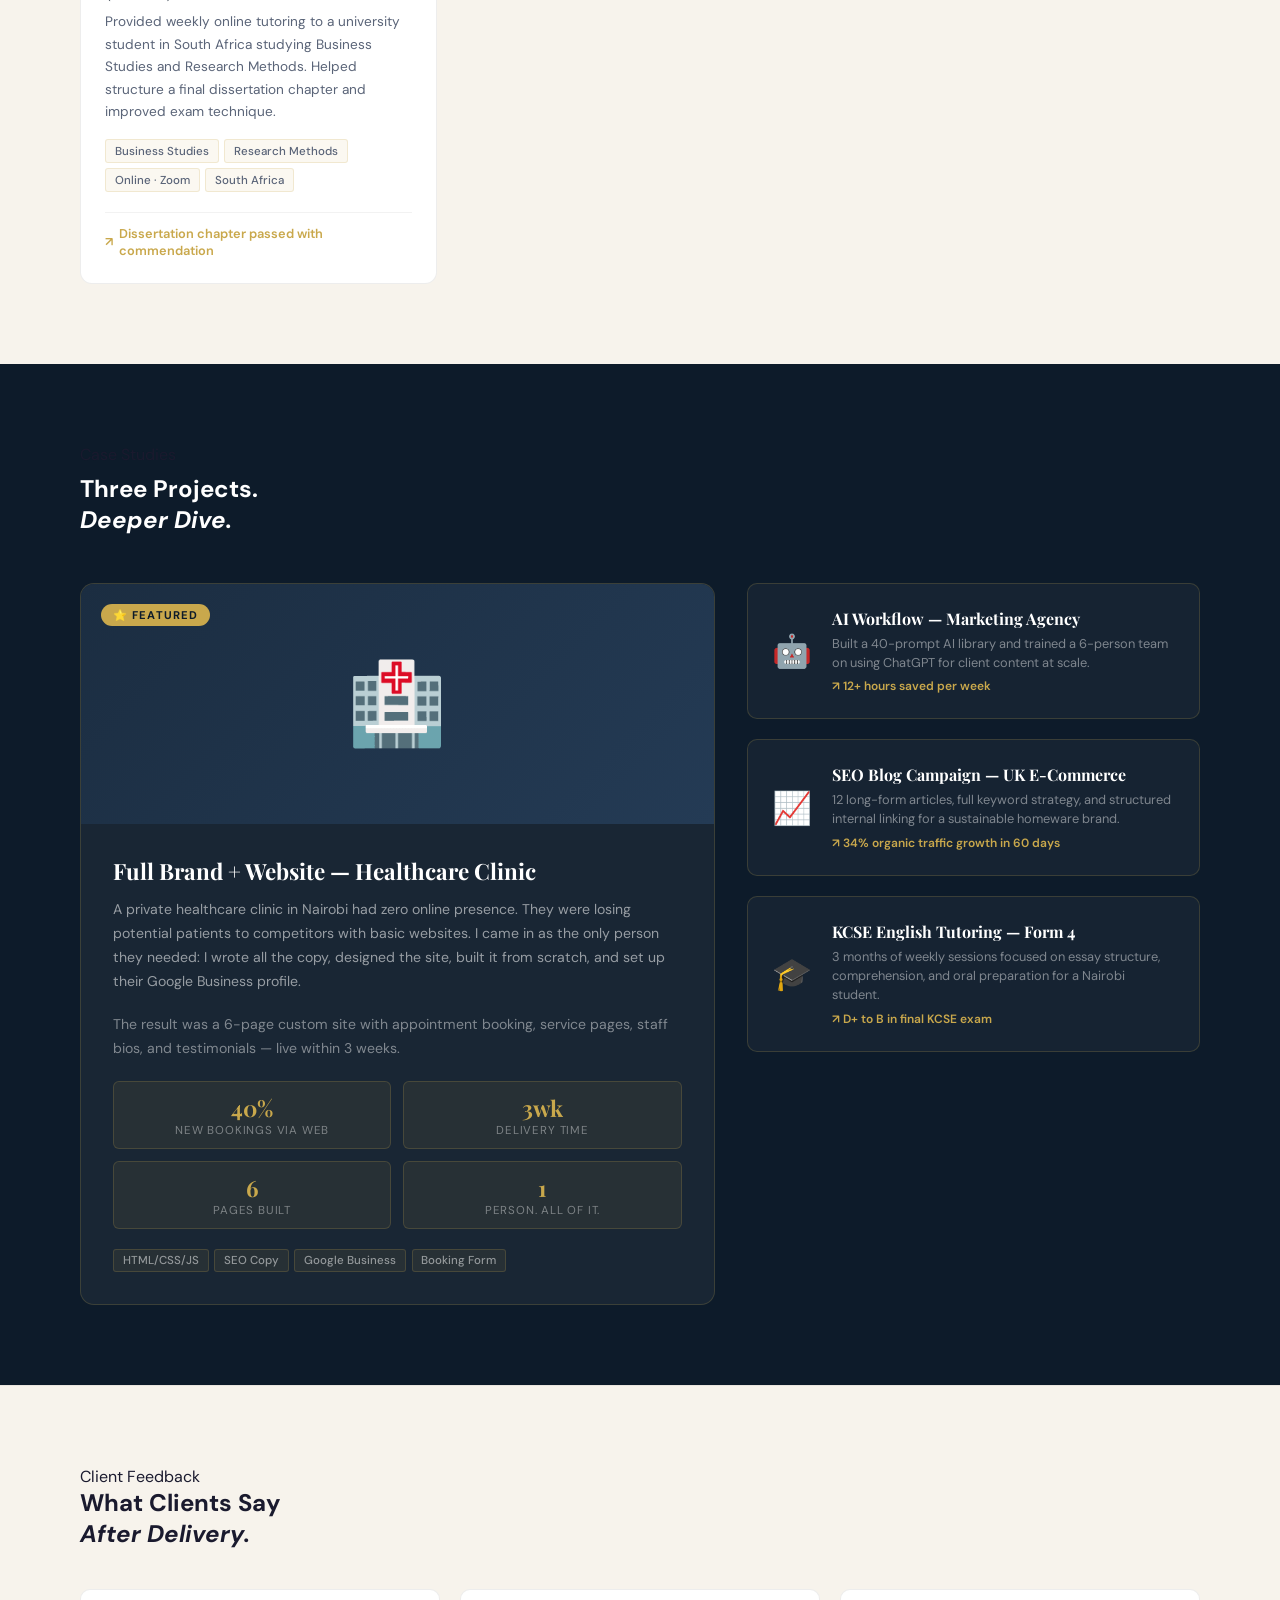
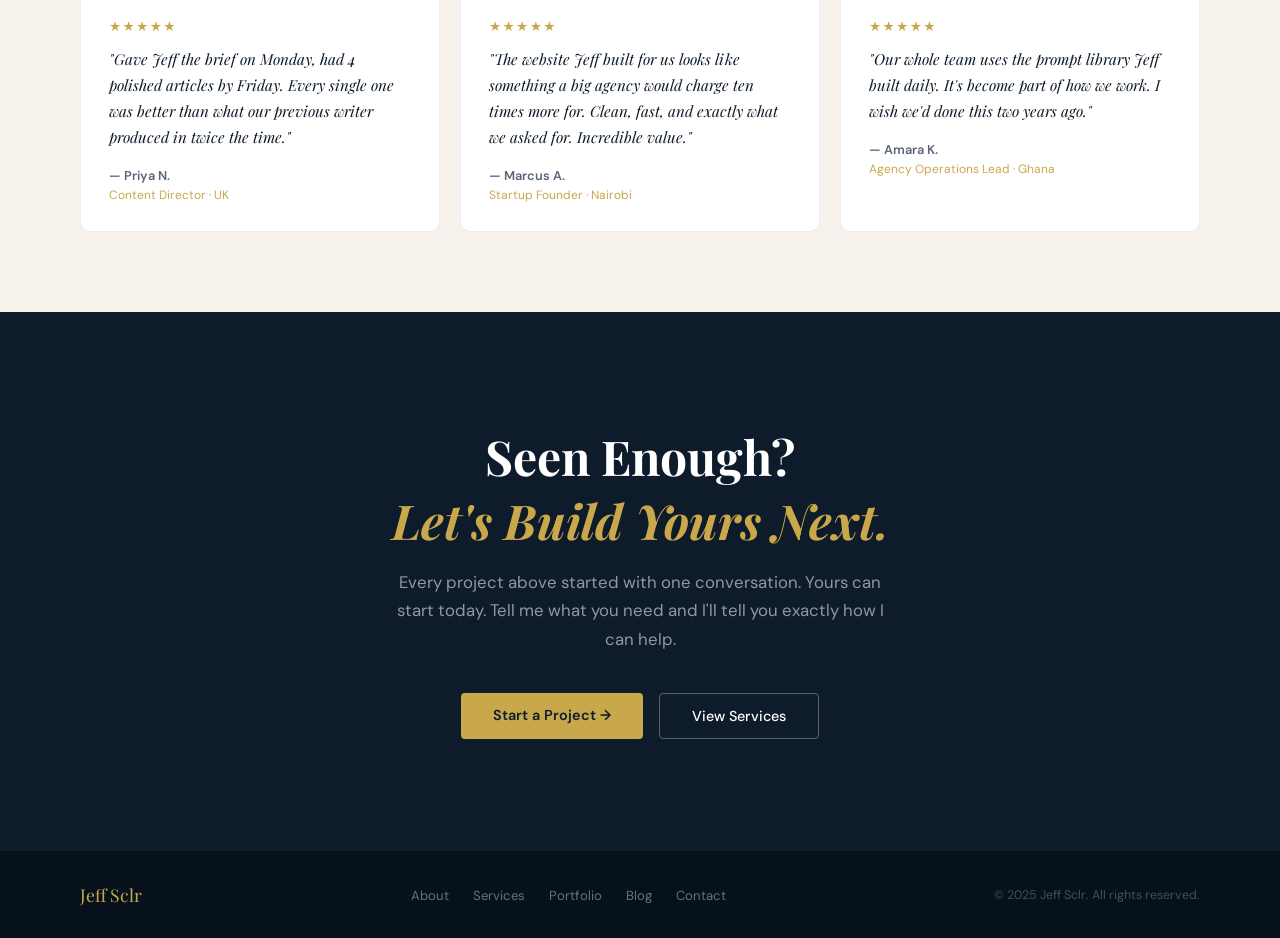
<file: portfolio.html>
<!DOCTYPE html>
<html lang="en">
<head>
<meta charset="UTF-8">
<meta name="viewport" content="width=device-width, initial-scale=1.0">
<title>Portfolio | Jeff Sclr</title>
<link rel="preconnect" href="https://fonts.googleapis.com">
<link rel="preconnect" href="https://fonts.gstatic.com" crossorigin>
<link href="https://fonts.googleapis.com/css2?family=Playfair+Display:ital,wght@0,400;0,700;1,400&family=DM+Sans:wght@300;400;500;600&display=swap" rel="stylesheet">
<style>
  *, *::before, *::after { box-sizing: border-box; margin: 0; padding: 0; }

  :root {
    --navy: #0d1b2a;
    --navy-mid: #1b2d41;
    --navy-light: #243b55;
    --gold: #c9a84c;
    --gold-light: #e8c97a;
    --cream: #f7f3ec;
    --text: #1a1a2e;
    --text-muted: #5a6478;
    --white: #ffffff;
    --border: rgba(201,168,76,0.2);
    --serif: 'Playfair Display', Georgia, serif;
    --sans: 'DM Sans', system-ui, sans-serif;
  }

  html { scroll-behavior: smooth; }
  body { font-family: var(--sans); background: var(--cream); color: var(--text); overflow-x: hidden; }

  /* NAV */
  nav {
    position: fixed; top: 0; width: 100%; z-index: 100;
    background: rgba(13,27,42,0.95); backdrop-filter: blur(12px);
    border-bottom: 1px solid var(--border);
    padding: 0 2rem; display: flex; align-items: center; justify-content: space-between;
    height: 64px;
  }
  .nav-logo { font-family: var(--serif); font-size: 1.3rem; color: var(--gold); letter-spacing: 0.02em; text-decoration: none; }
  .nav-links { display: flex; gap: 2rem; list-style: none; }
  .nav-links a { text-decoration: none; color: rgba(255,255,255,0.75); font-size: 0.85rem; font-weight: 500; letter-spacing: 0.05em; text-transform: uppercase; transition: color 0.2s; }
  .nav-links a:hover, .nav-links a.active { color: var(--gold-light); }
  .nav-cta { background: var(--gold); color: var(--navy) !important; padding: 0.45rem 1.1rem; border-radius: 4px; font-weight: 600 !important; }
  .nav-cta:hover { background: var(--gold-light) !important; color: var(--navy) !important; }

  /* PAGE HERO */
  .page-hero {
    background: var(--navy);
    padding: 130px 5rem 80px;
    position: relative; overflow: hidden;
  }
  .page-hero::before {
    content: '';
    position: absolute; top: -30%; right: -5%;
    width: 600px; height: 600px;
    background: radial-gradient(circle, rgba(201,168,76,0.06) 0%, transparent 70%);
    border-radius: 50%;
  }
  .page-hero::after {
    content: 'WORK';
    position: absolute; right: 5rem; bottom: -1rem;
    font-family: var(--serif); font-size: 10rem; font-weight: 700;
    color: rgba(255,255,255,0.025); letter-spacing: 0.1em;
    line-height: 1; pointer-events: none;
  }
  .hero-label {
    display: inline-block; font-size: 0.75rem; font-weight: 600;
    letter-spacing: 0.15em; text-transform: uppercase; color: var(--gold);
    border: 1px solid var(--border); padding: 0.35rem 1rem;
    border-radius: 2px; margin-bottom: 1.5rem;
  }
  .page-hero h1 {
    font-family: var(--serif); font-size: clamp(2.5rem, 4vw, 3.8rem);
    color: var(--white); line-height: 1.15; margin-bottom: 1.25rem; font-weight: 700;
  }
  .page-hero h1 em { color: var(--gold); font-style: italic; }
  .page-hero p { font-size: 1.05rem; color: rgba(255,255,255,0.6); line-height: 1.75; max-width: 560px; }

  /* Stats bar */
  .stats-bar {
    background: rgba(255,255,255,0.05);
    border-top: 1px solid var(--border);
    margin-top: 3.5rem;
    display: flex; justify-content: center;
  }
  .stat-item {
    padding: 1.5rem 3rem;
    text-align: center;
    border-right: 1px solid var(--border);
  }
  .stat-item:last-child { border-right: none; }
  .stat-num { font-family: var(--serif); font-size: 2rem; color: var(--gold); font-weight: 700; line-height: 1; }
  .stat-lbl { font-size: 0.75rem; color: rgba(255,255,255,0.45); text-transform: uppercase; letter-spacing: 0.08em; margin-top: 0.3rem; }

  /* FILTER BAR */
  .filter-bar {
    background: var(--white);
    border-bottom: 1px solid rgba(0,0,0,0.07);
    padding: 0 5rem;
    display: flex; align-items: center; gap: 0.5rem;
    position: sticky; top: 64px; z-index: 90;
    overflow-x: auto;
  }
  .filter-btn {
    background: none; border: none; cursor: pointer;
    padding: 1rem 1.25rem; font-family: var(--sans);
    font-size: 0.82rem; font-weight: 600; letter-spacing: 0.05em;
    text-transform: uppercase; color: var(--text-muted);
    border-bottom: 3px solid transparent;
    transition: color 0.2s, border-color 0.2s;
    margin-bottom: -1px; white-space: nowrap;
  }
  .filter-btn:hover { color: var(--navy); }
  .filter-btn.active { color: var(--gold); border-bottom-color: var(--gold); }

  /* PORTFOLIO GRID */
  .portfolio-section { padding: 5rem; }
  .portfolio-grid {
    display: grid;
    grid-template-columns: repeat(3, 1fr);
    gap: 1.5rem;
  }

  /* PROJECT CARD */
  .project-card {
    background: var(--white);
    border: 1px solid rgba(0,0,0,0.07);
    border-radius: 12px; overflow: hidden;
    transition: transform 0.3s, box-shadow 0.3s;
    cursor: pointer;
    display: flex; flex-direction: column;
  }
  .project-card:hover { transform: translateY(-6px); box-shadow: 0 16px 48px rgba(0,0,0,0.1); }
  .project-card.hidden { display: none; }

  /* Card visual area */
  .card-visual {
    height: 180px;
    display: flex; align-items: center; justify-content: center;
    position: relative; overflow: hidden;
  }
  .card-visual .visual-icon { font-size: 3.5rem; position: relative; z-index: 2; }
  .card-visual .visual-bg {
    position: absolute; inset: 0;
    opacity: 0.12;
  }
  /* Category colour schemes */
  .cat-writing .card-visual { background: linear-gradient(135deg, #1b2d41, #243b55); }
  .cat-writing .card-visual .visual-bg { background: repeating-linear-gradient(45deg, #c9a84c 0, #c9a84c 1px, transparent 0, transparent 50%) / 8px 8px; }
  .cat-dev .card-visual { background: linear-gradient(135deg, #0d2a1b, #1a4030); }
  .cat-dev .card-visual .visual-bg { background: repeating-linear-gradient(90deg, #4caf78 0, #4caf78 1px, transparent 0, transparent 50%) / 8px 8px; }
  .cat-ai .card-visual { background: linear-gradient(135deg, #1a1535, #2d2060); }
  .cat-ai .card-visual .visual-bg { background: radial-gradient(circle at 50% 50%, rgba(150,100,255,0.5) 0%, transparent 70%); opacity: 0.3; }
  .cat-tutoring .card-visual { background: linear-gradient(135deg, #2a1b0d, #3d2a10); }
  .cat-tutoring .card-visual .visual-bg { background: repeating-linear-gradient(0deg, #c9a84c 0, #c9a84c 1px, transparent 0, transparent 50%) / 8px 8px; }

  .card-category-badge {
    position: absolute; top: 1rem; left: 1rem; z-index: 3;
    font-size: 0.68rem; font-weight: 700; letter-spacing: 0.1em;
    text-transform: uppercase; padding: 0.25rem 0.65rem;
    border-radius: 20px; background: rgba(0,0,0,0.4);
    color: var(--gold-light); border: 1px solid rgba(201,168,76,0.3);
  }

  .card-body { padding: 1.5rem; flex: 1; display: flex; flex-direction: column; }
  .card-title { font-family: var(--serif); font-size: 1.1rem; color: var(--navy); font-weight: 700; margin-bottom: 0.5rem; line-height: 1.3; }
  .card-desc { font-size: 0.85rem; color: var(--text-muted); line-height: 1.65; margin-bottom: 1rem; flex: 1; }
  .card-tags { display: flex; flex-wrap: wrap; gap: 0.35rem; margin-bottom: 1.25rem; }
  .card-tag {
    font-size: 0.72rem; padding: 0.2rem 0.55rem; border-radius: 3px;
    background: rgba(201,168,76,0.08); border: 1px solid var(--border);
    color: var(--text-muted); font-weight: 500;
  }
  .card-result {
    font-size: 0.8rem; color: var(--gold); font-weight: 600;
    display: flex; align-items: center; gap: 0.4rem;
    padding-top: 0.75rem; border-top: 1px solid rgba(0,0,0,0.05);
  }
  .card-result::before { content: '↗'; }

  /* FEATURED PROJECT */
  .featured-section {
    background: var(--navy);
    padding: 5rem;
  }
  .featured-section .section-label { margin-bottom: 0.5rem; }
  .featured-section .section-title { color: var(--white); margin-bottom: 3rem; }
  .featured-grid {
    display: grid; grid-template-columns: 1.4fr 1fr;
    gap: 2rem;
  }
  .featured-card {
    background: rgba(255,255,255,0.05);
    border: 1px solid var(--border);
    border-radius: 14px; overflow: hidden;
  }
  .featured-visual {
    height: 240px;
    background: linear-gradient(135deg, #1b2d41, #243b55);
    display: flex; align-items: center; justify-content: center;
    font-size: 5rem; position: relative;
  }
  .featured-visual .featured-label-badge {
    position: absolute; top: 1.25rem; left: 1.25rem;
    background: var(--gold); color: var(--navy);
    font-size: 0.7rem; font-weight: 700; letter-spacing: 0.1em;
    text-transform: uppercase; padding: 0.25rem 0.75rem; border-radius: 20px;
  }
  .featured-body { padding: 2rem; }
  .featured-body h3 { font-family: var(--serif); font-size: 1.4rem; color: var(--white); margin-bottom: 0.75rem; font-weight: 700; }
  .featured-body p { font-size: 0.88rem; color: rgba(255,255,255,0.55); line-height: 1.7; margin-bottom: 1.25rem; }
  .featured-results {
    display: grid; grid-template-columns: 1fr 1fr;
    gap: 0.75rem; margin-bottom: 1.25rem;
  }
  .result-chip {
    background: rgba(201,168,76,0.08);
    border: 1px solid var(--border);
    border-radius: 6px; padding: 0.65rem 0.75rem;
    text-align: center;
  }
  .result-chip .r-num { font-family: var(--serif); font-size: 1.4rem; color: var(--gold); font-weight: 700; }
  .result-chip .r-lbl { font-size: 0.72rem; color: rgba(255,255,255,0.4); text-transform: uppercase; letter-spacing: 0.07em; }

  .mini-featured {
    display: flex; flex-direction: column; gap: 1.25rem;
  }
  .mini-card {
    background: rgba(255,255,255,0.04);
    border: 1px solid var(--border);
    border-radius: 10px; padding: 1.5rem;
    display: flex; gap: 1.25rem; align-items: center;
    transition: background 0.2s;
  }
  .mini-card:hover { background: rgba(255,255,255,0.07); }
  .mini-icon { font-size: 2rem; flex-shrink: 0; }
  .mini-card h5 { font-family: var(--serif); font-size: 1rem; color: var(--white); margin-bottom: 0.3rem; }
  .mini-card p { font-size: 0.8rem; color: rgba(255,255,255,0.45); line-height: 1.5; }
  .mini-result { font-size: 0.75rem; color: var(--gold); font-weight: 600; margin-top: 0.4rem; }

  /* TESTIMONIALS STRIP */
  .testimonials-strip {
    background: var(--cream);
    padding: 5rem;
    border-top: 1px solid rgba(0,0,0,0.06);
  }
  .testimonials-strip .section-title { margin-bottom: 2.5rem; }
  .testimonial-row { display: grid; grid-template-columns: repeat(3, 1fr); gap: 1.25rem; }
  .t-card {
    background: var(--white);
    border: 1px solid rgba(0,0,0,0.07);
    border-radius: 10px; padding: 1.75rem;
  }
  .stars { color: var(--gold); font-size: 0.85rem; letter-spacing: 0.1em; margin-bottom: 0.75rem; }
  .t-card blockquote { font-family: var(--serif); font-size: 0.95rem; font-style: italic; color: var(--navy); line-height: 1.7; margin-bottom: 1rem; }
  .t-author { font-size: 0.8rem; font-weight: 600; color: var(--text-muted); }
  .t-role { font-size: 0.75rem; color: var(--gold); margin-top: 0.2rem; }

  /* CTA */
  .cta-section { background: var(--navy); text-align: center; padding: 7rem 5rem; }
  .cta-section h2 { font-family: var(--serif); font-size: clamp(2rem, 4vw, 3rem); color: var(--white); margin-bottom: 1rem; font-weight: 700; }
  .cta-section h2 em { color: var(--gold); font-style: italic; }
  .cta-section p { color: rgba(255,255,255,0.55); font-size: 1.05rem; max-width: 500px; margin: 0 auto 2.5rem; line-height: 1.7; }
  .cta-btns { display: flex; gap: 1rem; justify-content: center; flex-wrap: wrap; }
  .btn-primary { background: var(--gold); color: var(--navy); padding: 0.8rem 2rem; border-radius: 4px; font-weight: 600; font-size: 0.9rem; text-decoration: none; transition: background 0.2s, transform 0.2s; }
  .btn-primary:hover { background: var(--gold-light); transform: translateY(-2px); }
  .btn-outline { border: 1px solid rgba(255,255,255,0.3); color: var(--white); padding: 0.8rem 2rem; border-radius: 4px; font-weight: 500; font-size: 0.9rem; text-decoration: none; transition: border-color 0.2s, transform 0.2s; }
  .btn-outline:hover { border-color: var(--gold); color: var(--gold); transform: translateY(-2px); }

  /* FOOTER */
  footer { background: #07111b; padding: 2rem 5rem; display: flex; align-items: center; justify-content: space-between; flex-wrap: wrap; gap: 1rem; }
  .footer-logo { font-family: var(--serif); color: var(--gold); font-size: 1.1rem; text-decoration: none; }
  .footer-links { display: flex; gap: 1.5rem; list-style: none; }
  .footer-links a { font-size: 0.82rem; color: rgba(255,255,255,0.4); text-decoration: none; transition: color 0.2s; }
  .footer-links a:hover { color: var(--gold-light); }
  footer p { font-size: 0.78rem; color: rgba(255,255,255,0.25); }

  /* Animations */
  @keyframes fadeUp {
    from { opacity: 0; transform: translateY(24px); }
    to { opacity: 1; transform: translateY(0); }
  }
  .page-hero .hero-label { animation: fadeUp 0.5s ease both 0.1s; }
  .page-hero h1 { animation: fadeUp 0.6s ease both 0.25s; }
  .page-hero p { animation: fadeUp 0.6s ease both 0.4s; }
  .stats-bar { animation: fadeUp 0.6s ease both 0.5s; }

  .project-card { animation: fadeUp 0.5s ease both; }

  /* Responsive */
  @media (max-width: 1100px) {
    .portfolio-grid { grid-template-columns: repeat(2, 1fr); }
  }
  @media (max-width: 900px) {
    nav { padding: 0 1.25rem; }
    .nav-links { display: none; }
    .page-hero { padding: 110px 1.5rem 60px; }
    .page-hero::after { display: none; }
    .stats-bar { flex-wrap: wrap; }
    .stat-item { flex: 1 1 40%; border-right: none; border-bottom: 1px solid var(--border); }
    .filter-bar { padding: 0 1.5rem; }
    .portfolio-section { padding: 3rem 1.5rem; }
    .portfolio-grid { grid-template-columns: 1fr; }
    .featured-section { padding: 3rem 1.5rem; }
    .featured-grid { grid-template-columns: 1fr; }
    .testimonials-strip { padding: 3rem 1.5rem; }
    .testimonial-row { grid-template-columns: 1fr; }
    .cta-section { padding: 4rem 1.5rem; }
    footer { padding: 2rem 1.5rem; flex-direction: column; text-align: center; }
  }
</style>
</head>
<body>

<!-- NAV -->
<nav>
  <a href="index.html" class="nav-logo">Jeff Sclr</a>
  <ul class="nav-links">
    <li><a href="about.html">About</a></li>
    <li><a href="services.html">Services</a></li>
    <li><a href="portfolio.html" class="active">Portfolio</a></li>
    <li><a href="blog.html">Blog</a></li>
    <li><a href="contact.html" class="nav-cta">Hire Me</a></li>
  </ul>
</nav>

<!-- PAGE HERO -->
<div class="page-hero">
  <span class="hero-label">Selected Work</span>
  <h1>Projects That<br><em>Delivered Results.</em></h1>
  <p>Five years of client work across four disciplines — writing, web development, AI consulting, and tutoring. These are the projects I'm most proud of and the outcomes that matter most.</p>
  <div class="stats-bar">
    <div class="stat-item"><div class="stat-num">50+</div><div class="stat-lbl">Projects Completed</div></div>
    <div class="stat-item"><div class="stat-num">100+</div><div class="stat-lbl">Articles Published</div></div>
    <div class="stat-item"><div class="stat-num">20+</div><div class="stat-lbl">Websites Built</div></div>
    <div class="stat-item"><div class="stat-num">30+</div><div class="stat-lbl">Students Tutored</div></div>
    <div class="stat-item"><div class="stat-num">10+</div><div class="stat-lbl">Countries Served</div></div>
  </div>
</div>

<!-- FILTER -->
<div class="filter-bar">
  <button class="filter-btn active" data-filter="all">All Work</button>
  <button class="filter-btn" data-filter="writing">✍️ Writing</button>
  <button class="filter-btn" data-filter="dev">💻 Web Dev</button>
  <button class="filter-btn" data-filter="ai">🤖 AI</button>
  <button class="filter-btn" data-filter="tutoring">🎓 Tutoring</button>
</div>

<!-- PORTFOLIO GRID -->
<section class="portfolio-section">
  <div class="portfolio-grid">

    <!-- Writing Cards -->
    <div class="project-card cat-writing" data-cat="writing">
      <div class="card-visual">
        <div class="visual-bg"></div>
        <span class="card-category-badge">Writing</span>
        <span class="visual-icon">✍️</span>
      </div>
      <div class="card-body">
        <div class="card-title">SEO Blog Campaign — E-commerce Brand</div>
        <div class="card-desc">Wrote 12 long-form SEO articles (1,500–2,500 words each) for a UK-based e-commerce store selling sustainable homeware. Full keyword research, internal linking strategy, and structured headings included.</div>
        <div class="card-tags">
          <span class="card-tag">SEO Writing</span>
          <span class="card-tag">Long-form</span>
          <span class="card-tag">E-commerce</span>
          <span class="card-tag">UK Client</span>
        </div>
        <div class="card-result">34% increase in organic traffic within 60 days</div>
      </div>
    </div>

    <div class="project-card cat-writing" data-cat="writing">
      <div class="card-visual">
        <div class="visual-bg"></div>
        <span class="card-category-badge">Writing</span>
        <span class="visual-icon">📧</span>
      </div>
      <div class="card-body">
        <div class="card-title">Email Sequence — SaaS Onboarding</div>
        <div class="card-desc">Wrote a 7-email onboarding sequence for a US-based SaaS startup. Copy focused on reducing churn in the first 14 days by driving feature adoption through clear, benefit-led messaging.</div>
        <div class="card-tags">
          <span class="card-tag">Email Copywriting</span>
          <span class="card-tag">SaaS</span>
          <span class="card-tag">Onboarding</span>
          <span class="card-tag">US Client</span>
        </div>
        <div class="card-result">22% improvement in 14-day feature activation rate</div>
      </div>
    </div>

    <div class="project-card cat-writing" data-cat="writing">
      <div class="card-visual">
        <div class="visual-bg"></div>
        <span class="card-category-badge">Writing</span>
        <span class="visual-icon">🏷️</span>
      </div>
      <div class="card-body">
        <div class="card-title">Brand Voice Guide — African Fintech</div>
        <div class="card-desc">Developed a full brand voice and tone guide for a Nairobi-based fintech startup, including messaging pillars, do/don't examples, social media tone, and a 10-piece sample content library.</div>
        <div class="card-tags">
          <span class="card-tag">Brand Voice</span>
          <span class="card-tag">Copywriting</span>
          <span class="card-tag">Fintech</span>
          <span class="card-tag">Nairobi</span>
        </div>
        <div class="card-result">Used across all channels — 3 new hires onboarded with the guide</div>
      </div>
    </div>

    <div class="project-card cat-writing" data-cat="writing">
      <div class="card-visual">
        <div class="visual-bg"></div>
        <span class="card-category-badge">Writing</span>
        <span class="visual-icon">📄</span>
      </div>
      <div class="card-body">
        <div class="card-title">Academic Research Papers — University Students</div>
        <div class="card-desc">Edited and restructured 15+ research papers for undergraduate and postgraduate students across business, IT, and social sciences. All papers formatted to APA/MLA/Harvard as required.</div>
        <div class="card-tags">
          <span class="card-tag">Academic Writing</span>
          <span class="card-tag">APA / MLA</span>
          <span class="card-tag">Editing</span>
          <span class="card-tag">Research</span>
        </div>
        <div class="card-result">Average grade improvement of one full band</div>
      </div>
    </div>

    <!-- Web Dev Cards -->
    <div class="project-card cat-dev" data-cat="dev">
      <div class="card-visual">
        <div class="visual-bg"></div>
        <span class="card-category-badge">Web Dev</span>
        <span class="visual-icon">🏥</span>
      </div>
      <div class="card-body">
        <div class="card-title">Healthcare Clinic Website — Nairobi</div>
        <div class="card-desc">Designed and built a 6-page custom website for a private healthcare clinic in Nairobi. Included an appointment booking form, service pages, Google Maps integration, and full mobile responsiveness.</div>
        <div class="card-tags">
          <span class="card-tag">HTML/CSS/JS</span>
          <span class="card-tag">Healthcare</span>
          <span class="card-tag">Custom Design</span>
          <span class="card-tag">Responsive</span>
        </div>
        <div class="card-result">Clinic reports 40% of new appointments now come via the website</div>
      </div>
    </div>

    <div class="project-card cat-dev" data-cat="dev">
      <div class="card-visual">
        <div class="visual-bg"></div>
        <span class="card-category-badge">Web Dev</span>
        <span class="visual-icon">🛍️</span>
      </div>
      <div class="card-body">
        <div class="card-title">WooCommerce Store — Fashion Brand</div>
        <div class="card-desc">Built a full WooCommerce e-commerce store for a Kenyan fashion brand selling locally and internationally. Included product catalogue, Mpesa and PayPal integration, shipping zones, and inventory management.</div>
        <div class="card-tags">
          <span class="card-tag">WordPress</span>
          <span class="card-tag">WooCommerce</span>
          <span class="card-tag">E-Commerce</span>
          <span class="card-tag">M-Pesa</span>
        </div>
        <div class="card-result">First 10 online sales within 72 hours of launch</div>
      </div>
    </div>

    <div class="project-card cat-dev" data-cat="dev">
      <div class="card-visual">
        <div class="visual-bg"></div>
        <span class="card-category-badge">Web Dev</span>
        <span class="visual-icon">💼</span>
      </div>
      <div class="card-body">
        <div class="card-title">Personal Portfolio — Freelance Photographer</div>
        <div class="card-desc">Built a visually stunning portfolio website for a Nairobi-based photographer. Masonry image gallery, lazy loading for performance, a contact/booking form, and a client testimonials section.</div>
        <div class="card-tags">
          <span class="card-tag">Portfolio Site</span>
          <span class="card-tag">Gallery</span>
          <span class="card-tag">Performance</span>
          <span class="card-tag">HTML/CSS/JS</span>
        </div>
        <div class="card-result">Client booked 3 new jobs within 2 weeks of launch</div>
      </div>
    </div>

    <div class="project-card cat-dev" data-cat="dev">
      <div class="card-visual">
        <div class="visual-bg"></div>
        <span class="card-category-badge">Web Dev</span>
        <span class="visual-icon">🚀</span>
      </div>
      <div class="card-body">
        <div class="card-title">Landing Page — Startup Product Launch</div>
        <div class="card-desc">Designed and built a high-converting single-page landing site for a tech startup's product launch. Countdown timer, email capture form, animated sections, and mobile-first layout.</div>
        <div class="card-tags">
          <span class="card-tag">Landing Page</span>
          <span class="card-tag">Conversion</span>
          <span class="card-tag">Animation</span>
          <span class="card-tag">React</span>
        </div>
        <div class="card-result">480 email sign-ups before the product launched</div>
      </div>
    </div>

    <!-- AI Cards -->
    <div class="project-card cat-ai" data-cat="ai">
      <div class="card-visual">
        <div class="visual-bg"></div>
        <span class="card-category-badge">AI Services</span>
        <span class="visual-icon">🤖</span>
      </div>
      <div class="card-body">
        <div class="card-title">Prompt Library — Marketing Agency</div>
        <div class="card-desc">Built a 40-prompt custom AI library for a digital marketing agency, covering blog briefs, ad copy generation, client reporting templates, and social media captions — all tailored to their brand voice.</div>
        <div class="card-tags">
          <span class="card-tag">Prompt Engineering</span>
          <span class="card-tag">ChatGPT</span>
          <span class="card-tag">Marketing</span>
          <span class="card-tag">Workflow</span>
        </div>
        <div class="card-result">Team saves 12+ hours per week on content production</div>
      </div>
    </div>

    <div class="project-card cat-ai" data-cat="ai">
      <div class="card-visual">
        <div class="visual-bg"></div>
        <span class="card-category-badge">AI Services</span>
        <span class="visual-icon">🏷️</span>
      </div>
      <div class="card-body">
        <div class="card-title">Data Annotation — NLP Model Training</div>
        <div class="card-desc">Completed a large-scale text annotation project for an AI company training a natural language processing model. Labelled 5,000+ sentence pairs for sentiment, intent, and quality scoring.</div>
        <div class="card-tags">
          <span class="card-tag">Data Annotation</span>
          <span class="card-tag">NLP</span>
          <span class="card-tag">RLHF</span>
          <span class="card-tag">ML Training</span>
        </div>
        <div class="card-result">98.4% inter-rater agreement score on quality review</div>
      </div>
    </div>

    <div class="project-card cat-ai" data-cat="ai">
      <div class="card-visual">
        <div class="visual-bg"></div>
        <span class="card-category-badge">AI Services</span>
        <span class="visual-icon">⚙️</span>
      </div>
      <div class="card-body">
        <div class="card-title">AI Integration — Real Estate Firm</div>
        <div class="card-desc">Helped a Nairobi real estate firm integrate AI into their content workflow. Set up ChatGPT for property descriptions, trained staff on prompting, and built a template system that reduced copywriting time by 70%.</div>
        <div class="card-tags">
          <span class="card-tag">AI Consulting</span>
          <span class="card-tag">Workflow</span>
          <span class="card-tag">Real Estate</span>
          <span class="card-tag">Training</span>
        </div>
        <div class="card-result">Property listings now produced 3x faster</div>
      </div>
    </div>

    <!-- Tutoring Cards -->
    <div class="project-card cat-tutoring" data-cat="tutoring">
      <div class="card-visual">
        <div class="visual-bg"></div>
        <span class="card-category-badge">Tutoring</span>
        <span class="visual-icon">🎓</span>
      </div>
      <div class="card-body">
        <div class="card-title">KCSE English Preparation — Form 4 Student</div>
        <div class="card-desc">Tutored a Form 4 student in English Language and Literature for 3 months ahead of KCSE. Focused on essay structure, comprehension strategy, and oral skills. Weekly sessions with custom notes.</div>
        <div class="card-tags">
          <span class="card-tag">English</span>
          <span class="card-tag">KCSE Prep</span>
          <span class="card-tag">In-Person</span>
          <span class="card-tag">Nairobi</span>
        </div>
        <div class="card-result">Student went from D+ to B in final exam</div>
      </div>
    </div>

    <div class="project-card cat-tutoring" data-cat="tutoring">
      <div class="card-visual">
        <div class="visual-bg"></div>
        <span class="card-category-badge">Tutoring</span>
        <span class="visual-icon">💡</span>
      </div>
      <div class="card-body">
        <div class="card-title">Business Studies — University Level (Online)</div>
        <div class="card-desc">Provided weekly online tutoring to a university student in South Africa studying Business Studies and Research Methods. Helped structure a final dissertation chapter and improved exam technique.</div>
        <div class="card-tags">
          <span class="card-tag">Business Studies</span>
          <span class="card-tag">Research Methods</span>
          <span class="card-tag">Online · Zoom</span>
          <span class="card-tag">South Africa</span>
        </div>
        <div class="card-result">Dissertation chapter passed with commendation</div>
      </div>
    </div>

  </div>
</section>

<!-- FEATURED PROJECTS -->
<section class="featured-section">
  <p class="section-label">Case Studies</p>
  <h2 class="section-title">Three Projects.<br><em>Deeper Dive.</em></h2>
  <div class="featured-grid">
    <div class="featured-card">
      <div class="featured-visual">
        <span class="featured-label-badge">⭐ Featured</span>
        🏥
      </div>
      <div class="featured-body">
        <h3>Full Brand + Website — Healthcare Clinic</h3>
        <p>A private healthcare clinic in Nairobi had zero online presence. They were losing potential patients to competitors with basic websites. I came in as the only person they needed: I wrote all the copy, designed the site, built it from scratch, and set up their Google Business profile.</p>
        <p style="margin-top:0.75rem; font-size:0.88rem; color:rgba(255,255,255,0.45); line-height:1.7;">The result was a 6-page custom site with appointment booking, service pages, staff bios, and testimonials — live within 3 weeks.</p>
        <div class="featured-results">
          <div class="result-chip"><div class="r-num">40%</div><div class="r-lbl">New Bookings via Web</div></div>
          <div class="result-chip"><div class="r-num">3wk</div><div class="r-lbl">Delivery Time</div></div>
          <div class="result-chip"><div class="r-num">6</div><div class="r-lbl">Pages Built</div></div>
          <div class="result-chip"><div class="r-num">1</div><div class="r-lbl">Person. All of it.</div></div>
        </div>
        <div class="card-tags" style="margin-bottom:0;">
          <span class="card-tag" style="color:rgba(255,255,255,0.5);">HTML/CSS/JS</span>
          <span class="card-tag" style="color:rgba(255,255,255,0.5);">SEO Copy</span>
          <span class="card-tag" style="color:rgba(255,255,255,0.5);">Google Business</span>
          <span class="card-tag" style="color:rgba(255,255,255,0.5);">Booking Form</span>
        </div>
      </div>
    </div>

    <div class="mini-featured">
      <div class="mini-card">
        <div class="mini-icon">🤖</div>
        <div>
          <h5>AI Workflow — Marketing Agency</h5>
          <p>Built a 40-prompt AI library and trained a 6-person team on using ChatGPT for client content at scale.</p>
          <div class="mini-result">↗ 12+ hours saved per week</div>
        </div>
      </div>
      <div class="mini-card">
        <div class="mini-icon">📈</div>
        <div>
          <h5>SEO Blog Campaign — UK E-Commerce</h5>
          <p>12 long-form articles, full keyword strategy, and structured internal linking for a sustainable homeware brand.</p>
          <div class="mini-result">↗ 34% organic traffic growth in 60 days</div>
        </div>
      </div>
      <div class="mini-card">
        <div class="mini-icon">🎓</div>
        <div>
          <h5>KCSE English Tutoring — Form 4</h5>
          <p>3 months of weekly sessions focused on essay structure, comprehension, and oral preparation for a Nairobi student.</p>
          <div class="mini-result">↗ D+ to B in final KCSE exam</div>
        </div>
      </div>
    </div>
  </div>
</section>

<!-- TESTIMONIALS -->
<section class="testimonials-strip">
  <p class="section-label">Client Feedback</p>
  <h2 class="section-title">What Clients Say<br><em>After Delivery.</em></h2>
  <div class="testimonial-row">
    <div class="t-card">
      <div class="stars">★★★★★</div>
      <blockquote>"Gave Jeff the brief on Monday, had 4 polished articles by Friday. Every single one was better than what our previous writer produced in twice the time."</blockquote>
      <div class="t-author">— Priya N.</div>
      <div class="t-role">Content Director · UK</div>
    </div>
    <div class="t-card">
      <div class="stars">★★★★★</div>
      <blockquote>"The website Jeff built for us looks like something a big agency would charge ten times more for. Clean, fast, and exactly what we asked for. Incredible value."</blockquote>
      <div class="t-author">— Marcus A.</div>
      <div class="t-role">Startup Founder · Nairobi</div>
    </div>
    <div class="t-card">
      <div class="stars">★★★★★</div>
      <blockquote>"Our whole team uses the prompt library Jeff built daily. It's become part of how we work. I wish we'd done this two years ago."</blockquote>
      <div class="t-author">— Amara K.</div>
      <div class="t-role">Agency Operations Lead · Ghana</div>
    </div>
  </div>
</section>

<!-- CTA -->
<section class="cta-section">
  <h2>Seen Enough?<br><em>Let's Build Yours Next.</em></h2>
  <p>Every project above started with one conversation. Yours can start today. Tell me what you need and I'll tell you exactly how I can help.</p>
  <div class="cta-btns">
    <a href="contact.html" class="btn-primary">Start a Project →</a>
    <a href="services.html" class="btn-outline">View Services</a>
  </div>
</section>

<!-- FOOTER -->
<footer>
  <a href="index.html" class="footer-logo">Jeff Sclr</a>
  <ul class="footer-links">
    <li><a href="about.html">About</a></li>
    <li><a href="services.html">Services</a></li>
    <li><a href="portfolio.html">Portfolio</a></li>
    <li><a href="blog.html">Blog</a></li>
    <li><a href="contact.html">Contact</a></li>
  </ul>
  <p>© 2025 Jeff Sclr. All rights reserved.</p>
</footer>

<script>
  // Filter logic
  const filterBtns = document.querySelectorAll('.filter-btn');
  const cards = document.querySelectorAll('.project-card');

  filterBtns.forEach(btn => {
    btn.addEventListener('click', () => {
      filterBtns.forEach(b => b.classList.remove('active'));
      btn.classList.add('active');
      const filter = btn.dataset.filter;
      cards.forEach((card, i) => {
        const show = filter === 'all' || card.dataset.cat === filter;
        card.classList.toggle('hidden', !show);
        if (show) {
          card.style.animationDelay = `${i * 0.06}s`;
          card.style.animation = 'none';
          requestAnimationFrame(() => { card.style.animation = ''; });
        }
      });
    });
  });
</script>
</body>
</html>
</file>
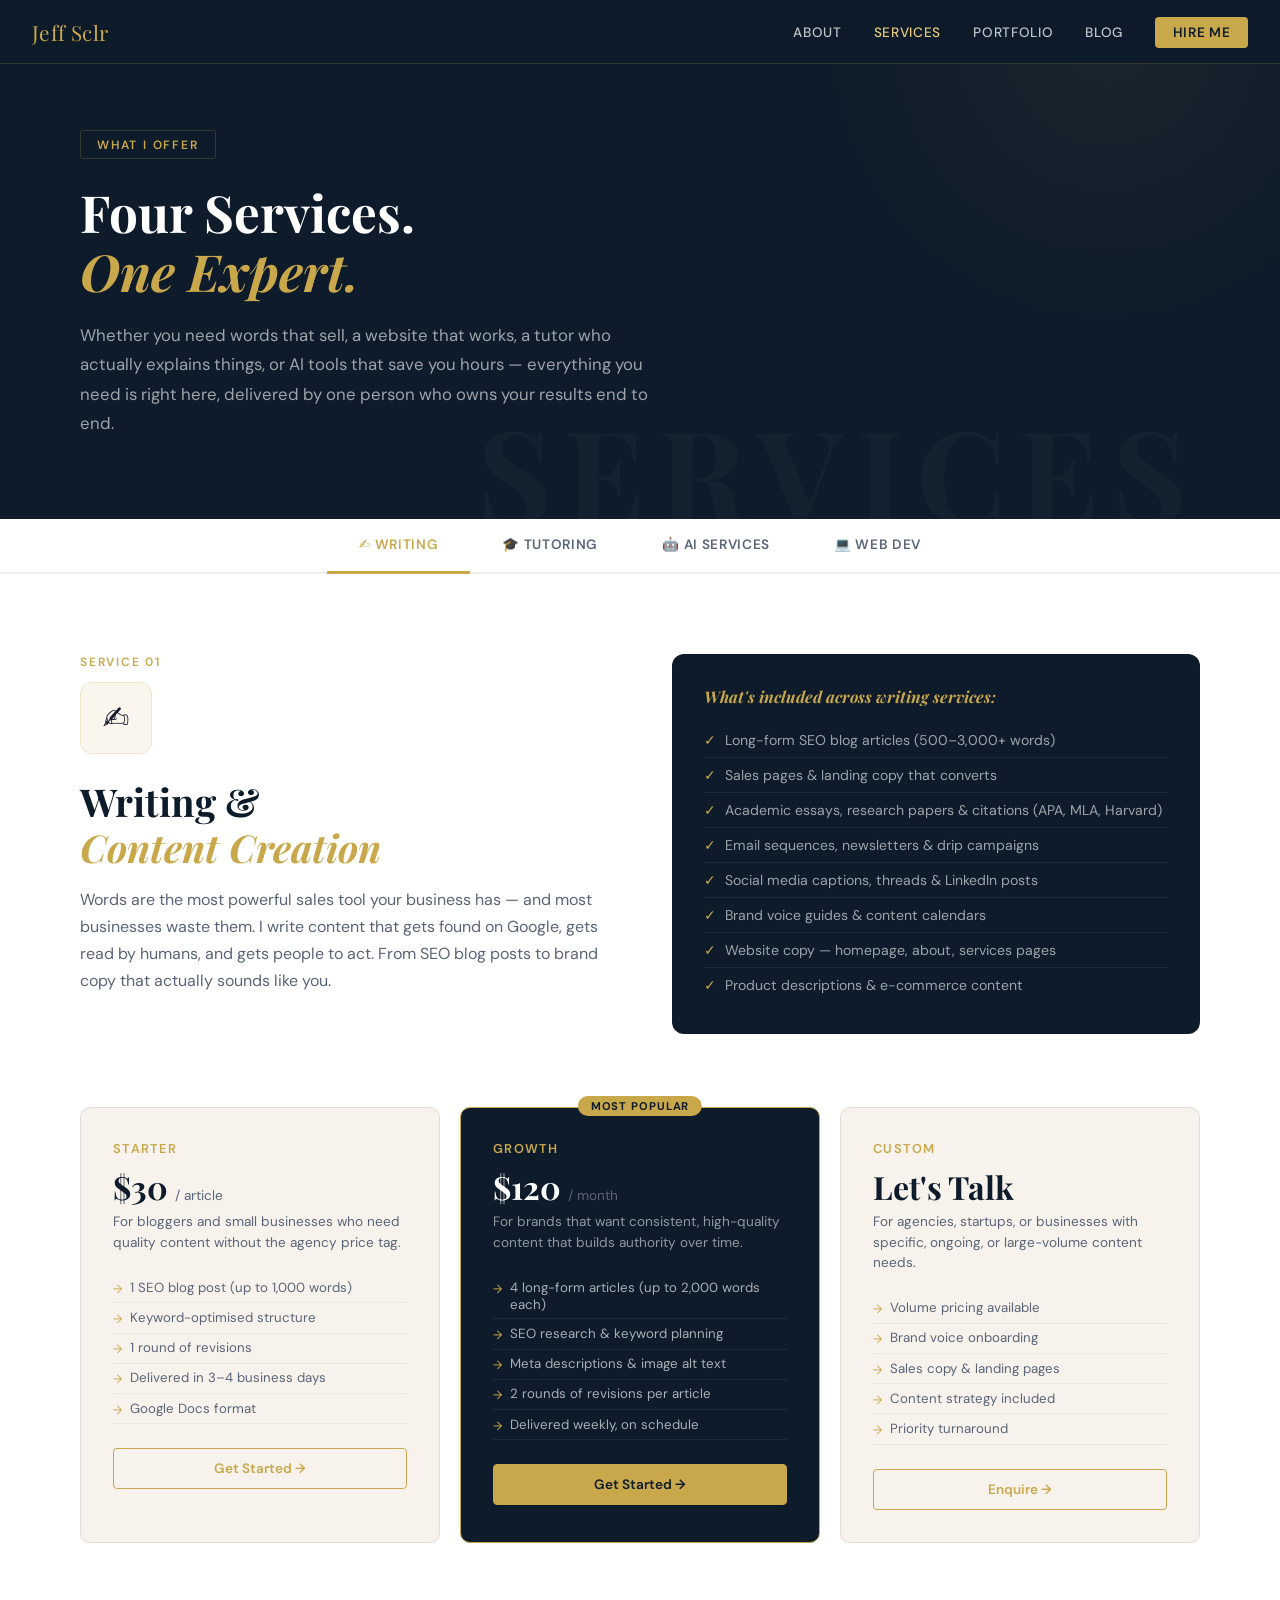
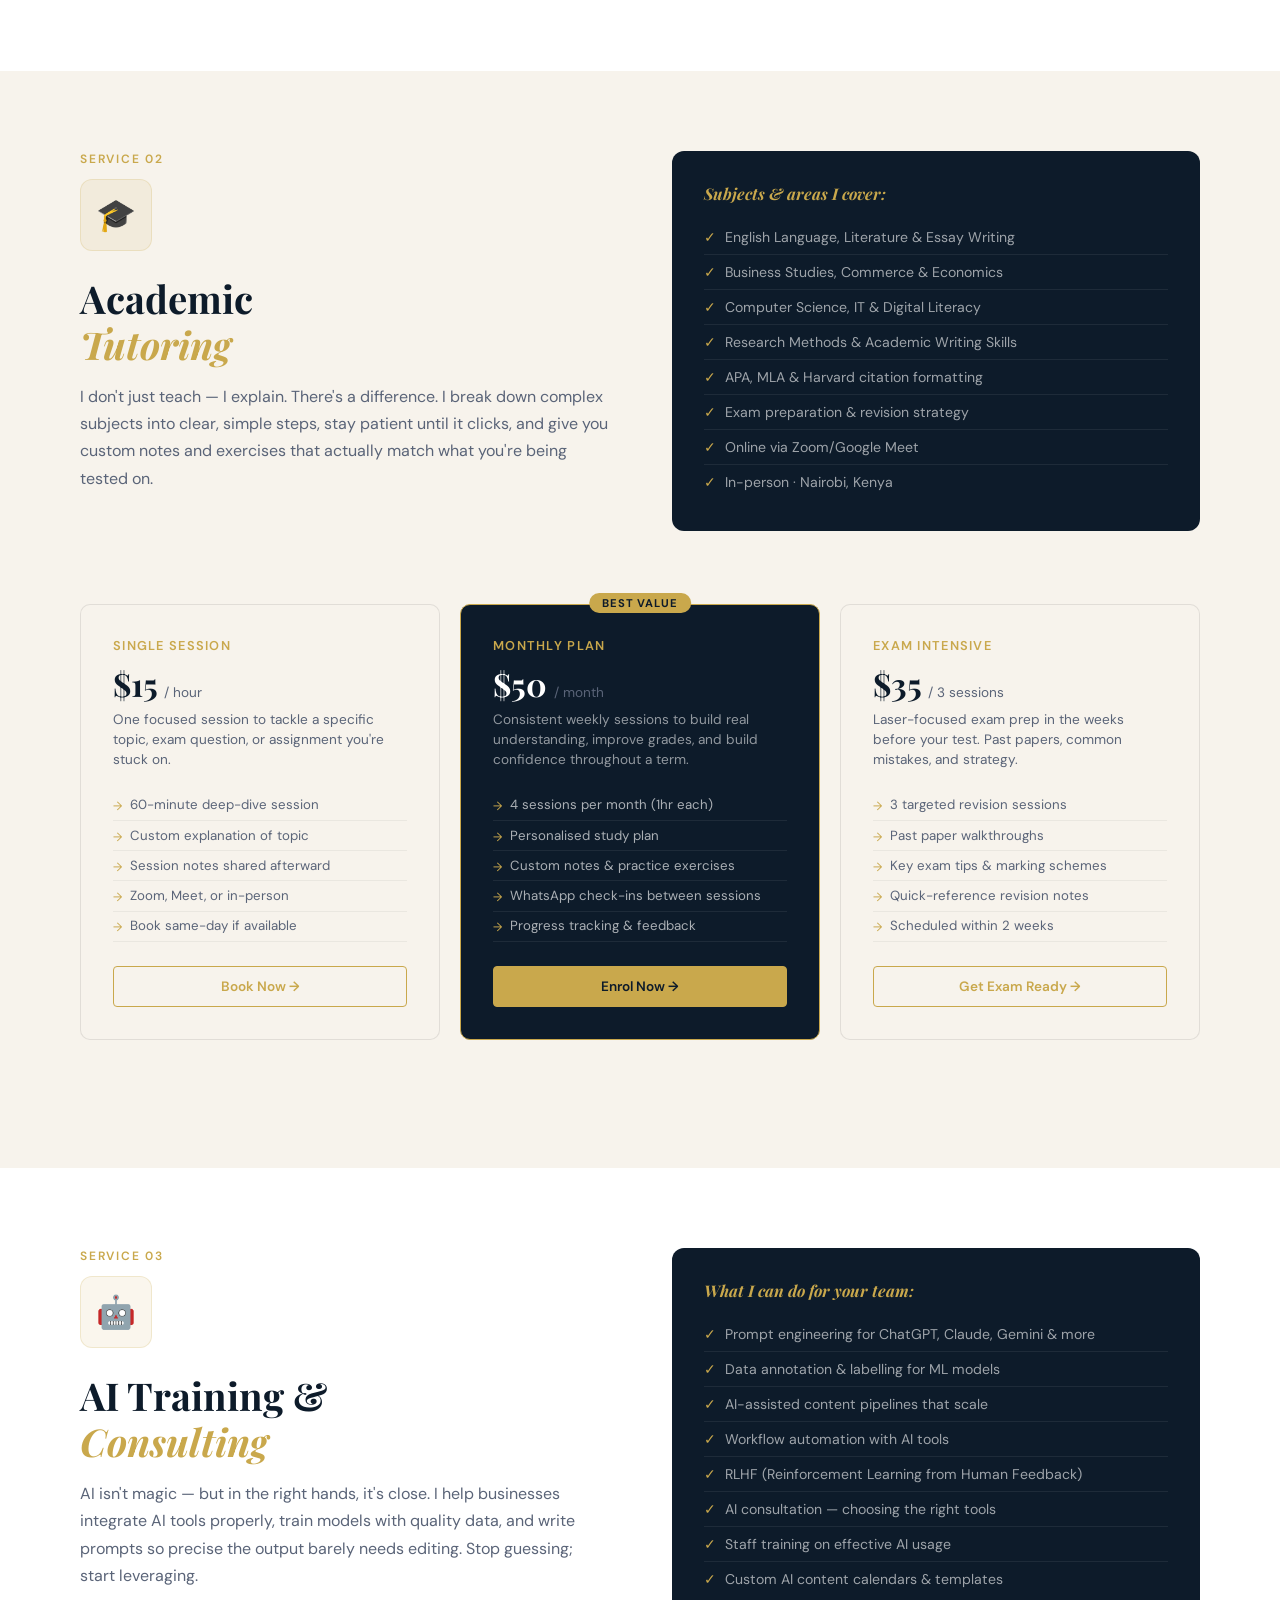
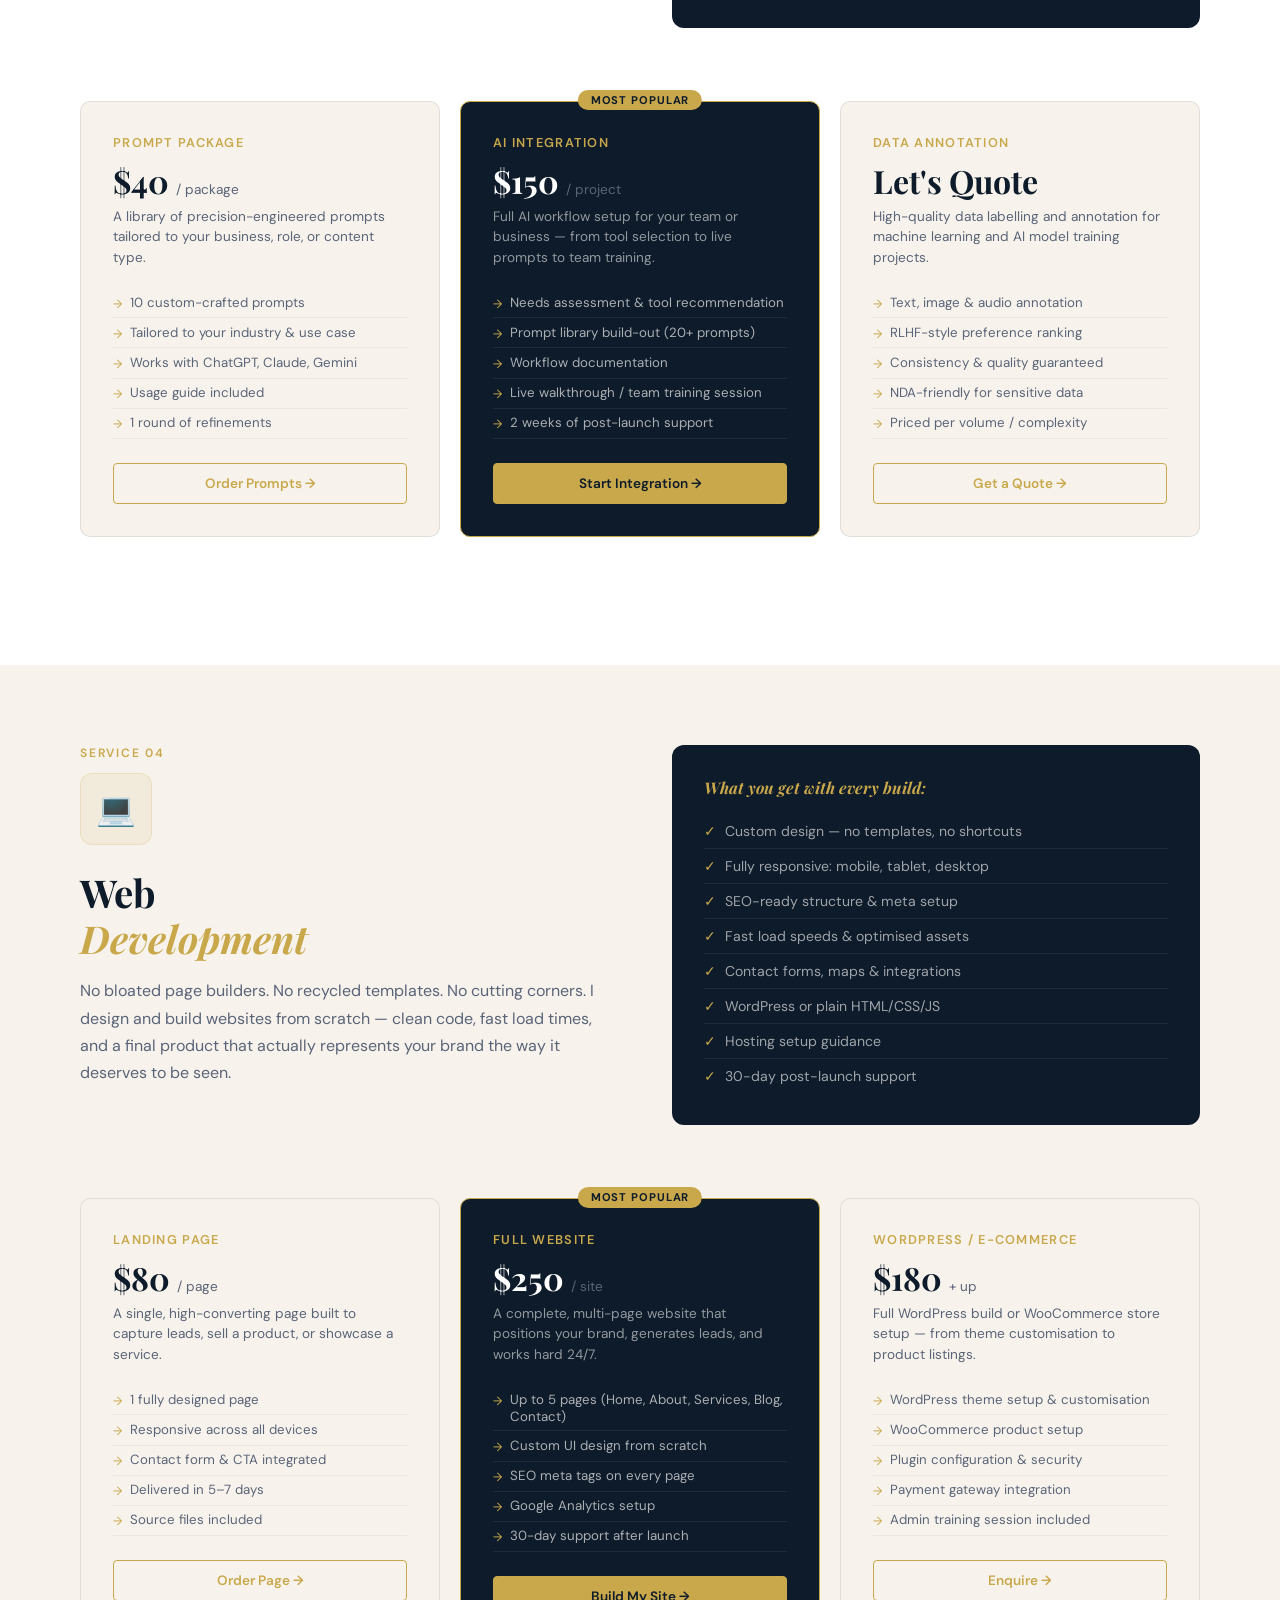
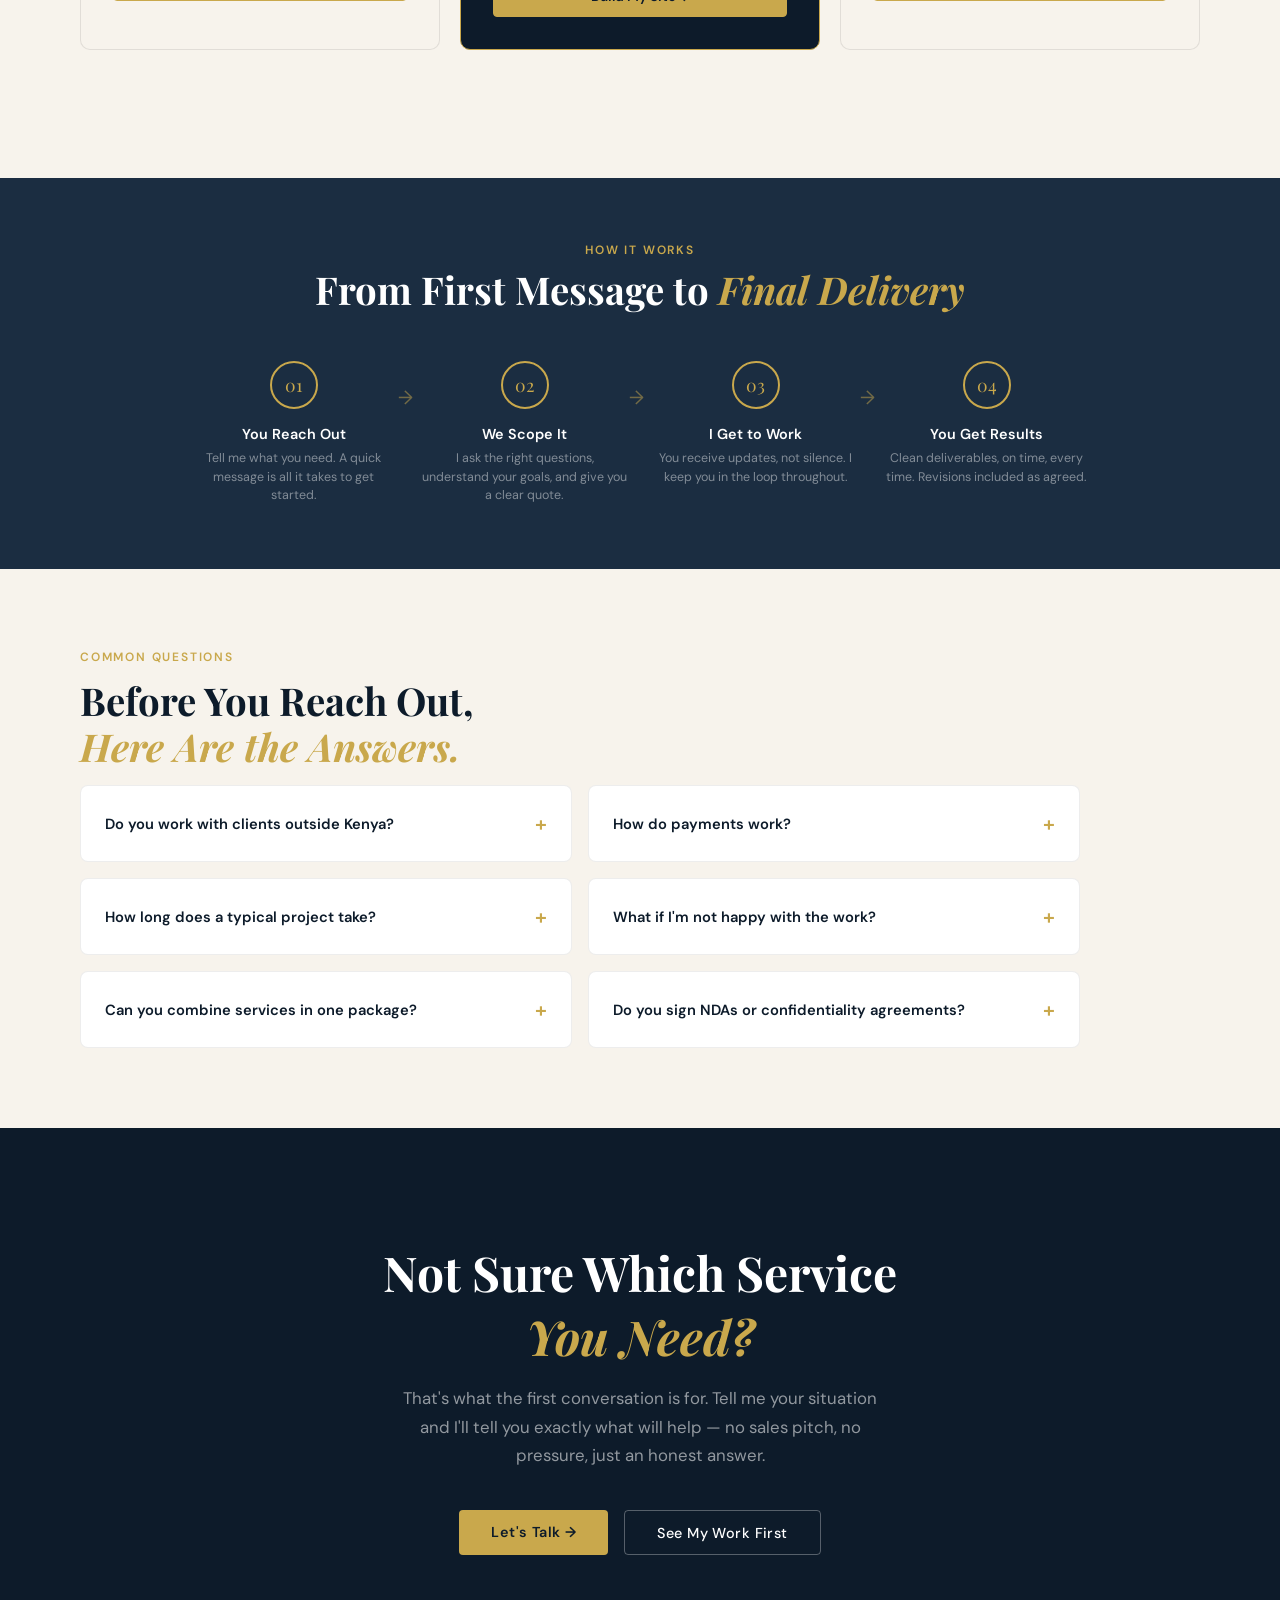
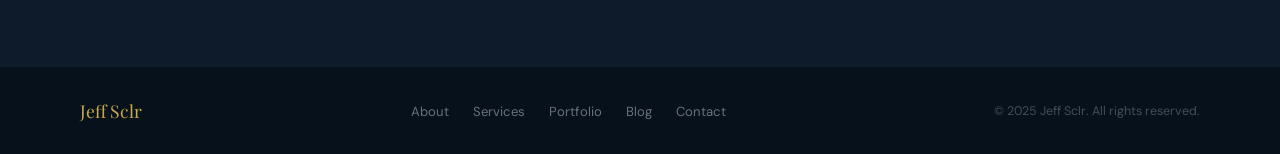
<file: services.html>
<!DOCTYPE html>
<html lang="en">
<head>
<meta charset="UTF-8">
<meta name="viewport" content="width=device-width, initial-scale=1.0">
<title>Services | Jeff Sclr</title>
<link rel="preconnect" href="https://fonts.googleapis.com">
<link rel="preconnect" href="https://fonts.gstatic.com" crossorigin>
<link href="https://fonts.googleapis.com/css2?family=Playfair+Display:ital,wght@0,400;0,700;1,400&family=DM+Sans:wght@300;400;500;600&display=swap" rel="stylesheet">
<style>
  *, *::before, *::after { box-sizing: border-box; margin: 0; padding: 0; }

  :root {
    --navy: #0d1b2a;
    --navy-mid: #1b2d41;
    --navy-light: #243b55;
    --gold: #c9a84c;
    --gold-light: #e8c97a;
    --cream: #f7f3ec;
    --text: #1a1a2e;
    --text-muted: #5a6478;
    --white: #ffffff;
    --border: rgba(201,168,76,0.2);
    --serif: 'Playfair Display', Georgia, serif;
    --sans: 'DM Sans', system-ui, sans-serif;
  }

  html { scroll-behavior: smooth; }
  body { font-family: var(--sans); background: var(--cream); color: var(--text); overflow-x: hidden; }

  /* ── NAV ── */
  nav {
    position: fixed; top: 0; width: 100%; z-index: 100;
    background: rgba(13,27,42,0.95); backdrop-filter: blur(12px);
    border-bottom: 1px solid var(--border);
    padding: 0 2rem; display: flex; align-items: center; justify-content: space-between;
    height: 64px;
  }
  .nav-logo { font-family: var(--serif); font-size: 1.3rem; color: var(--gold); letter-spacing: 0.02em; text-decoration: none; }
  .nav-links { display: flex; gap: 2rem; list-style: none; }
  .nav-links a { text-decoration: none; color: rgba(255,255,255,0.75); font-size: 0.85rem; font-weight: 500; letter-spacing: 0.05em; text-transform: uppercase; transition: color 0.2s; }
  .nav-links a:hover, .nav-links a.active { color: var(--gold-light); }
  .nav-cta { background: var(--gold); color: var(--navy) !important; padding: 0.45rem 1.1rem; border-radius: 4px; font-weight: 600 !important; transition: background 0.2s !important; }
  .nav-cta:hover { background: var(--gold-light) !important; color: var(--navy) !important; }

  /* ── PAGE HERO ── */
  .page-hero {
    background: var(--navy);
    padding: 130px 5rem 80px;
    position: relative; overflow: hidden;
  }
  .page-hero::before {
    content: '';
    position: absolute; top: -50%; right: -10%;
    width: 600px; height: 600px;
    background: radial-gradient(circle, rgba(201,168,76,0.07) 0%, transparent 70%);
    border-radius: 50%;
  }
  .page-hero::after {
    content: 'SERVICES';
    position: absolute; right: 5rem; bottom: -1rem;
    font-family: var(--serif); font-size: 8rem; font-weight: 700;
    color: rgba(255,255,255,0.03); letter-spacing: 0.1em;
    line-height: 1; pointer-events: none;
  }
  .hero-label {
    display: inline-block; font-size: 0.75rem; font-weight: 600;
    letter-spacing: 0.15em; text-transform: uppercase; color: var(--gold);
    border: 1px solid var(--border); padding: 0.35rem 1rem;
    border-radius: 2px; margin-bottom: 1.5rem;
  }
  .page-hero h1 {
    font-family: var(--serif); font-size: clamp(2.5rem, 4vw, 3.8rem);
    color: var(--white); line-height: 1.15; margin-bottom: 1.25rem; font-weight: 700;
  }
  .page-hero h1 em { color: var(--gold); font-style: italic; }
  .page-hero p {
    font-size: 1.05rem; color: rgba(255,255,255,0.6);
    line-height: 1.75; max-width: 580px;
  }

  /* ── SECTION SHARED ── */
  .section-label { font-size: 0.75rem; font-weight: 600; letter-spacing: 0.15em; text-transform: uppercase; color: var(--gold); margin-bottom: 0.75rem; }
  .section-title { font-family: var(--serif); font-size: clamp(1.9rem, 3vw, 2.6rem); color: var(--navy); font-weight: 700; line-height: 1.2; margin-bottom: 1rem; }
  .section-title em { font-style: italic; color: var(--gold); }
  .section-sub { font-size: 1rem; color: var(--text-muted); line-height: 1.7; max-width: 580px; margin-bottom: 3rem; }

  /* ── SERVICE TABS NAV ── */
  .tabs-bar {
    background: var(--white);
    border-bottom: 2px solid rgba(0,0,0,0.07);
    display: flex; justify-content: center; gap: 0;
    position: sticky; top: 64px; z-index: 90;
  }
  .tab-btn {
    background: none; border: none; cursor: pointer;
    padding: 1.1rem 2rem; font-family: var(--sans);
    font-size: 0.85rem; font-weight: 600; letter-spacing: 0.05em;
    text-transform: uppercase; color: var(--text-muted);
    border-bottom: 3px solid transparent;
    transition: color 0.2s, border-color 0.2s;
    margin-bottom: -2px;
  }
  .tab-btn:hover { color: var(--navy); }
  .tab-btn.active { color: var(--gold); border-bottom-color: var(--gold); }

  /* ── SERVICE SECTIONS ── */
  .service-section { padding: 5rem; }
  .service-section:nth-child(even) { background: var(--white); }

  .service-header {
    display: grid; grid-template-columns: 1fr 1fr;
    gap: 4rem; align-items: start; margin-bottom: 4rem;
  }
  .service-header-left {}
  .service-icon-big {
    width: 72px; height: 72px;
    background: rgba(201,168,76,0.1);
    border: 1px solid var(--border);
    border-radius: 12px; display: flex;
    align-items: center; justify-content: center;
    font-size: 2rem; margin-bottom: 1.5rem;
  }
  .service-header-right {
    background: var(--navy);
    border-radius: 12px; padding: 2rem;
  }
  .service-header-right h4 {
    font-family: var(--serif); font-size: 1rem;
    color: var(--gold); margin-bottom: 1rem;
    font-style: italic;
  }
  .service-header-right ul { list-style: none; }
  .service-header-right ul li {
    font-size: 0.88rem; color: rgba(255,255,255,0.6);
    padding: 0.5rem 0; border-bottom: 1px solid rgba(255,255,255,0.07);
    display: flex; align-items: center; gap: 0.6rem;
  }
  .service-header-right ul li:last-child { border-bottom: none; }
  .service-header-right ul li::before { content: '✓'; color: var(--gold); font-weight: 700; flex-shrink: 0; }

  /* Packages grid */
  .packages-grid {
    display: grid; grid-template-columns: repeat(3, 1fr);
    gap: 1.25rem; margin-bottom: 3rem;
  }
  .package-card {
    border: 1px solid rgba(0,0,0,0.09);
    border-radius: 10px; padding: 2rem;
    background: var(--cream);
    position: relative; transition: transform 0.25s, box-shadow 0.25s;
  }
  .package-card:hover { transform: translateY(-4px); box-shadow: 0 12px 36px rgba(0,0,0,0.08); }
  .package-card.featured {
    background: var(--navy); border-color: var(--gold);
  }
  .package-card.featured .pkg-name { color: var(--gold); }
  .package-card.featured .pkg-price { color: var(--white); }
  .package-card.featured .pkg-desc { color: rgba(255,255,255,0.55); }
  .package-card.featured .pkg-feature { color: rgba(255,255,255,0.65); border-bottom-color: rgba(255,255,255,0.07); }
  .package-card.featured .pkg-feature::before { color: var(--gold); }
  .featured-badge {
    position: absolute; top: -12px; left: 50%; transform: translateX(-50%);
    background: var(--gold); color: var(--navy);
    font-size: 0.7rem; font-weight: 700; letter-spacing: 0.08em;
    text-transform: uppercase; padding: 0.2rem 0.8rem; border-radius: 20px;
  }
  .pkg-name { font-size: 0.8rem; font-weight: 600; letter-spacing: 0.1em; text-transform: uppercase; color: var(--gold); margin-bottom: 0.5rem; }
  .pkg-price { font-family: var(--serif); font-size: 2rem; font-weight: 700; color: var(--navy); margin-bottom: 0.3rem; }
  .pkg-price span { font-size: 0.85rem; font-weight: 400; color: var(--text-muted); font-family: var(--sans); }
  .pkg-desc { font-size: 0.85rem; color: var(--text-muted); line-height: 1.5; margin-bottom: 1.25rem; }
  .pkg-features { list-style: none; margin-bottom: 1.5rem; }
  .pkg-feature {
    font-size: 0.83rem; color: var(--text-muted);
    padding: 0.35rem 0; border-bottom: 1px solid rgba(0,0,0,0.05);
    display: flex; align-items: flex-start; gap: 0.5rem;
  }
  .pkg-feature::before { content: '→'; color: var(--gold); flex-shrink: 0; font-size: 0.75rem; margin-top: 2px; }
  .pkg-btn {
    display: block; text-align: center; text-decoration: none;
    padding: 0.7rem 1rem; border-radius: 4px; font-size: 0.85rem;
    font-weight: 600; transition: all 0.2s;
    border: 1px solid var(--gold); color: var(--gold);
  }
  .pkg-btn:hover { background: var(--gold); color: var(--navy); }
  .package-card.featured .pkg-btn { background: var(--gold); color: var(--navy); }
  .package-card.featured .pkg-btn:hover { background: var(--gold-light); }

  /* Process strip */
  .process-strip {
    background: var(--navy-mid);
    padding: 4rem 5rem;
  }
  .process-strip .section-title { color: var(--white); text-align: center; margin-bottom: 3rem; }
  .process-steps {
    display: grid; grid-template-columns: repeat(4, 1fr);
    gap: 1.5rem; max-width: 900px; margin: 0 auto;
  }
  .process-step { text-align: center; position: relative; }
  .process-step:not(:last-child)::after {
    content: '→';
    position: absolute; right: -1rem; top: 1.5rem;
    color: var(--gold); opacity: 0.5; font-size: 1.2rem;
  }
  .step-num {
    width: 48px; height: 48px;
    border: 2px solid var(--gold); border-radius: 50%;
    display: flex; align-items: center; justify-content: center;
    font-family: var(--serif); font-size: 1.1rem; color: var(--gold);
    margin: 0 auto 1rem;
  }
  .process-step h5 { font-size: 0.9rem; color: var(--white); font-weight: 600; margin-bottom: 0.4rem; }
  .process-step p { font-size: 0.78rem; color: rgba(255,255,255,0.45); line-height: 1.5; }

  /* FAQ */
  .faq-section { padding: 5rem; background: var(--cream); }
  .faq-grid { display: grid; grid-template-columns: 1fr 1fr; gap: 1rem; max-width: 1000px; }
  .faq-item {
    background: var(--white); border: 1px solid rgba(0,0,0,0.07);
    border-radius: 8px; padding: 1.5rem;
    cursor: pointer;
  }
  .faq-q {
    font-size: 0.92rem; font-weight: 600; color: var(--navy);
    display: flex; justify-content: space-between; align-items: center; gap: 1rem;
  }
  .faq-q::after { content: '+'; color: var(--gold); font-size: 1.3rem; flex-shrink: 0; transition: transform 0.2s; }
  .faq-item.open .faq-q::after { transform: rotate(45deg); }
  .faq-a { font-size: 0.85rem; color: var(--text-muted); line-height: 1.65; margin-top: 0.75rem; display: none; }
  .faq-item.open .faq-a { display: block; }

  /* CTA */
  .cta-section { background: var(--navy); text-align: center; padding: 7rem 5rem; }
  .cta-section h2 { font-family: var(--serif); font-size: clamp(2rem, 4vw, 3rem); color: var(--white); margin-bottom: 1rem; font-weight: 700; }
  .cta-section h2 em { color: var(--gold); font-style: italic; }
  .cta-section p { color: rgba(255,255,255,0.55); font-size: 1.05rem; max-width: 500px; margin: 0 auto 2.5rem; line-height: 1.7; }
  .cta-btns { display: flex; gap: 1rem; justify-content: center; flex-wrap: wrap; }
  .btn-primary { background: var(--gold); color: var(--navy); padding: 0.8rem 2rem; border-radius: 4px; font-weight: 600; font-size: 0.9rem; text-decoration: none; transition: background 0.2s, transform 0.2s; letter-spacing: 0.03em; }
  .btn-primary:hover { background: var(--gold-light); transform: translateY(-2px); }
  .btn-outline { border: 1px solid rgba(255,255,255,0.3); color: var(--white); padding: 0.8rem 2rem; border-radius: 4px; font-weight: 500; font-size: 0.9rem; text-decoration: none; transition: border-color 0.2s, transform 0.2s; letter-spacing: 0.03em; }
  .btn-outline:hover { border-color: var(--gold); color: var(--gold); transform: translateY(-2px); }

  /* FOOTER */
  footer { background: #07111b; padding: 2rem 5rem; display: flex; align-items: center; justify-content: space-between; flex-wrap: wrap; gap: 1rem; }
  .footer-logo { font-family: var(--serif); color: var(--gold); font-size: 1.1rem; text-decoration: none; }
  .footer-links { display: flex; gap: 1.5rem; list-style: none; }
  .footer-links a { font-size: 0.82rem; color: rgba(255,255,255,0.4); text-decoration: none; transition: color 0.2s; }
  .footer-links a:hover { color: var(--gold-light); }
  footer p { font-size: 0.78rem; color: rgba(255,255,255,0.25); }

  /* Animations */
  @keyframes fadeUp {
    from { opacity: 0; transform: translateY(28px); }
    to { opacity: 1; transform: translateY(0); }
  }
  .page-hero .hero-label { animation: fadeUp 0.5s ease both 0.1s; }
  .page-hero h1 { animation: fadeUp 0.6s ease both 0.25s; }
  .page-hero p { animation: fadeUp 0.6s ease both 0.4s; }

  /* Responsive */
  @media (max-width: 900px) {
    nav { padding: 0 1.25rem; }
    .nav-links { display: none; }
    .page-hero { padding: 110px 1.5rem 60px; }
    .page-hero::after { display: none; }
    .tabs-bar { overflow-x: auto; justify-content: flex-start; }
    .tab-btn { white-space: nowrap; padding: 1rem 1.25rem; }
    .service-section { padding: 3rem 1.5rem; }
    .service-header { grid-template-columns: 1fr; gap: 2rem; }
    .packages-grid { grid-template-columns: 1fr; }
    .process-strip { padding: 3rem 1.5rem; }
    .process-steps { grid-template-columns: 1fr 1fr; }
    .process-step::after { display: none; }
    .faq-section { padding: 3rem 1.5rem; }
    .faq-grid { grid-template-columns: 1fr; }
    .cta-section { padding: 4rem 1.5rem; }
    footer { padding: 2rem 1.5rem; flex-direction: column; text-align: center; }
  }
</style>
</head>
<body>

<!-- NAV -->
<nav>
  <a href="index.html" class="nav-logo">Jeff Sclr</a>
  <ul class="nav-links">
    <li><a href="about.html">About</a></li>
    <li><a href="services.html" class="active">Services</a></li>
    <li><a href="portfolio.html">Portfolio</a></li>
    <li><a href="blog.html">Blog</a></li>
    <li><a href="contact.html" class="nav-cta">Hire Me</a></li>
  </ul>
</nav>

<!-- PAGE HERO -->
<div class="page-hero">
  <span class="hero-label">What I Offer</span>
  <h1>Four Services.<br><em>One Expert.</em></h1>
  <p>Whether you need words that sell, a website that works, a tutor who actually explains things, or AI tools that save you hours — everything you need is right here, delivered by one person who owns your results end to end.</p>
</div>

<!-- TABS -->
<div class="tabs-bar" id="tabs">
  <button class="tab-btn active" onclick="scrollTo('writing')">✍️ Writing</button>
  <button class="tab-btn" onclick="scrollTo('tutoring')">🎓 Tutoring</button>
  <button class="tab-btn" onclick="scrollTo('ai')">🤖 AI Services</button>
  <button class="tab-btn" onclick="scrollTo('webdev')">💻 Web Dev</button>
</div>

<!-- ───── WRITING ───── -->
<section class="service-section" id="writing">
  <div class="service-header">
    <div class="service-header-left">
      <div class="section-label">Service 01</div>
      <div class="service-icon-big">✍️</div>
      <h2 class="section-title">Writing &amp;<br><em>Content Creation</em></h2>
      <p class="section-sub">Words are the most powerful sales tool your business has — and most businesses waste them. I write content that gets found on Google, gets read by humans, and gets people to act. From SEO blog posts to brand copy that actually sounds like you.</p>
    </div>
    <div class="service-header-right">
      <h4>What's included across writing services:</h4>
      <ul>
        <li>Long-form SEO blog articles (500–3,000+ words)</li>
        <li>Sales pages &amp; landing copy that converts</li>
        <li>Academic essays, research papers &amp; citations (APA, MLA, Harvard)</li>
        <li>Email sequences, newsletters &amp; drip campaigns</li>
        <li>Social media captions, threads &amp; LinkedIn posts</li>
        <li>Brand voice guides &amp; content calendars</li>
        <li>Website copy — homepage, about, services pages</li>
        <li>Product descriptions &amp; e-commerce content</li>
      </ul>
    </div>
  </div>

  <div class="packages-grid">
    <div class="package-card">
      <div class="pkg-name">Starter</div>
      <div class="pkg-price">$30 <span>/ article</span></div>
      <div class="pkg-desc">For bloggers and small businesses who need quality content without the agency price tag.</div>
      <ul class="pkg-features">
        <li class="pkg-feature">1 SEO blog post (up to 1,000 words)</li>
        <li class="pkg-feature">Keyword-optimised structure</li>
        <li class="pkg-feature">1 round of revisions</li>
        <li class="pkg-feature">Delivered in 3–4 business days</li>
        <li class="pkg-feature">Google Docs format</li>
      </ul>
      <a href="contact.html" class="pkg-btn">Get Started →</a>
    </div>
    <div class="package-card featured">
      <div class="featured-badge">Most Popular</div>
      <div class="pkg-name">Growth</div>
      <div class="pkg-price">$120 <span>/ month</span></div>
      <div class="pkg-desc">For brands that want consistent, high-quality content that builds authority over time.</div>
      <ul class="pkg-features">
        <li class="pkg-feature">4 long-form articles (up to 2,000 words each)</li>
        <li class="pkg-feature">SEO research &amp; keyword planning</li>
        <li class="pkg-feature">Meta descriptions &amp; image alt text</li>
        <li class="pkg-feature">2 rounds of revisions per article</li>
        <li class="pkg-feature">Delivered weekly, on schedule</li>
      </ul>
      <a href="contact.html" class="pkg-btn">Get Started →</a>
    </div>
    <div class="package-card">
      <div class="pkg-name">Custom</div>
      <div class="pkg-price">Let's Talk</div>
      <div class="pkg-desc">For agencies, startups, or businesses with specific, ongoing, or large-volume content needs.</div>
      <ul class="pkg-features">
        <li class="pkg-feature">Volume pricing available</li>
        <li class="pkg-feature">Brand voice onboarding</li>
        <li class="pkg-feature">Sales copy &amp; landing pages</li>
        <li class="pkg-feature">Content strategy included</li>
        <li class="pkg-feature">Priority turnaround</li>
      </ul>
      <a href="contact.html" class="pkg-btn">Enquire →</a>
    </div>
  </div>
</section>

<!-- ───── TUTORING ───── -->
<section class="service-section" id="tutoring">
  <div class="service-header">
    <div class="service-header-left">
      <div class="section-label">Service 02</div>
      <div class="service-icon-big">🎓</div>
      <h2 class="section-title">Academic<br><em>Tutoring</em></h2>
      <p class="section-sub">I don't just teach — I explain. There's a difference. I break down complex subjects into clear, simple steps, stay patient until it clicks, and give you custom notes and exercises that actually match what you're being tested on.</p>
    </div>
    <div class="service-header-right">
      <h4>Subjects &amp; areas I cover:</h4>
      <ul>
        <li>English Language, Literature &amp; Essay Writing</li>
        <li>Business Studies, Commerce &amp; Economics</li>
        <li>Computer Science, IT &amp; Digital Literacy</li>
        <li>Research Methods &amp; Academic Writing Skills</li>
        <li>APA, MLA &amp; Harvard citation formatting</li>
        <li>Exam preparation &amp; revision strategy</li>
        <li>Online via Zoom/Google Meet</li>
        <li>In-person · Nairobi, Kenya</li>
      </ul>
    </div>
  </div>

  <div class="packages-grid">
    <div class="package-card">
      <div class="pkg-name">Single Session</div>
      <div class="pkg-price">$15 <span>/ hour</span></div>
      <div class="pkg-desc">One focused session to tackle a specific topic, exam question, or assignment you're stuck on.</div>
      <ul class="pkg-features">
        <li class="pkg-feature">60-minute deep-dive session</li>
        <li class="pkg-feature">Custom explanation of topic</li>
        <li class="pkg-feature">Session notes shared afterward</li>
        <li class="pkg-feature">Zoom, Meet, or in-person</li>
        <li class="pkg-feature">Book same-day if available</li>
      </ul>
      <a href="contact.html" class="pkg-btn">Book Now →</a>
    </div>
    <div class="package-card featured">
      <div class="featured-badge">Best Value</div>
      <div class="pkg-name">Monthly Plan</div>
      <div class="pkg-price">$50 <span>/ month</span></div>
      <div class="pkg-desc">Consistent weekly sessions to build real understanding, improve grades, and build confidence throughout a term.</div>
      <ul class="pkg-features">
        <li class="pkg-feature">4 sessions per month (1hr each)</li>
        <li class="pkg-feature">Personalised study plan</li>
        <li class="pkg-feature">Custom notes &amp; practice exercises</li>
        <li class="pkg-feature">WhatsApp check-ins between sessions</li>
        <li class="pkg-feature">Progress tracking &amp; feedback</li>
      </ul>
      <a href="contact.html" class="pkg-btn">Enrol Now →</a>
    </div>
    <div class="package-card">
      <div class="pkg-name">Exam Intensive</div>
      <div class="pkg-price">$35 <span>/ 3 sessions</span></div>
      <div class="pkg-desc">Laser-focused exam prep in the weeks before your test. Past papers, common mistakes, and strategy.</div>
      <ul class="pkg-features">
        <li class="pkg-feature">3 targeted revision sessions</li>
        <li class="pkg-feature">Past paper walkthroughs</li>
        <li class="pkg-feature">Key exam tips &amp; marking schemes</li>
        <li class="pkg-feature">Quick-reference revision notes</li>
        <li class="pkg-feature">Scheduled within 2 weeks</li>
      </ul>
      <a href="contact.html" class="pkg-btn">Get Exam Ready →</a>
    </div>
  </div>
</section>

<!-- ───── AI SERVICES ───── -->
<section class="service-section" id="ai">
  <div class="service-header">
    <div class="service-header-left">
      <div class="section-label">Service 03</div>
      <div class="service-icon-big">🤖</div>
      <h2 class="section-title">AI Training &amp;<br><em>Consulting</em></h2>
      <p class="section-sub">AI isn't magic — but in the right hands, it's close. I help businesses integrate AI tools properly, train models with quality data, and write prompts so precise the output barely needs editing. Stop guessing; start leveraging.</p>
    </div>
    <div class="service-header-right">
      <h4>What I can do for your team:</h4>
      <ul>
        <li>Prompt engineering for ChatGPT, Claude, Gemini &amp; more</li>
        <li>Data annotation &amp; labelling for ML models</li>
        <li>AI-assisted content pipelines that scale</li>
        <li>Workflow automation with AI tools</li>
        <li>RLHF (Reinforcement Learning from Human Feedback)</li>
        <li>AI consultation — choosing the right tools</li>
        <li>Staff training on effective AI usage</li>
        <li>Custom AI content calendars &amp; templates</li>
      </ul>
    </div>
  </div>

  <div class="packages-grid">
    <div class="package-card">
      <div class="pkg-name">Prompt Package</div>
      <div class="pkg-price">$40 <span>/ package</span></div>
      <div class="pkg-desc">A library of precision-engineered prompts tailored to your business, role, or content type.</div>
      <ul class="pkg-features">
        <li class="pkg-feature">10 custom-crafted prompts</li>
        <li class="pkg-feature">Tailored to your industry &amp; use case</li>
        <li class="pkg-feature">Works with ChatGPT, Claude, Gemini</li>
        <li class="pkg-feature">Usage guide included</li>
        <li class="pkg-feature">1 round of refinements</li>
      </ul>
      <a href="contact.html" class="pkg-btn">Order Prompts →</a>
    </div>
    <div class="package-card featured">
      <div class="featured-badge">Most Popular</div>
      <div class="pkg-name">AI Integration</div>
      <div class="pkg-price">$150 <span>/ project</span></div>
      <div class="pkg-desc">Full AI workflow setup for your team or business — from tool selection to live prompts to team training.</div>
      <ul class="pkg-features">
        <li class="pkg-feature">Needs assessment &amp; tool recommendation</li>
        <li class="pkg-feature">Prompt library build-out (20+ prompts)</li>
        <li class="pkg-feature">Workflow documentation</li>
        <li class="pkg-feature">Live walkthrough / team training session</li>
        <li class="pkg-feature">2 weeks of post-launch support</li>
      </ul>
      <a href="contact.html" class="pkg-btn">Start Integration →</a>
    </div>
    <div class="package-card">
      <div class="pkg-name">Data Annotation</div>
      <div class="pkg-price">Let's Quote</div>
      <div class="pkg-desc">High-quality data labelling and annotation for machine learning and AI model training projects.</div>
      <ul class="pkg-features">
        <li class="pkg-feature">Text, image &amp; audio annotation</li>
        <li class="pkg-feature">RLHF-style preference ranking</li>
        <li class="pkg-feature">Consistency &amp; quality guaranteed</li>
        <li class="pkg-feature">NDA-friendly for sensitive data</li>
        <li class="pkg-feature">Priced per volume / complexity</li>
      </ul>
      <a href="contact.html" class="pkg-btn">Get a Quote →</a>
    </div>
  </div>
</section>

<!-- ───── WEB DEV ───── -->
<section class="service-section" id="webdev">
  <div class="service-header">
    <div class="service-header-left">
      <div class="section-label">Service 04</div>
      <div class="service-icon-big">💻</div>
      <h2 class="section-title">Web<br><em>Development</em></h2>
      <p class="section-sub">No bloated page builders. No recycled templates. No cutting corners. I design and build websites from scratch — clean code, fast load times, and a final product that actually represents your brand the way it deserves to be seen.</p>
    </div>
    <div class="service-header-right">
      <h4>What you get with every build:</h4>
      <ul>
        <li>Custom design — no templates, no shortcuts</li>
        <li>Fully responsive: mobile, tablet, desktop</li>
        <li>SEO-ready structure &amp; meta setup</li>
        <li>Fast load speeds &amp; optimised assets</li>
        <li>Contact forms, maps &amp; integrations</li>
        <li>WordPress or plain HTML/CSS/JS</li>
        <li>Hosting setup guidance</li>
        <li>30-day post-launch support</li>
      </ul>
    </div>
  </div>

  <div class="packages-grid">
    <div class="package-card">
      <div class="pkg-name">Landing Page</div>
      <div class="pkg-price">$80 <span>/ page</span></div>
      <div class="pkg-desc">A single, high-converting page built to capture leads, sell a product, or showcase a service.</div>
      <ul class="pkg-features">
        <li class="pkg-feature">1 fully designed page</li>
        <li class="pkg-feature">Responsive across all devices</li>
        <li class="pkg-feature">Contact form &amp; CTA integrated</li>
        <li class="pkg-feature">Delivered in 5–7 days</li>
        <li class="pkg-feature">Source files included</li>
      </ul>
      <a href="contact.html" class="pkg-btn">Order Page →</a>
    </div>
    <div class="package-card featured">
      <div class="featured-badge">Most Popular</div>
      <div class="pkg-name">Full Website</div>
      <div class="pkg-price">$250 <span>/ site</span></div>
      <div class="pkg-desc">A complete, multi-page website that positions your brand, generates leads, and works hard 24/7.</div>
      <ul class="pkg-features">
        <li class="pkg-feature">Up to 5 pages (Home, About, Services, Blog, Contact)</li>
        <li class="pkg-feature">Custom UI design from scratch</li>
        <li class="pkg-feature">SEO meta tags on every page</li>
        <li class="pkg-feature">Google Analytics setup</li>
        <li class="pkg-feature">30-day support after launch</li>
      </ul>
      <a href="contact.html" class="pkg-btn">Build My Site →</a>
    </div>
    <div class="package-card">
      <div class="pkg-name">WordPress / E-Commerce</div>
      <div class="pkg-price">$180 <span>+ up</span></div>
      <div class="pkg-desc">Full WordPress build or WooCommerce store setup — from theme customisation to product listings.</div>
      <ul class="pkg-features">
        <li class="pkg-feature">WordPress theme setup &amp; customisation</li>
        <li class="pkg-feature">WooCommerce product setup</li>
        <li class="pkg-feature">Plugin configuration &amp; security</li>
        <li class="pkg-feature">Payment gateway integration</li>
        <li class="pkg-feature">Admin training session included</li>
      </ul>
      <a href="contact.html" class="pkg-btn">Enquire →</a>
    </div>
  </div>
</section>

<!-- PROCESS -->
<div class="process-strip">
  <p class="section-label" style="text-align:center; margin-bottom:0.5rem;">How It Works</p>
  <h3 class="section-title" style="color:white; text-align:center; margin-bottom:3rem;">From First Message to <em>Final Delivery</em></h3>
  <div class="process-steps">
    <div class="process-step">
      <div class="step-num">01</div>
      <h5>You Reach Out</h5>
      <p>Tell me what you need. A quick message is all it takes to get started.</p>
    </div>
    <div class="process-step">
      <div class="step-num">02</div>
      <h5>We Scope It</h5>
      <p>I ask the right questions, understand your goals, and give you a clear quote.</p>
    </div>
    <div class="process-step">
      <div class="step-num">03</div>
      <h5>I Get to Work</h5>
      <p>You receive updates, not silence. I keep you in the loop throughout.</p>
    </div>
    <div class="process-step">
      <div class="step-num">04</div>
      <h5>You Get Results</h5>
      <p>Clean deliverables, on time, every time. Revisions included as agreed.</p>
    </div>
  </div>
</div>

<!-- FAQ -->
<section class="faq-section">
  <p class="section-label">Common Questions</p>
  <h2 class="section-title">Before You Reach Out,<br><em>Here Are the Answers.</em></h2>
  <div class="faq-grid">
    <div class="faq-item" onclick="this.classList.toggle('open')">
      <div class="faq-q">Do you work with clients outside Kenya?</div>
      <div class="faq-a">Absolutely. I work with clients across Africa, the UK, the US, and beyond. Everything — writing, web development, AI consulting — is handled fully remotely. Communication via email, WhatsApp, or Zoom.</div>
    </div>
    <div class="faq-item" onclick="this.classList.toggle('open')">
      <div class="faq-q">How do payments work?</div>
      <div class="faq-a">For new clients, I require a 50% deposit before starting. The balance is due on delivery. I accept M-Pesa, bank transfer, PayPal, and Wise for international clients.</div>
    </div>
    <div class="faq-item" onclick="this.classList.toggle('open')">
      <div class="faq-q">How long does a typical project take?</div>
      <div class="faq-a">Blog articles: 2–4 days. Landing pages: 5–7 days. Full websites: 2–3 weeks. AI integration packages: 1–2 weeks. Rush delivery is available for an additional fee.</div>
    </div>
    <div class="faq-item" onclick="this.classList.toggle('open')">
      <div class="faq-q">What if I'm not happy with the work?</div>
      <div class="faq-a">All services include at least one round of revisions. My goal is always your satisfaction. If something's not right, I fix it — straightforward, no drama.</div>
    </div>
    <div class="faq-item" onclick="this.classList.toggle('open')">
      <div class="faq-q">Can you combine services in one package?</div>
      <div class="faq-a">Yes, and many clients do exactly this. A website + copy + SEO strategy, or a tutoring plan + academic editing. Get in touch and I'll put together a custom quote for your needs.</div>
    </div>
    <div class="faq-item" onclick="this.classList.toggle('open')">
      <div class="faq-q">Do you sign NDAs or confidentiality agreements?</div>
      <div class="faq-a">Yes, for clients who require it — especially for data annotation, ghostwriting, or proprietary content projects. Just let me know and I'll review and sign before we start.</div>
    </div>
  </div>
</section>

<!-- CTA -->
<section class="cta-section">
  <h2>Not Sure Which Service<br><em>You Need?</em></h2>
  <p>That's what the first conversation is for. Tell me your situation and I'll tell you exactly what will help — no sales pitch, no pressure, just an honest answer.</p>
  <div class="cta-btns">
    <a href="contact.html" class="btn-primary">Let's Talk →</a>
    <a href="portfolio.html" class="btn-outline">See My Work First</a>
  </div>
</section>

<!-- FOOTER -->
<footer>
  <a href="index.html" class="footer-logo">Jeff Sclr</a>
  <ul class="footer-links">
    <li><a href="about.html">About</a></li>
    <li><a href="services.html">Services</a></li>
    <li><a href="portfolio.html">Portfolio</a></li>
    <li><a href="blog.html">Blog</a></li>
    <li><a href="contact.html">Contact</a></li>
  </ul>
  <p>© 2025 Jeff Sclr. All rights reserved.</p>
</footer>

<script>
  function scrollTo(id) {
    document.getElementById(id).scrollIntoView({ behavior: 'smooth' });
    document.querySelectorAll('.tab-btn').forEach(b => b.classList.remove('active'));
    event.target.classList.add('active');
  }

  // Highlight active tab on scroll
  const sections = ['writing','tutoring','ai','webdev'];
  const tabs = document.querySelectorAll('.tab-btn');
  window.addEventListener('scroll', () => {
    let current = 'writing';
    sections.forEach(id => {
      const el = document.getElementById(id);
      if (el && window.scrollY >= el.offsetTop - 200) current = id;
    });
    tabs.forEach((btn, i) => {
      btn.classList.toggle('active', sections[i] === current);
    });
  });
</script>
</body>
</html>
</file>
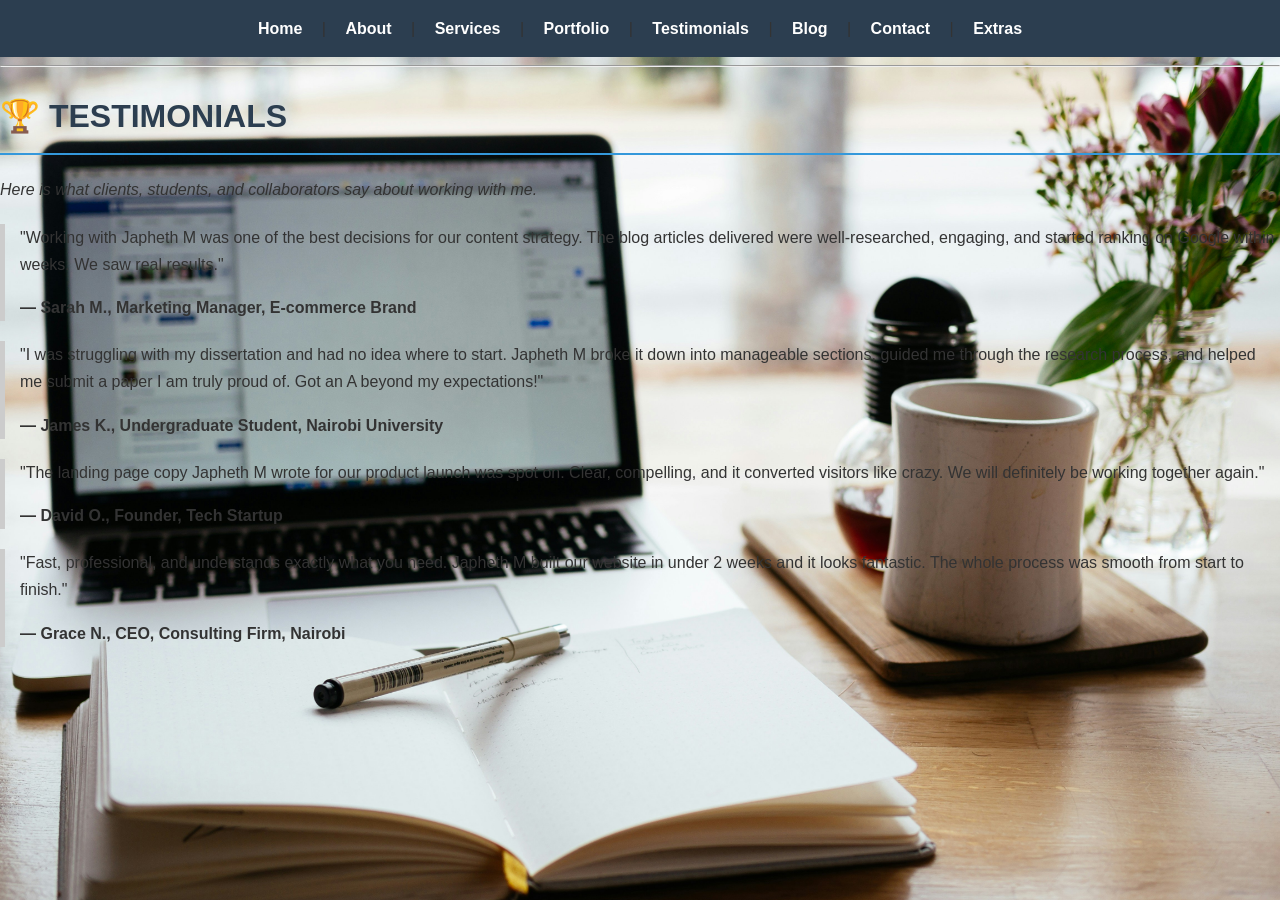
<file: testimonials.html>
<!DOCTYPE html>
<html lang="en">
<head>
    <meta charset="UTF-8">
    <title>About Me | Jeff Sclr</title>
    <link rel="stylesheet" href="style.css">
</head>
<body>
    </body>
</html>

    <nav>
        <a href="index.html">Home</a> | 
        <a href="about.html">About</a> | 
        <a href="services.html">Services</a> | 
        <a href="portfolio.html">Portfolio</a> | 
        <a href="testimonials.html">Testimonials</a> | 
        <a href="blog.html">Blog</a> | 
        <a href="contact.html">Contact</a> | 
        <a href="extras.html">Extras</a>
    </nav>

    <hr>

    <h1>🏆 TESTIMONIALS</h1>
    <p><em>Here is what clients, students, and collaborators say about working with me.</em></p>

    <blockquote style="border-left: 5px solid #ccc; padding-left: 15px; margin: 20px 0;">
        <p>"Working with Japheth M was one of the best decisions for our content strategy. The blog articles delivered were well-researched, engaging, and started ranking on Google within weeks. We saw real results."</p>
        <p><strong>— Sarah M., Marketing Manager, E-commerce Brand</strong></p>
    </blockquote>

    <blockquote style="border-left: 5px solid #ccc; padding-left: 15px; margin: 20px 0;">
        <p>"I was struggling with my dissertation and had no idea where to start. Japheth M broke it down into manageable sections, guided me through the research process, and helped me submit a paper I am truly proud of. Got an A beyond my expectations!"</p>
        <p><strong>— James K., Undergraduate Student, Nairobi University</strong></p>
    </blockquote>

    <blockquote style="border-left: 5px solid #ccc; padding-left: 15px; margin: 20px 0;">
        <p>"The landing page copy Japheth M wrote for our product launch was spot on. Clear, compelling, and it converted visitors like crazy. We will definitely be working together again."</p>
        <p><strong>— David O., Founder, Tech Startup</strong></p>
    </blockquote>

    <blockquote style="border-left: 5px solid #ccc; padding-left: 15px; margin: 20px 0;">
        <p>"Fast, professional, and understands exactly what you need. Japheth M built our website in under 2 weeks and it looks fantastic. The whole process was smooth from start to finish."</p>
        <p><strong>— Grace N., CEO, Consulting Firm, Nairobi</strong></p>
    </blockquote>

</body>
</html>
</file>
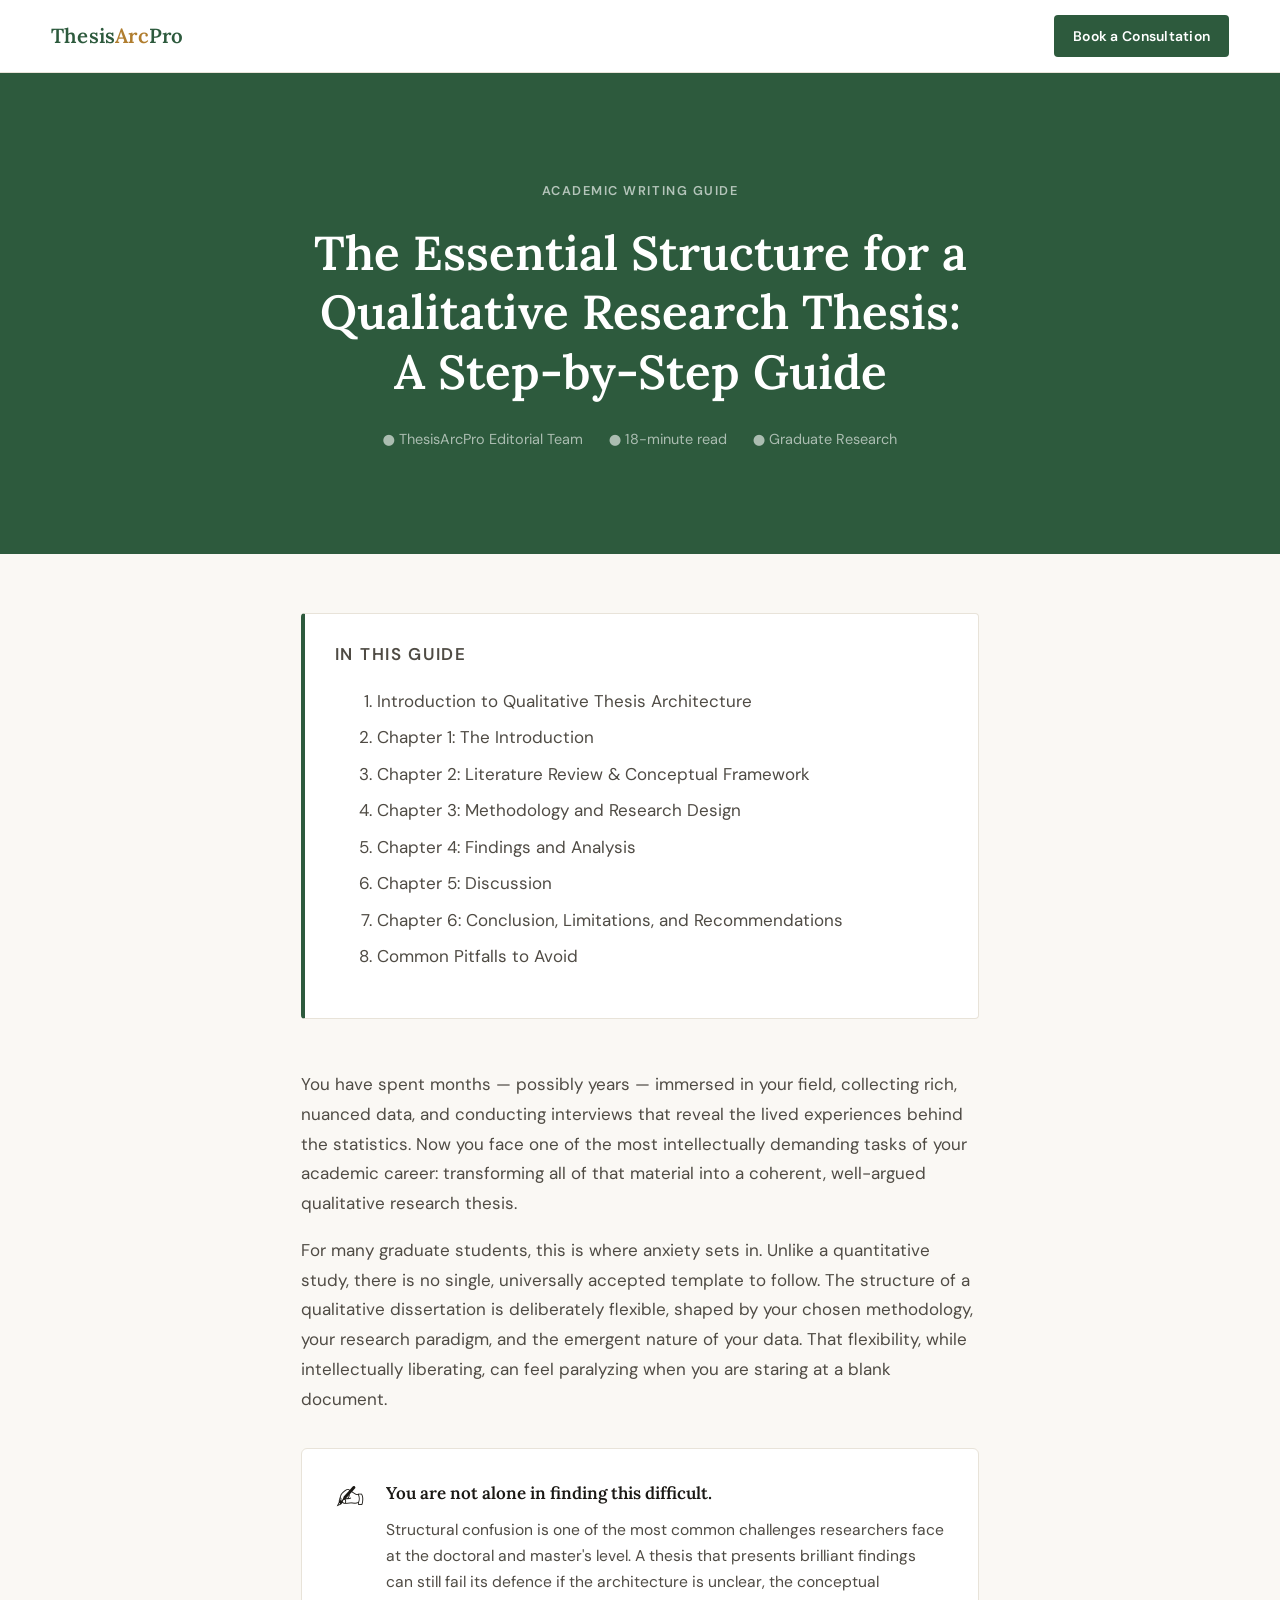
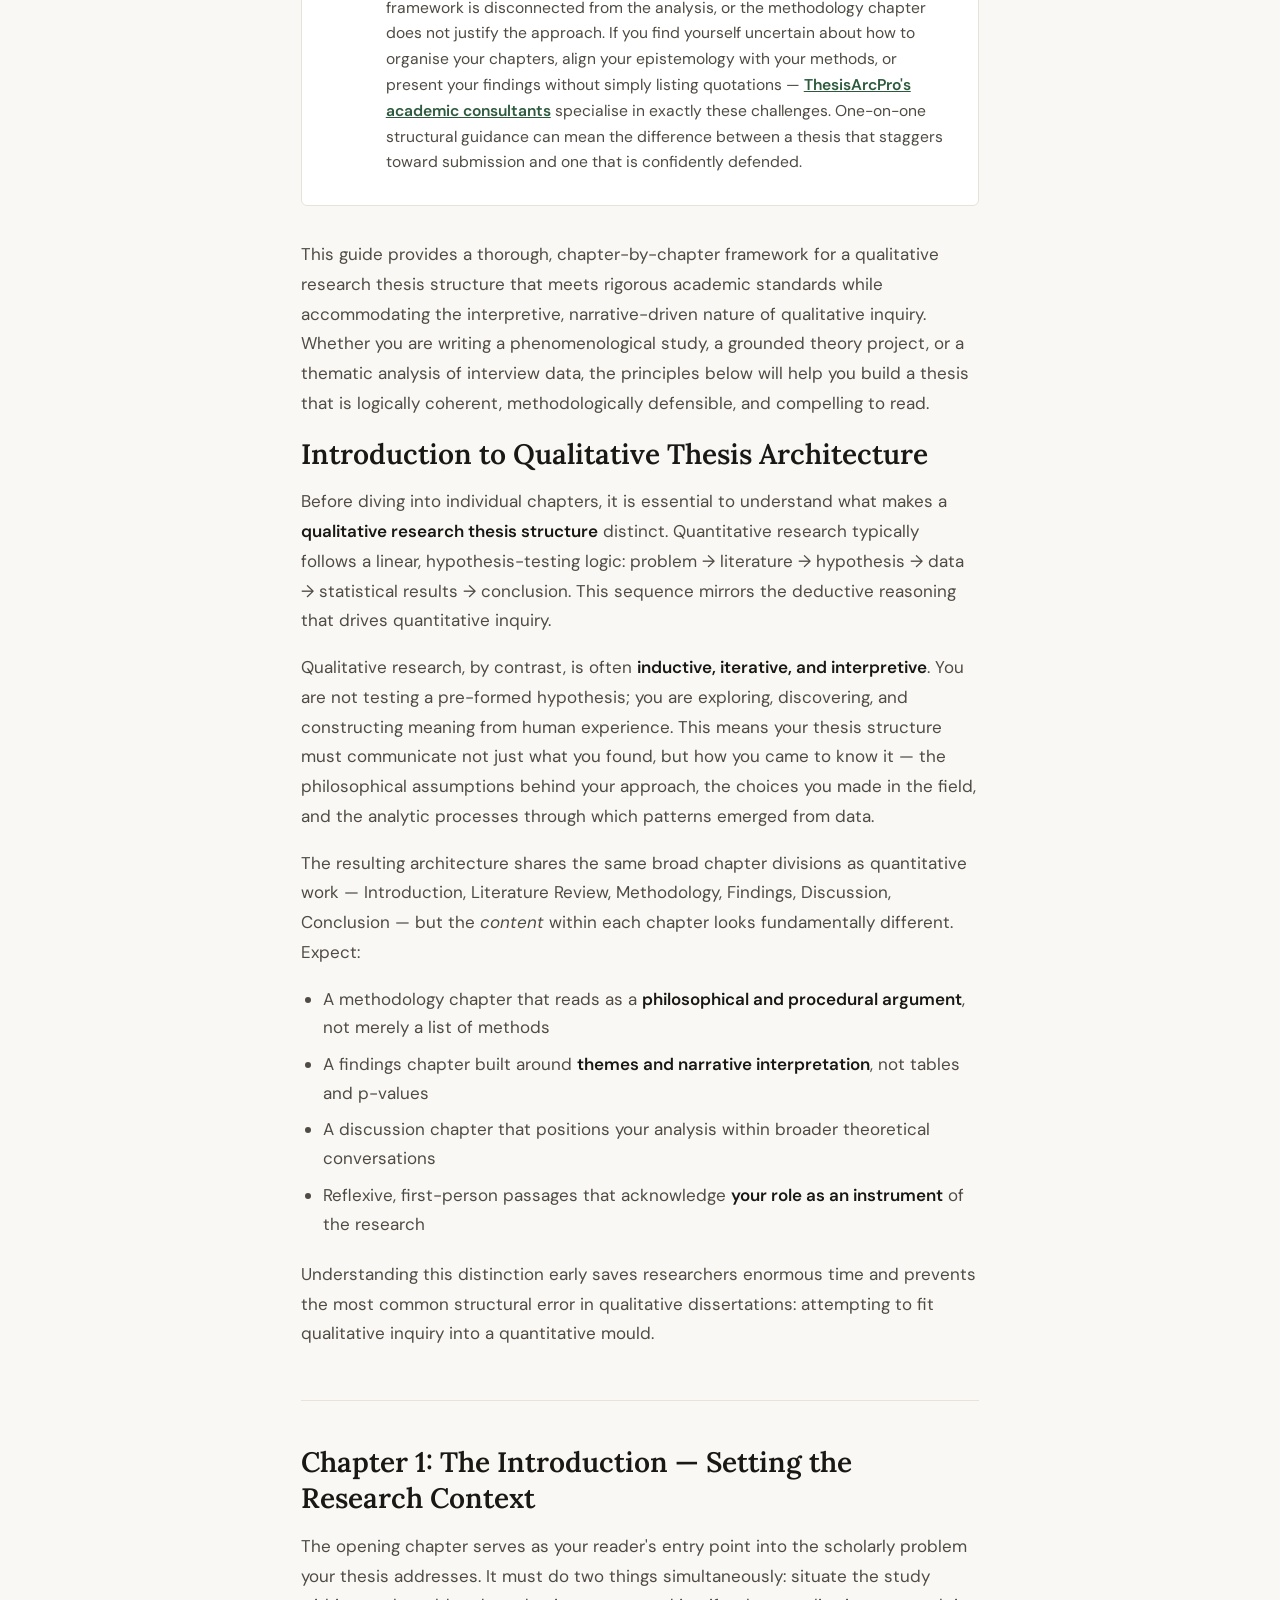
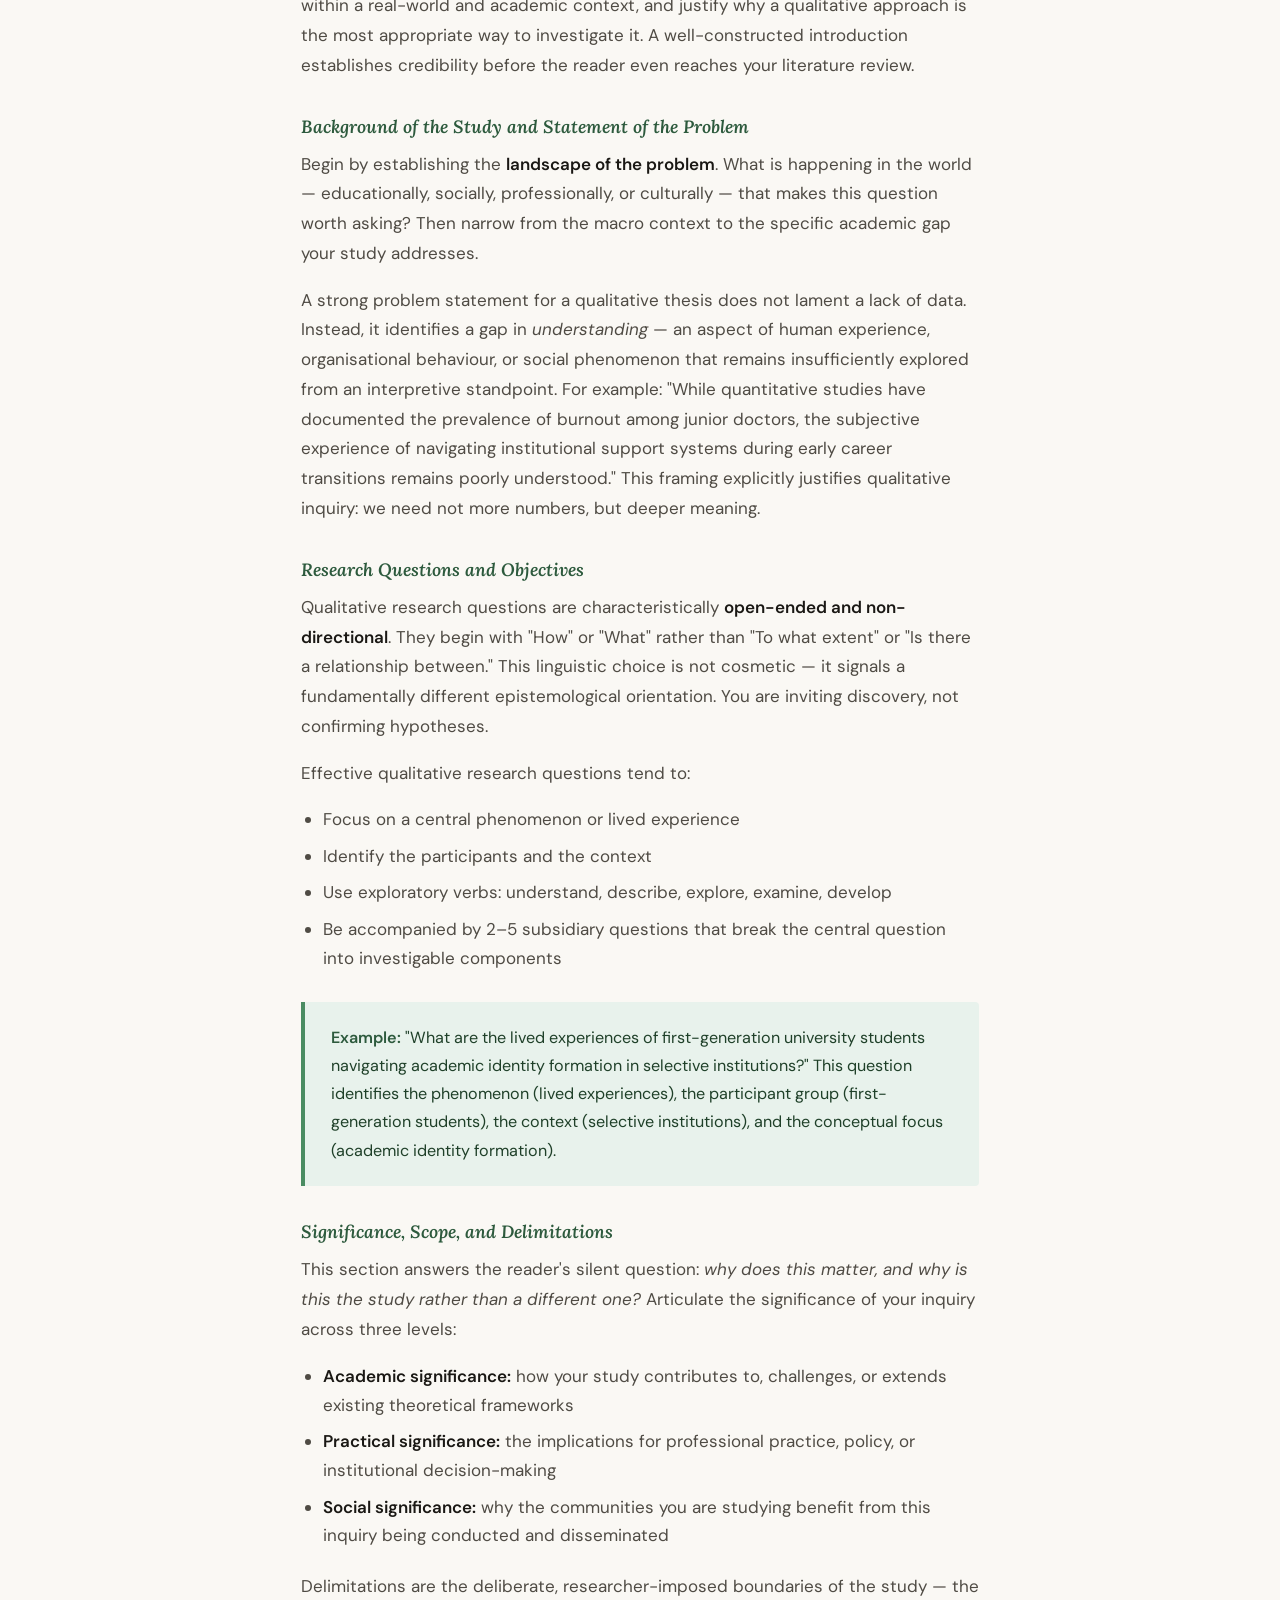
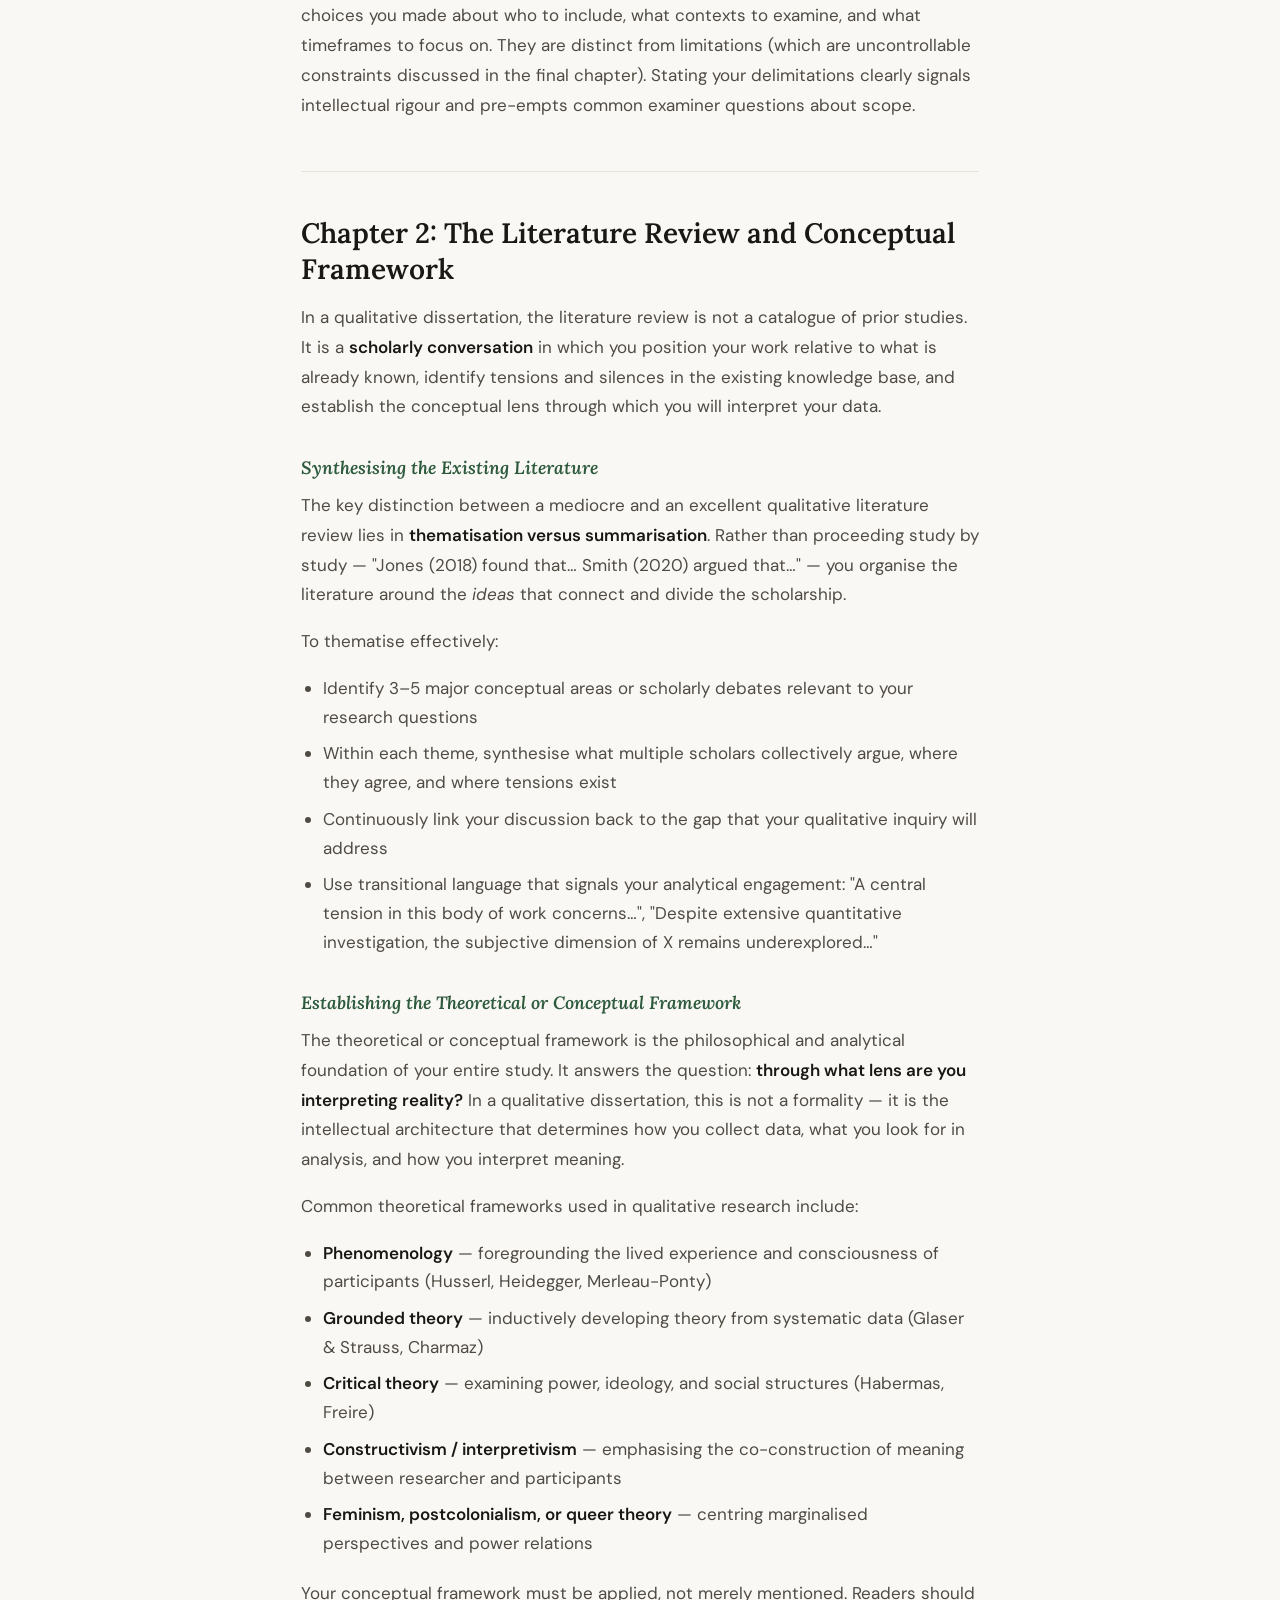
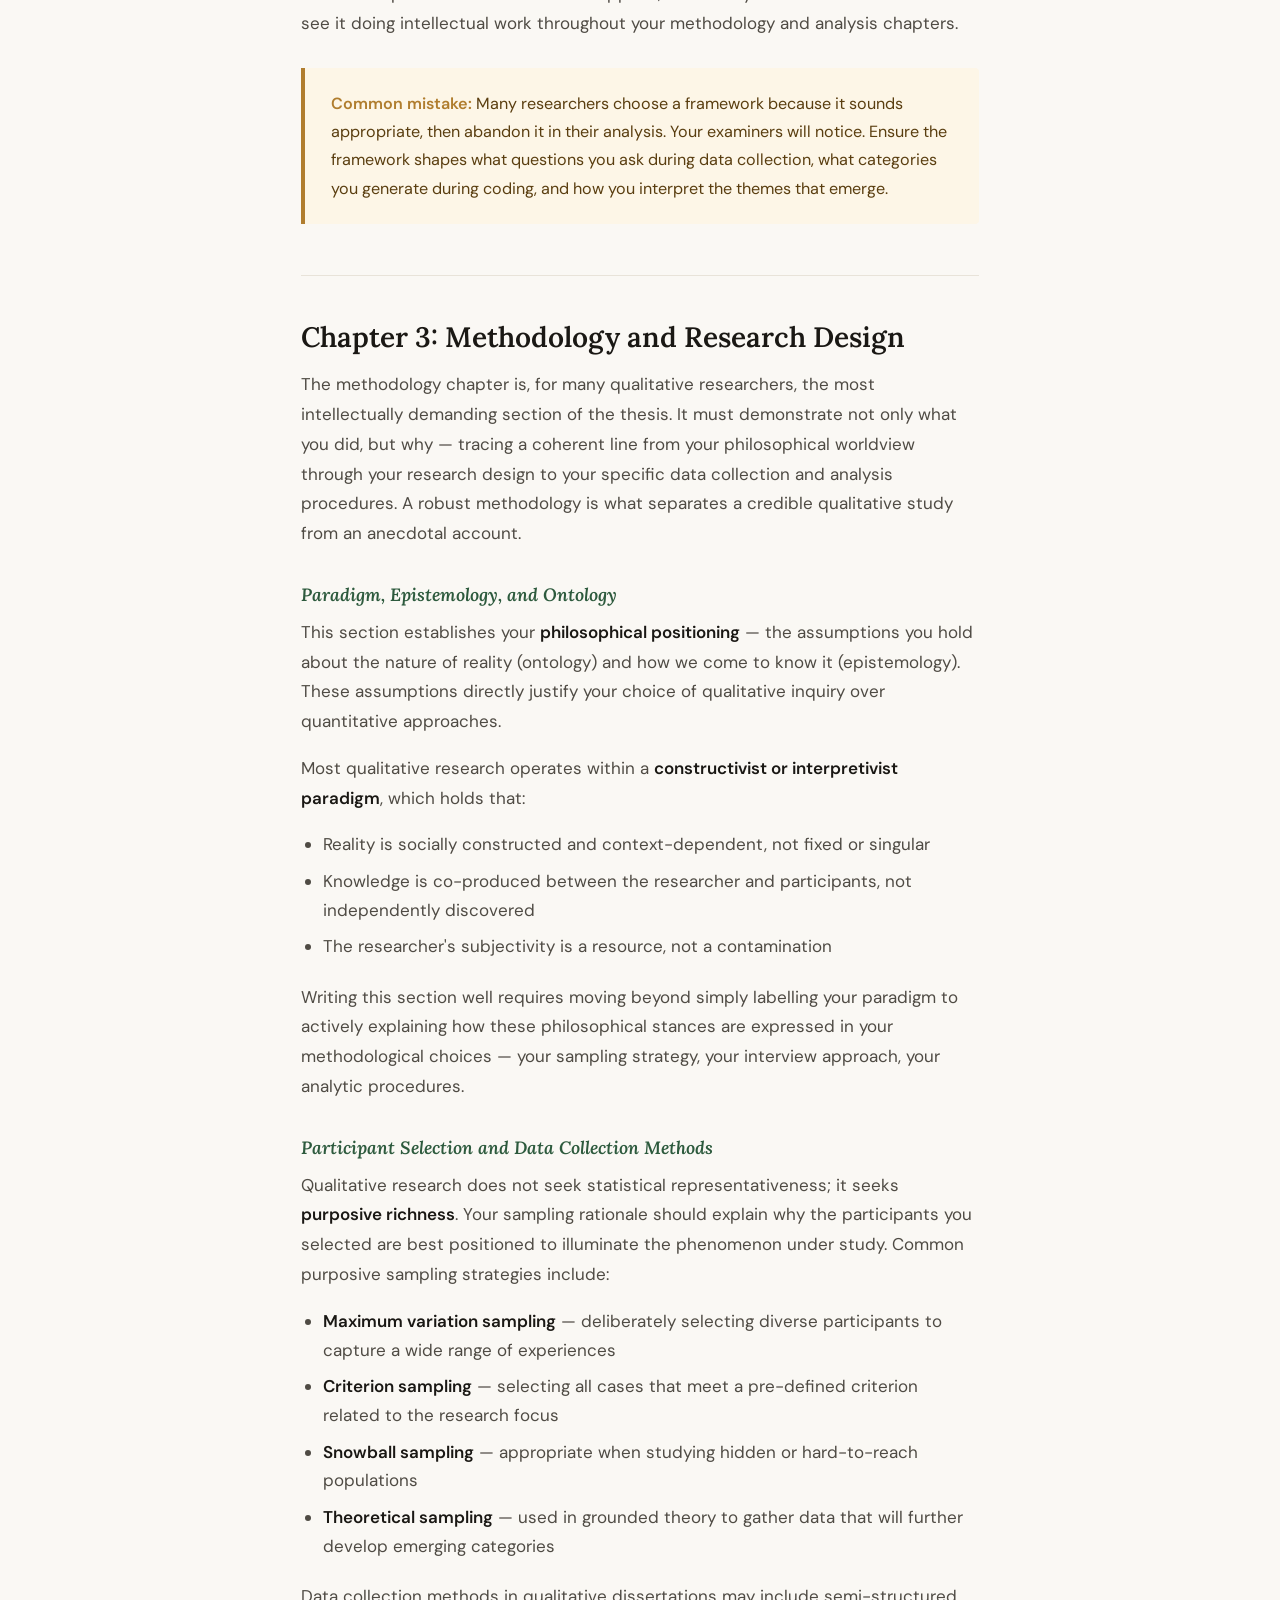
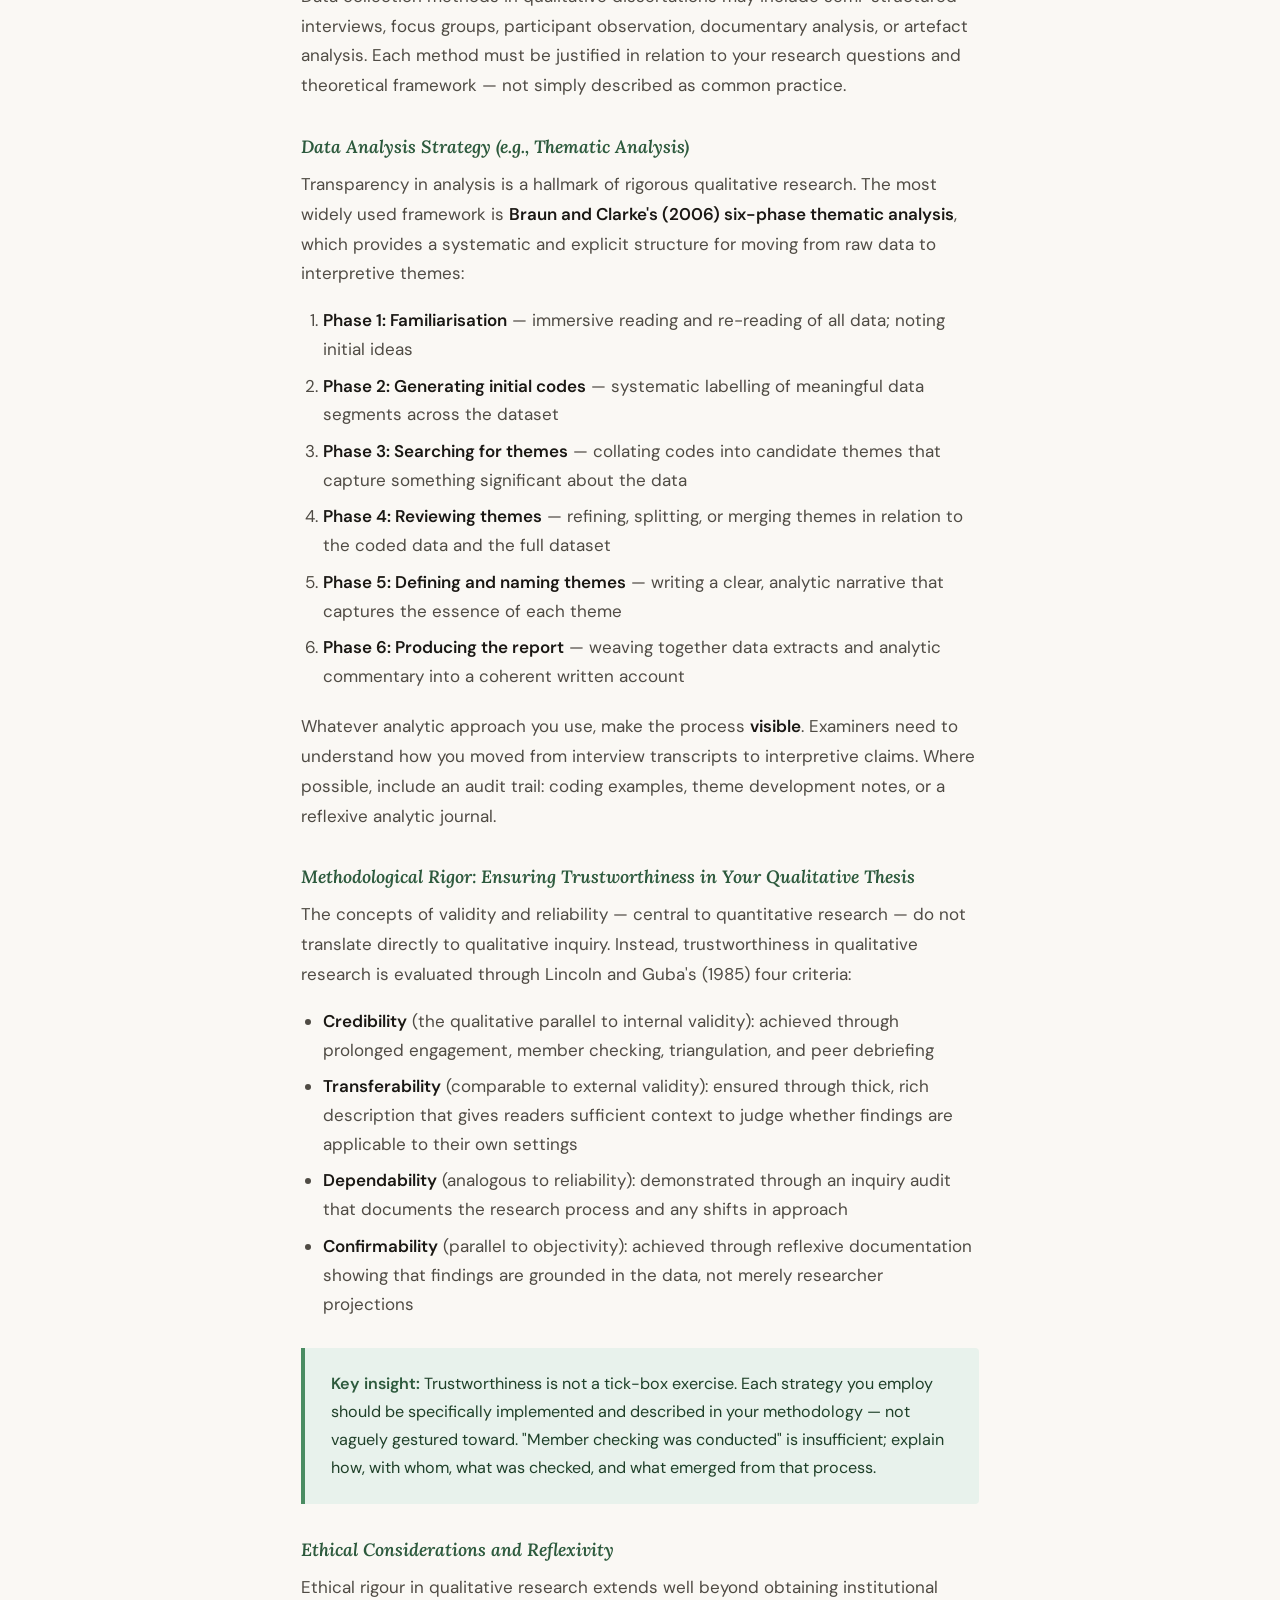
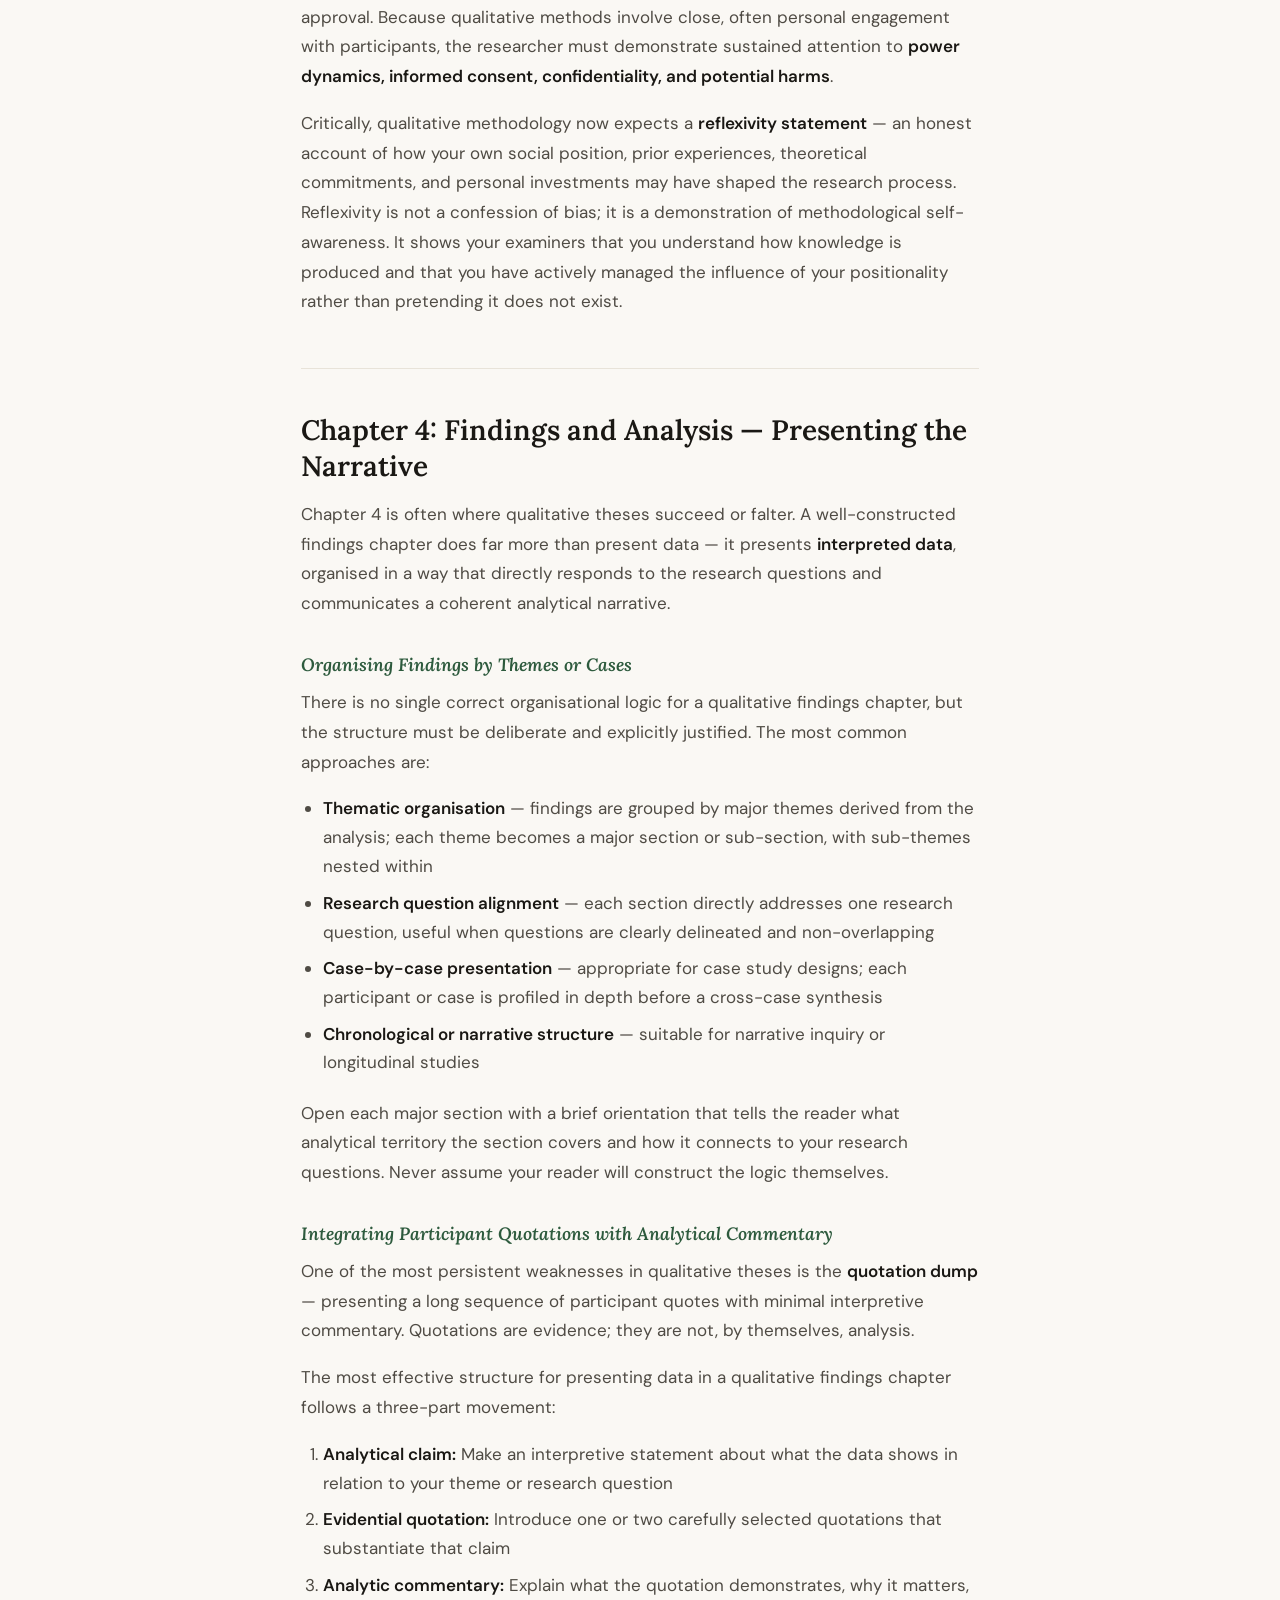
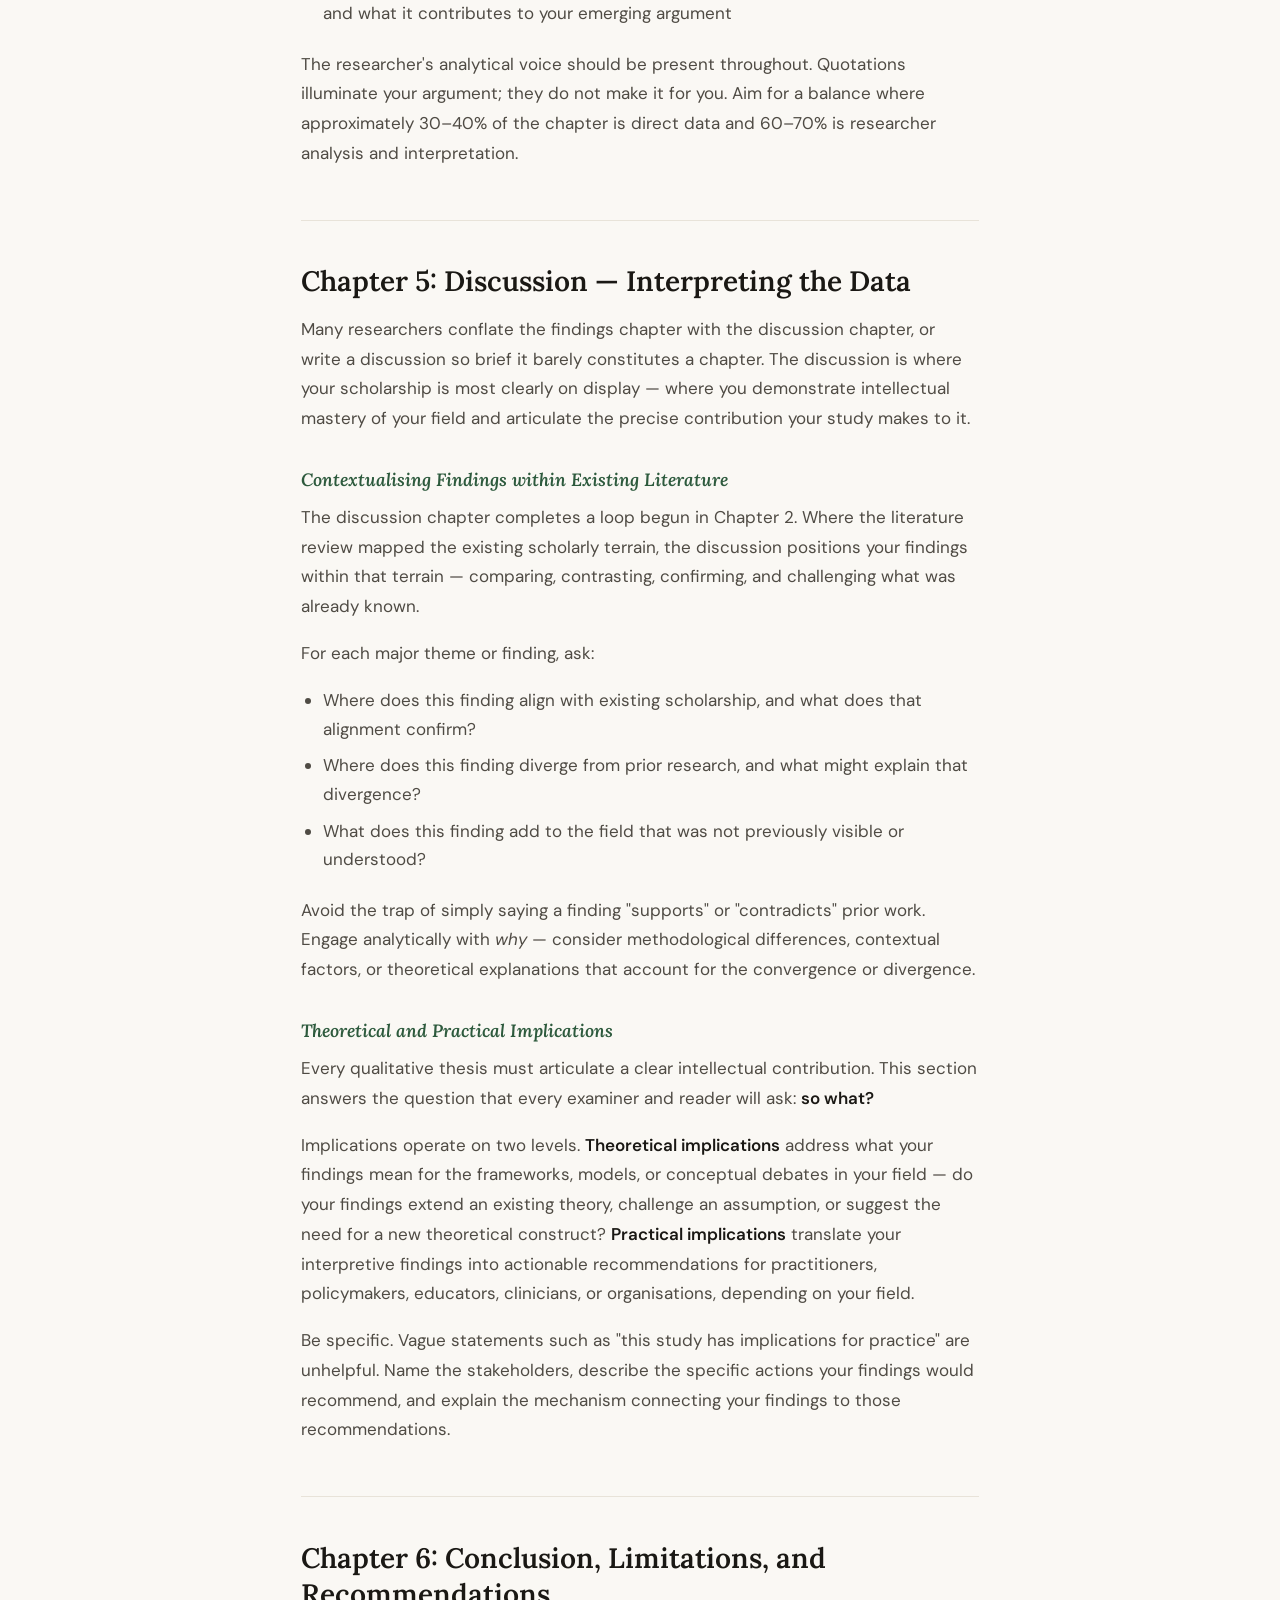
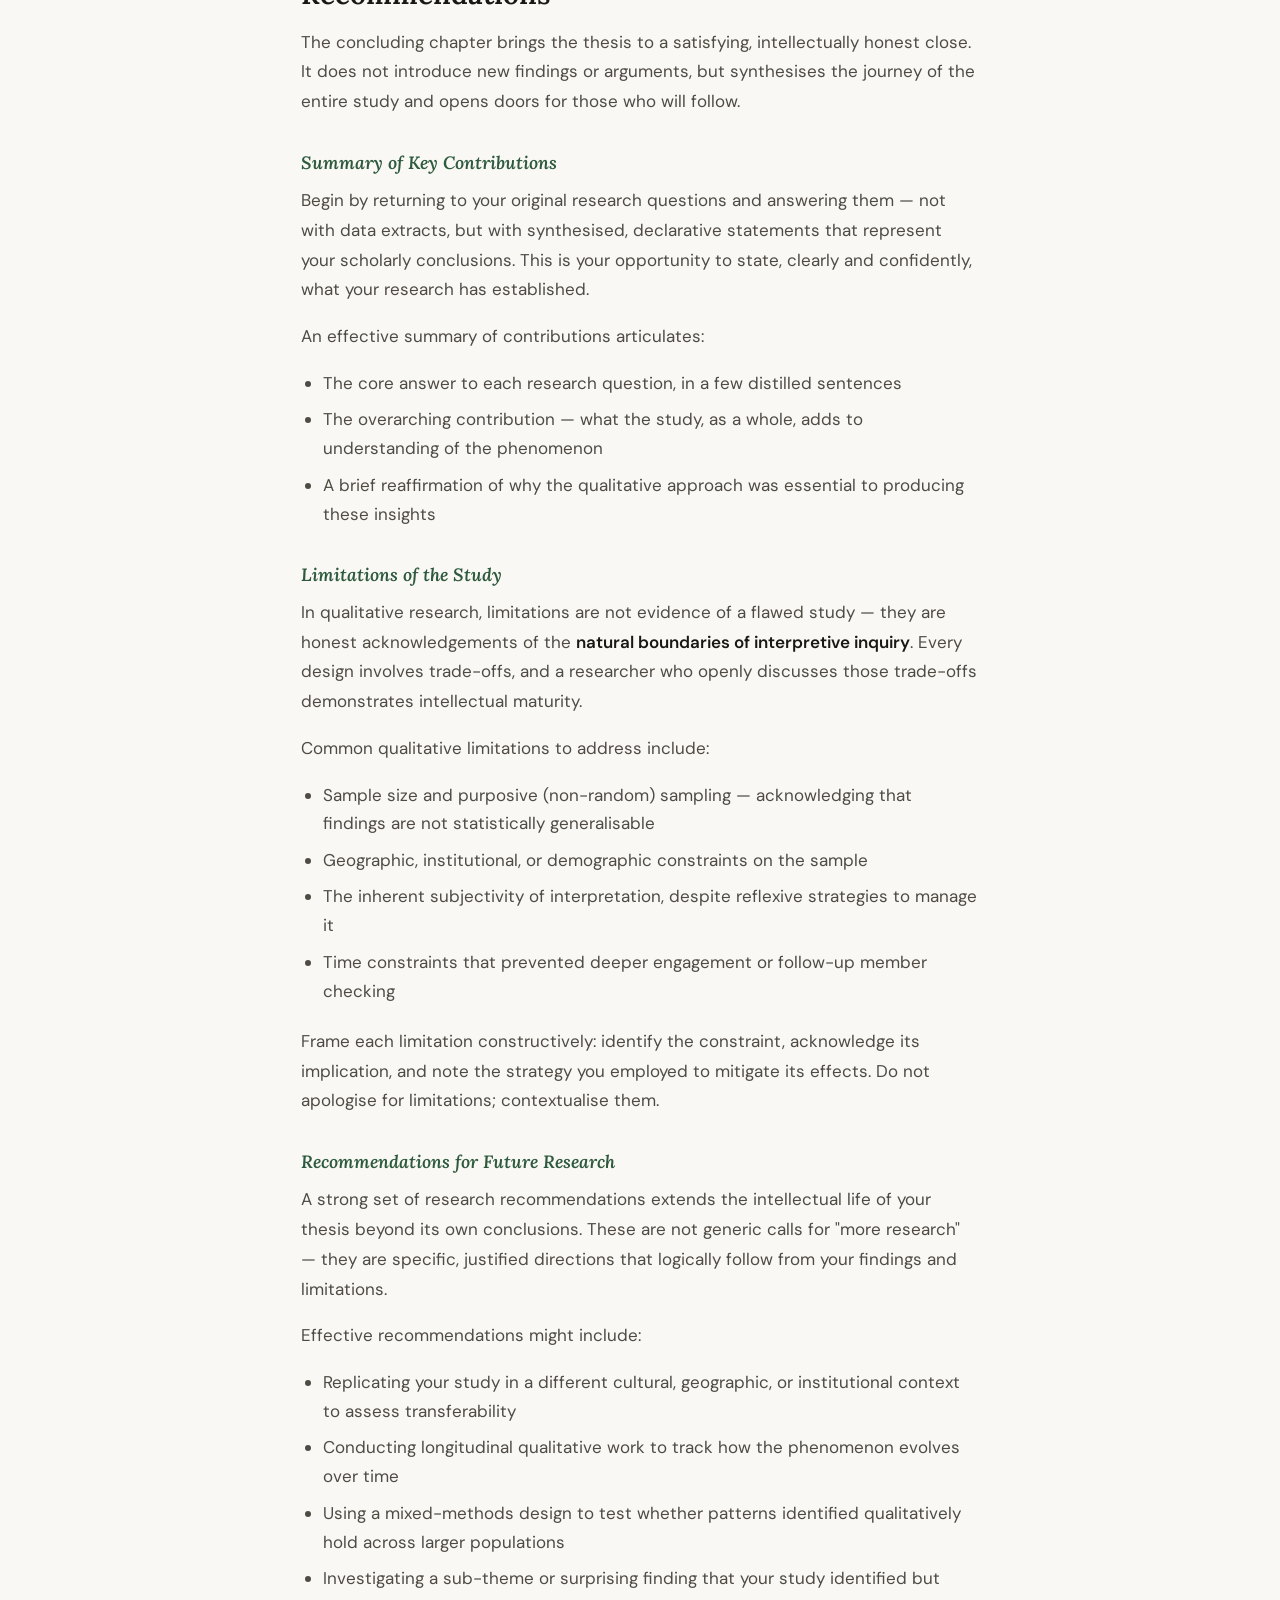
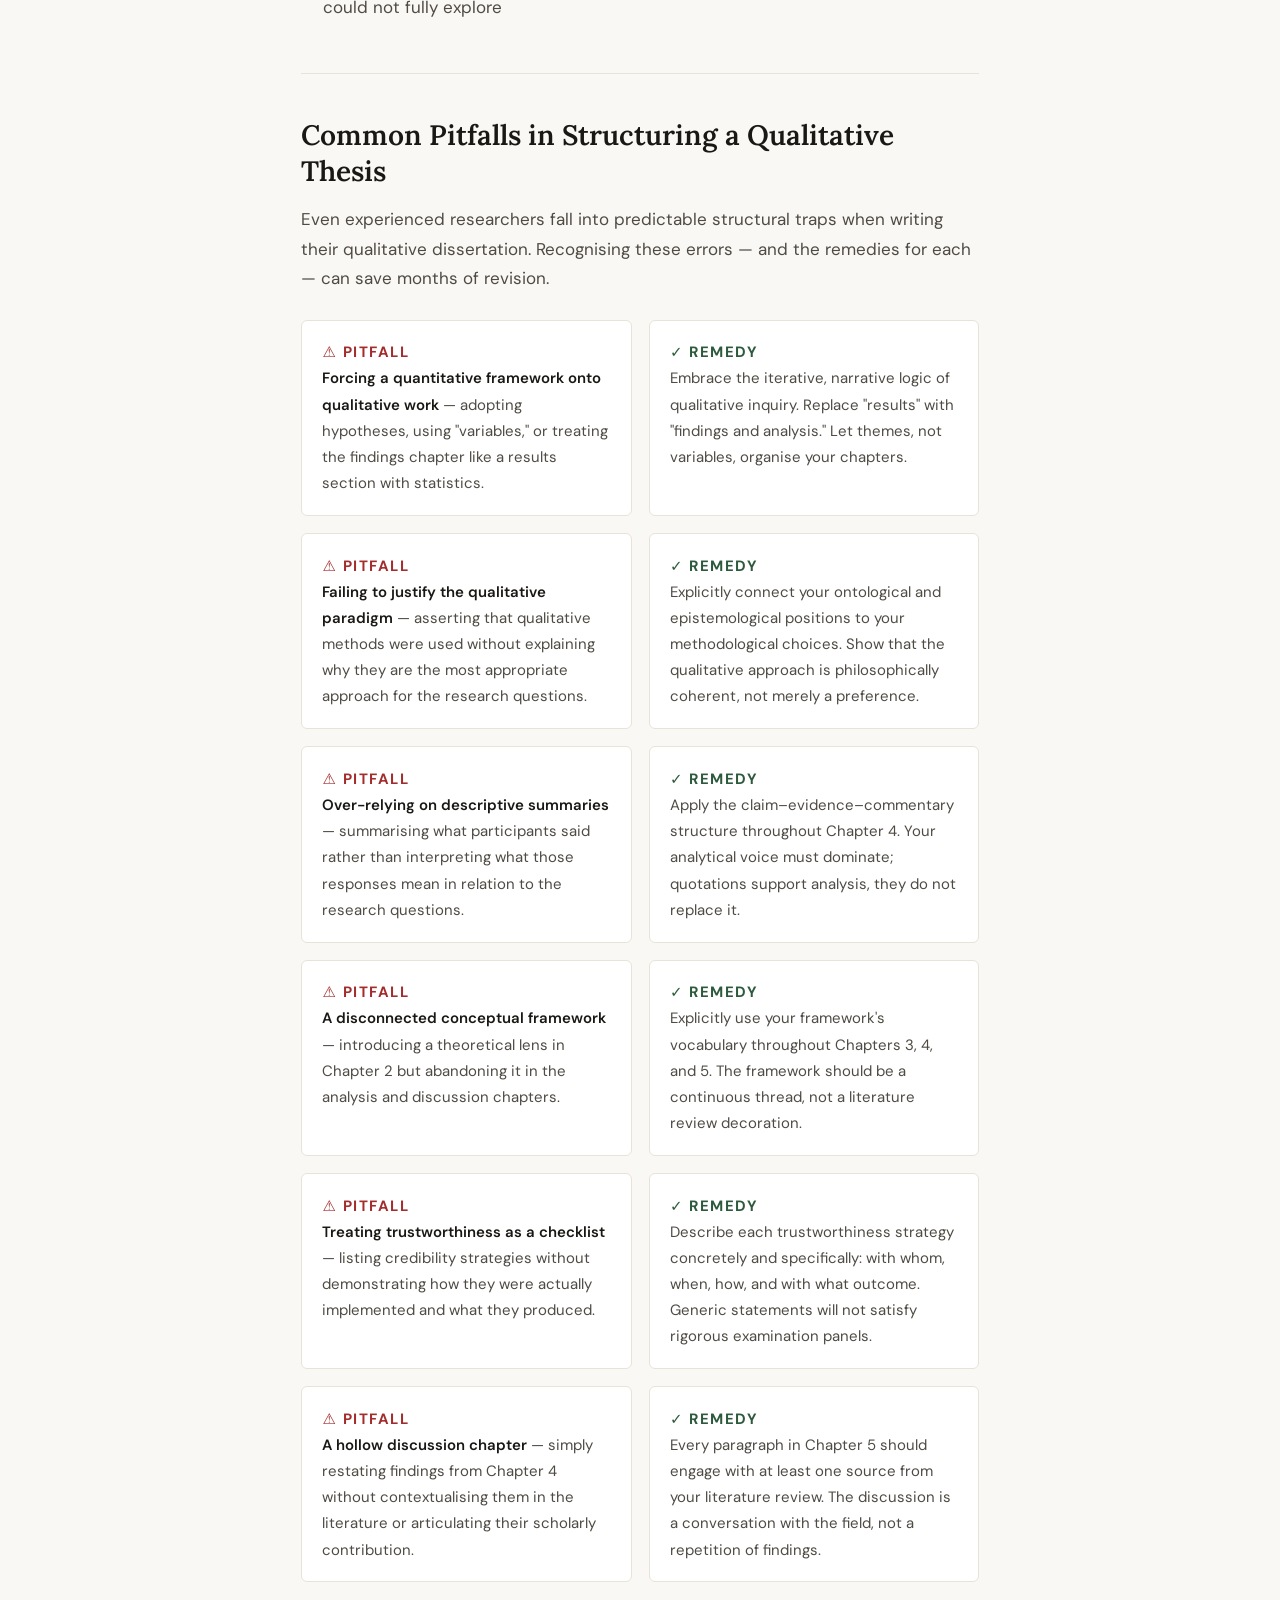
<file: thesis.html.html>
<!DOCTYPE html>
<html lang="en">
<head>
  <meta charset="UTF-8" />
  <meta name="viewport" content="width=device-width, initial-scale=1.0" />
  <title>The Essential Structure for a Qualitative Research Thesis: A Step-by-Step Guide | ThesisArcPro</title>
  <meta name="description" content="Learn the essential qualitative research thesis structure chapter by chapter — from methodology to findings, trustworthiness, and conclusions — with expert guidance from ThesisArcPro." />
  <meta name="keywords" content="qualitative research thesis structure, qualitative dissertation chapters, how to write qualitative methodology, thematic analysis presentation of findings, trustworthiness in qualitative thesis" />
  <link rel="preconnect" href="https://fonts.googleapis.com" />
  <link rel="preconnect" href="https://fonts.gstatic.com" crossorigin />
  <link href="https://fonts.googleapis.com/css2?family=Lora:ital,wght@0,400;0,600;1,400&family=DM+Sans:wght@300;400;500;600&display=swap" rel="stylesheet" />
  <style>
    *, *::before, *::after { box-sizing: border-box; margin: 0; padding: 0; }

    :root {
      --ink: #1a1814;
      --ink-muted: #4f4b44;
      --ink-faint: #8a867e;
      --bg: #faf8f4;
      --surface: #ffffff;
      --border: #e8e3d9;
      --accent: #2d5a3d;
      --accent-light: #e8f2ec;
      --accent-mid: #4a8c62;
      --gold: #b07d2e;
      --gold-light: #fdf6e7;
      --serif: 'Lora', Georgia, serif;
      --sans: 'DM Sans', system-ui, sans-serif;
      --max: 780px;
      --gutter: clamp(1.25rem, 5vw, 3rem);
    }

    html { font-size: 17px; scroll-behavior: smooth; }
    body {
      background: var(--bg);
      color: var(--ink);
      font-family: var(--sans);
      font-weight: 400;
      line-height: 1.75;
      -webkit-font-smoothing: antialiased;
    }

    /* ---- HEADER / HERO ---- */
    .site-header {
      background: var(--surface);
      border-bottom: 1px solid var(--border);
      padding: 0.9rem var(--gutter);
      display: flex;
      align-items: center;
      justify-content: space-between;
    }
    .logo {
      font-family: var(--serif);
      font-size: 1.2rem;
      font-weight: 600;
      color: var(--accent);
      letter-spacing: 0.01em;
      text-decoration: none;
    }
    .logo span { color: var(--gold); }
    .header-cta {
      font-family: var(--sans);
      font-size: 0.82rem;
      font-weight: 600;
      color: var(--surface);
      background: var(--accent);
      border: none;
      padding: 0.5rem 1.1rem;
      border-radius: 4px;
      cursor: pointer;
      letter-spacing: 0.02em;
      text-decoration: none;
      transition: background 0.2s;
    }
    .header-cta:hover { background: #1f4029; }

    .hero {
      background: var(--accent);
      color: #fff;
      padding: clamp(3rem, 8vw, 6rem) var(--gutter);
      text-align: center;
    }
    .hero-label {
      display: inline-block;
      font-size: 0.75rem;
      font-weight: 600;
      letter-spacing: 0.12em;
      text-transform: uppercase;
      color: rgba(255,255,255,0.65);
      margin-bottom: 1.2rem;
    }
    .hero h1 {
      font-family: var(--serif);
      font-size: clamp(1.75rem, 4vw, 2.8rem);
      font-weight: 600;
      line-height: 1.25;
      max-width: 680px;
      margin: 0 auto 1.5rem;
      color: #fff;
    }
    .hero-meta {
      font-size: 0.85rem;
      color: rgba(255,255,255,0.6);
      display: flex;
      gap: 1.5rem;
      justify-content: center;
      flex-wrap: wrap;
    }
    .hero-meta span { display: flex; align-items: center; gap: 0.35rem; }

    /* ---- LAYOUT ---- */
    .container {
      max-width: var(--max);
      margin: 0 auto;
      padding: 0 var(--gutter);
    }
    .post-body { padding: 3.5rem 0 5rem; }

    /* ---- TOC ---- */
    .toc {
      background: var(--surface);
      border: 1px solid var(--border);
      border-left: 4px solid var(--accent);
      border-radius: 4px;
      padding: 1.5rem 1.75rem;
      margin: 0 0 3rem;
    }
    .toc-title {
      font-family: var(--sans);
      font-size: 0.72rem;
      font-weight: 600;
      letter-spacing: 0.1em;
      text-transform: uppercase;
      color: var(--accent);
      margin-bottom: 0.9rem;
    }
    .toc ol { padding-left: 1.2rem; }
    .toc li { font-size: 0.9rem; line-height: 1.5; margin-bottom: 0.35rem; }
    .toc a { color: var(--ink-muted); text-decoration: none; }
    .toc a:hover { color: var(--accent); text-decoration: underline; }

    /* ---- TYPOGRAPHY ---- */
    .post-body h2 {
      font-family: var(--serif);
      font-size: clamp(1.3rem, 3vw, 1.65rem);
      font-weight: 600;
      color: var(--ink);
      margin: 3rem 0 0.9rem;
      line-height: 1.3;
      border-top: 1px solid var(--border);
      padding-top: 2.5rem;
    }
    .post-body h2:first-of-type { border-top: none; padding-top: 0; margin-top: 0; }

    .post-body h3 {
      font-family: var(--serif);
      font-size: 1.05rem;
      font-weight: 600;
      font-style: italic;
      color: var(--accent);
      margin: 2rem 0 0.6rem;
      line-height: 1.4;
    }
    .post-body p {
      margin-bottom: 1rem;
      color: var(--ink-muted);
      font-size: 1rem;
    }
    .post-body strong { font-weight: 600; color: var(--ink); }

    .post-body ul, .post-body ol {
      margin: 0.75rem 0 1.25rem 1.3rem;
    }
    .post-body li {
      color: var(--ink-muted);
      font-size: 1rem;
      margin-bottom: 0.45rem;
      line-height: 1.7;
    }

    /* ---- CALLOUT BOXES ---- */
    .callout {
      background: var(--accent-light);
      border-left: 4px solid var(--accent-mid);
      border-radius: 0 4px 4px 0;
      padding: 1.25rem 1.5rem;
      margin: 1.75rem 0;
    }
    .callout p { margin: 0; color: #1f4029; font-size: 0.95rem; }
    .callout strong { color: var(--accent); }

    .callout-gold {
      background: var(--gold-light);
      border-left-color: var(--gold);
    }
    .callout-gold p { color: #5a3e10; }
    .callout-gold strong { color: var(--gold); }

    /* ---- REASSURANCE BANNER ---- */
    .reassurance-banner {
      background: var(--surface);
      border: 1px solid var(--border);
      border-radius: 6px;
      padding: 1.75rem 2rem;
      margin: 2rem 0;
      display: flex;
      gap: 1.25rem;
      align-items: flex-start;
    }
    .reassurance-icon {
      font-size: 2rem;
      line-height: 1;
      flex-shrink: 0;
      margin-top: 0.1rem;
    }
    .reassurance-banner h4 {
      font-family: var(--serif);
      font-weight: 600;
      font-size: 1rem;
      color: var(--ink);
      margin-bottom: 0.5rem;
    }
    .reassurance-banner p {
      margin: 0;
      font-size: 0.92rem;
      color: var(--ink-muted);
      line-height: 1.65;
    }
    .reassurance-banner a {
      color: var(--accent);
      font-weight: 600;
      text-decoration: underline;
    }

    /* ---- PITFALLS TABLE ---- */
    .pitfalls-grid {
      display: grid;
      grid-template-columns: repeat(auto-fit, minmax(220px, 1fr));
      gap: 1rem;
      margin: 1.5rem 0;
    }
    .pitfall-card {
      background: var(--surface);
      border: 1px solid var(--border);
      border-radius: 6px;
      padding: 1.1rem 1.2rem;
    }
    .pitfall-label {
      font-size: 0.7rem;
      font-weight: 700;
      letter-spacing: 0.1em;
      text-transform: uppercase;
      margin-bottom: 0.5rem;
    }
    .pitfall-label.error { color: #a32d2d; }
    .pitfall-label.fix { color: var(--accent); }
    .pitfall-card p { font-size: 0.88rem; margin: 0; }

    /* ---- CTA SECTION ---- */
    .cta-section {
      background: var(--accent);
      color: #fff;
      border-radius: 8px;
      padding: clamp(2rem, 5vw, 3.5rem);
      margin: 4rem 0 0;
      text-align: center;
    }
    .cta-section h2 {
      font-family: var(--serif);
      font-size: clamp(1.4rem, 3vw, 1.9rem);
      color: #fff;
      border: none;
      padding: 0;
      margin: 0 0 0.9rem;
    }
    .cta-section p {
      color: rgba(255,255,255,0.8);
      max-width: 520px;
      margin: 0 auto 1.75rem;
      font-size: 1rem;
    }
    .cta-btn {
      display: inline-block;
      background: #fff;
      color: var(--accent);
      font-family: var(--sans);
      font-size: 0.95rem;
      font-weight: 700;
      padding: 0.85rem 2.25rem;
      border-radius: 4px;
      text-decoration: none;
      letter-spacing: 0.02em;
      transition: transform 0.15s, box-shadow 0.15s;
    }
    .cta-btn:hover { transform: translateY(-2px); box-shadow: 0 6px 20px rgba(0,0,0,0.2); }
    .cta-note {
      margin-top: 1rem;
      font-size: 0.8rem;
      color: rgba(255,255,255,0.5);
    }

    /* ---- FOOTER ---- */
    .site-footer {
      border-top: 1px solid var(--border);
      padding: 2rem var(--gutter);
      text-align: center;
      font-size: 0.82rem;
      color: var(--ink-faint);
    }
  </style>
</head>
<body>

  <!-- SITE HEADER -->
  <header class="site-header">
    <a class="logo" href="#">Thesis<span>Arc</span>Pro</a>
    <a class="header-cta" href="#consultation">Book a Consultation</a>
  </header>

  <!-- HERO -->
  <section class="hero">
    <span class="hero-label">Academic Writing Guide</span>
    <h1>The Essential Structure for a Qualitative Research Thesis: A Step-by-Step Guide</h1>
    <div class="hero-meta">
      <span>&#9679; ThesisArcPro Editorial Team</span>
      <span>&#9679; 18-minute read</span>
      <span>&#9679; Graduate Research</span>
    </div>
  </section>

  <!-- POST BODY -->
  <main class="container">
    <article class="post-body">

      <!-- TABLE OF CONTENTS -->
      <nav class="toc" aria-label="Table of contents">
        <p class="toc-title">In This Guide</p>
        <ol>
          <li><a href="#intro-architecture">Introduction to Qualitative Thesis Architecture</a></li>
          <li><a href="#ch1">Chapter 1: The Introduction</a></li>
          <li><a href="#ch2">Chapter 2: Literature Review &amp; Conceptual Framework</a></li>
          <li><a href="#ch3">Chapter 3: Methodology and Research Design</a></li>
          <li><a href="#ch4">Chapter 4: Findings and Analysis</a></li>
          <li><a href="#ch5">Chapter 5: Discussion</a></li>
          <li><a href="#ch6">Chapter 6: Conclusion, Limitations, and Recommendations</a></li>
          <li><a href="#pitfalls">Common Pitfalls to Avoid</a></li>
        </ol>
      </nav>

      <!-- INTRODUCTION -->
      <p>You have spent months — possibly years — immersed in your field, collecting rich, nuanced data, and conducting interviews that reveal the lived experiences behind the statistics. Now you face one of the most intellectually demanding tasks of your academic career: transforming all of that material into a coherent, well-argued qualitative research thesis.</p>

      <p>For many graduate students, this is where anxiety sets in. Unlike a quantitative study, there is no single, universally accepted template to follow. The structure of a qualitative dissertation is deliberately flexible, shaped by your chosen methodology, your research paradigm, and the emergent nature of your data. That flexibility, while intellectually liberating, can feel paralyzing when you are staring at a blank document.</p>

      <div class="reassurance-banner">
        <div class="reassurance-icon">&#9997;&#65039;</div>
        <div>
          <h4>You are not alone in finding this difficult.</h4>
          <p>Structural confusion is one of the most common challenges researchers face at the doctoral and master's level. A thesis that presents brilliant findings can still fail its defence if the architecture is unclear, the conceptual framework is disconnected from the analysis, or the methodology chapter does not justify the approach. If you find yourself uncertain about how to organise your chapters, align your epistemology with your methods, or present your findings without simply listing quotations — <a href="#consultation">ThesisArcPro's academic consultants</a> specialise in exactly these challenges. One-on-one structural guidance can mean the difference between a thesis that staggers toward submission and one that is confidently defended.</p>
        </div>
      </div>

      <p>This guide provides a thorough, chapter-by-chapter framework for a qualitative research thesis structure that meets rigorous academic standards while accommodating the interpretive, narrative-driven nature of qualitative inquiry. Whether you are writing a phenomenological study, a grounded theory project, or a thematic analysis of interview data, the principles below will help you build a thesis that is logically coherent, methodologically defensible, and compelling to read.</p>

      <!-- H2: INTRO TO ARCHITECTURE -->
      <h2 id="intro-architecture">Introduction to Qualitative Thesis Architecture</h2>

      <p>Before diving into individual chapters, it is essential to understand what makes a <strong>qualitative research thesis structure</strong> distinct. Quantitative research typically follows a linear, hypothesis-testing logic: problem → literature → hypothesis → data → statistical results → conclusion. This sequence mirrors the deductive reasoning that drives quantitative inquiry.</p>

      <p>Qualitative research, by contrast, is often <strong>inductive, iterative, and interpretive</strong>. You are not testing a pre-formed hypothesis; you are exploring, discovering, and constructing meaning from human experience. This means your thesis structure must communicate not just what you found, but how you came to know it — the philosophical assumptions behind your approach, the choices you made in the field, and the analytic processes through which patterns emerged from data.</p>

      <p>The resulting architecture shares the same broad chapter divisions as quantitative work — Introduction, Literature Review, Methodology, Findings, Discussion, Conclusion — but the <em>content</em> within each chapter looks fundamentally different. Expect:</p>

      <ul>
        <li>A methodology chapter that reads as a <strong>philosophical and procedural argument</strong>, not merely a list of methods</li>
        <li>A findings chapter built around <strong>themes and narrative interpretation</strong>, not tables and p-values</li>
        <li>A discussion chapter that positions your analysis within broader theoretical conversations</li>
        <li>Reflexive, first-person passages that acknowledge <strong>your role as an instrument</strong> of the research</li>
      </ul>

      <p>Understanding this distinction early saves researchers enormous time and prevents the most common structural error in qualitative dissertations: attempting to fit qualitative inquiry into a quantitative mould.</p>

      <!-- H2: CHAPTER 1 -->
      <h2 id="ch1">Chapter 1: The Introduction — Setting the Research Context</h2>

      <p>The opening chapter serves as your reader's entry point into the scholarly problem your thesis addresses. It must do two things simultaneously: situate the study within a real-world and academic context, and justify why a qualitative approach is the most appropriate way to investigate it. A well-constructed introduction establishes credibility before the reader even reaches your literature review.</p>

      <h3>Background of the Study and Statement of the Problem</h3>

      <p>Begin by establishing the <strong>landscape of the problem</strong>. What is happening in the world — educationally, socially, professionally, or culturally — that makes this question worth asking? Then narrow from the macro context to the specific academic gap your study addresses.</p>

      <p>A strong problem statement for a qualitative thesis does not lament a lack of data. Instead, it identifies a gap in <em>understanding</em> — an aspect of human experience, organisational behaviour, or social phenomenon that remains insufficiently explored from an interpretive standpoint. For example: "While quantitative studies have documented the prevalence of burnout among junior doctors, the subjective experience of navigating institutional support systems during early career transitions remains poorly understood." This framing explicitly justifies qualitative inquiry: we need not more numbers, but deeper meaning.</p>

      <h3>Research Questions and Objectives</h3>

      <p>Qualitative research questions are characteristically <strong>open-ended and non-directional</strong>. They begin with "How" or "What" rather than "To what extent" or "Is there a relationship between." This linguistic choice is not cosmetic — it signals a fundamentally different epistemological orientation. You are inviting discovery, not confirming hypotheses.</p>

      <p>Effective qualitative research questions tend to:</p>
      <ul>
        <li>Focus on a central phenomenon or lived experience</li>
        <li>Identify the participants and the context</li>
        <li>Use exploratory verbs: understand, describe, explore, examine, develop</li>
        <li>Be accompanied by 2–5 subsidiary questions that break the central question into investigable components</li>
      </ul>

      <div class="callout">
        <p><strong>Example:</strong> "What are the lived experiences of first-generation university students navigating academic identity formation in selective institutions?" This question identifies the phenomenon (lived experiences), the participant group (first-generation students), the context (selective institutions), and the conceptual focus (academic identity formation).</p>
      </div>

      <h3>Significance, Scope, and Delimitations</h3>

      <p>This section answers the reader's silent question: <em>why does this matter, and why is this the study rather than a different one?</em> Articulate the significance of your inquiry across three levels:</p>

      <ul>
        <li><strong>Academic significance:</strong> how your study contributes to, challenges, or extends existing theoretical frameworks</li>
        <li><strong>Practical significance:</strong> the implications for professional practice, policy, or institutional decision-making</li>
        <li><strong>Social significance:</strong> why the communities you are studying benefit from this inquiry being conducted and disseminated</li>
      </ul>

      <p>Delimitations are the deliberate, researcher-imposed boundaries of the study — the choices you made about who to include, what contexts to examine, and what timeframes to focus on. They are distinct from limitations (which are uncontrollable constraints discussed in the final chapter). Stating your delimitations clearly signals intellectual rigour and pre-empts common examiner questions about scope.</p>

      <!-- H2: CHAPTER 2 -->
      <h2 id="ch2">Chapter 2: The Literature Review and Conceptual Framework</h2>

      <p>In a qualitative dissertation, the literature review is not a catalogue of prior studies. It is a <strong>scholarly conversation</strong> in which you position your work relative to what is already known, identify tensions and silences in the existing knowledge base, and establish the conceptual lens through which you will interpret your data.</p>

      <h3>Synthesising the Existing Literature</h3>

      <p>The key distinction between a mediocre and an excellent qualitative literature review lies in <strong>thematisation versus summarisation</strong>. Rather than proceeding study by study — "Jones (2018) found that… Smith (2020) argued that…" — you organise the literature around the <em>ideas</em> that connect and divide the scholarship.</p>

      <p>To thematise effectively:</p>
      <ul>
        <li>Identify 3–5 major conceptual areas or scholarly debates relevant to your research questions</li>
        <li>Within each theme, synthesise what multiple scholars collectively argue, where they agree, and where tensions exist</li>
        <li>Continuously link your discussion back to the gap that your qualitative inquiry will address</li>
        <li>Use transitional language that signals your analytical engagement: "A central tension in this body of work concerns…", "Despite extensive quantitative investigation, the subjective dimension of X remains underexplored…"</li>
      </ul>

      <h3>Establishing the Theoretical or Conceptual Framework</h3>

      <p>The theoretical or conceptual framework is the philosophical and analytical foundation of your entire study. It answers the question: <strong>through what lens are you interpreting reality?</strong> In a qualitative dissertation, this is not a formality — it is the intellectual architecture that determines how you collect data, what you look for in analysis, and how you interpret meaning.</p>

      <p>Common theoretical frameworks used in qualitative research include:</p>
      <ul>
        <li><strong>Phenomenology</strong> — foregrounding the lived experience and consciousness of participants (Husserl, Heidegger, Merleau-Ponty)</li>
        <li><strong>Grounded theory</strong> — inductively developing theory from systematic data (Glaser &amp; Strauss, Charmaz)</li>
        <li><strong>Critical theory</strong> — examining power, ideology, and social structures (Habermas, Freire)</li>
        <li><strong>Constructivism / interpretivism</strong> — emphasising the co-construction of meaning between researcher and participants</li>
        <li><strong>Feminism, postcolonialism, or queer theory</strong> — centring marginalised perspectives and power relations</li>
      </ul>

      <p>Your conceptual framework must be applied, not merely mentioned. Readers should see it doing intellectual work throughout your methodology and analysis chapters.</p>

      <div class="callout callout-gold">
        <p><strong>Common mistake:</strong> Many researchers choose a framework because it sounds appropriate, then abandon it in their analysis. Your examiners will notice. Ensure the framework shapes what questions you ask during data collection, what categories you generate during coding, and how you interpret the themes that emerge.</p>
      </div>

      <!-- H2: CHAPTER 3 -->
      <h2 id="ch3">Chapter 3: Methodology and Research Design</h2>

      <p>The methodology chapter is, for many qualitative researchers, the most intellectually demanding section of the thesis. It must demonstrate not only what you did, but why — tracing a coherent line from your philosophical worldview through your research design to your specific data collection and analysis procedures. A robust methodology is what separates a credible qualitative study from an anecdotal account.</p>

      <h3>Paradigm, Epistemology, and Ontology</h3>

      <p>This section establishes your <strong>philosophical positioning</strong> — the assumptions you hold about the nature of reality (ontology) and how we come to know it (epistemology). These assumptions directly justify your choice of qualitative inquiry over quantitative approaches.</p>

      <p>Most qualitative research operates within a <strong>constructivist or interpretivist paradigm</strong>, which holds that:</p>
      <ul>
        <li>Reality is socially constructed and context-dependent, not fixed or singular</li>
        <li>Knowledge is co-produced between the researcher and participants, not independently discovered</li>
        <li>The researcher's subjectivity is a resource, not a contamination</li>
      </ul>

      <p>Writing this section well requires moving beyond simply labelling your paradigm to actively explaining how these philosophical stances are expressed in your methodological choices — your sampling strategy, your interview approach, your analytic procedures.</p>

      <h3>Participant Selection and Data Collection Methods</h3>

      <p>Qualitative research does not seek statistical representativeness; it seeks <strong>purposive richness</strong>. Your sampling rationale should explain why the participants you selected are best positioned to illuminate the phenomenon under study. Common purposive sampling strategies include:</p>

      <ul>
        <li><strong>Maximum variation sampling</strong> — deliberately selecting diverse participants to capture a wide range of experiences</li>
        <li><strong>Criterion sampling</strong> — selecting all cases that meet a pre-defined criterion related to the research focus</li>
        <li><strong>Snowball sampling</strong> — appropriate when studying hidden or hard-to-reach populations</li>
        <li><strong>Theoretical sampling</strong> — used in grounded theory to gather data that will further develop emerging categories</li>
      </ul>

      <p>Data collection methods in qualitative dissertations may include semi-structured interviews, focus groups, participant observation, documentary analysis, or artefact analysis. Each method must be justified in relation to your research questions and theoretical framework — not simply described as common practice.</p>

      <h3>Data Analysis Strategy (e.g., Thematic Analysis)</h3>

      <p>Transparency in analysis is a hallmark of rigorous qualitative research. The most widely used framework is <strong>Braun and Clarke's (2006) six-phase thematic analysis</strong>, which provides a systematic and explicit structure for moving from raw data to interpretive themes:</p>

      <ol>
        <li><strong>Phase 1: Familiarisation</strong> — immersive reading and re-reading of all data; noting initial ideas</li>
        <li><strong>Phase 2: Generating initial codes</strong> — systematic labelling of meaningful data segments across the dataset</li>
        <li><strong>Phase 3: Searching for themes</strong> — collating codes into candidate themes that capture something significant about the data</li>
        <li><strong>Phase 4: Reviewing themes</strong> — refining, splitting, or merging themes in relation to the coded data and the full dataset</li>
        <li><strong>Phase 5: Defining and naming themes</strong> — writing a clear, analytic narrative that captures the essence of each theme</li>
        <li><strong>Phase 6: Producing the report</strong> — weaving together data extracts and analytic commentary into a coherent written account</li>
      </ol>

      <p>Whatever analytic approach you use, make the process <strong>visible</strong>. Examiners need to understand how you moved from interview transcripts to interpretive claims. Where possible, include an audit trail: coding examples, theme development notes, or a reflexive analytic journal.</p>

      <h3>Methodological Rigor: Ensuring Trustworthiness in Your Qualitative Thesis</h3>

      <p>The concepts of validity and reliability — central to quantitative research — do not translate directly to qualitative inquiry. Instead, trustworthiness in qualitative research is evaluated through Lincoln and Guba's (1985) four criteria:</p>

      <ul>
        <li><strong>Credibility</strong> (the qualitative parallel to internal validity): achieved through prolonged engagement, member checking, triangulation, and peer debriefing</li>
        <li><strong>Transferability</strong> (comparable to external validity): ensured through thick, rich description that gives readers sufficient context to judge whether findings are applicable to their own settings</li>
        <li><strong>Dependability</strong> (analogous to reliability): demonstrated through an inquiry audit that documents the research process and any shifts in approach</li>
        <li><strong>Confirmability</strong> (parallel to objectivity): achieved through reflexive documentation showing that findings are grounded in the data, not merely researcher projections</li>
      </ul>

      <div class="callout">
        <p><strong>Key insight:</strong> Trustworthiness is not a tick-box exercise. Each strategy you employ should be specifically implemented and described in your methodology — not vaguely gestured toward. "Member checking was conducted" is insufficient; explain how, with whom, what was checked, and what emerged from that process.</p>
      </div>

      <h3>Ethical Considerations and Reflexivity</h3>

      <p>Ethical rigour in qualitative research extends well beyond obtaining institutional approval. Because qualitative methods involve close, often personal engagement with participants, the researcher must demonstrate sustained attention to <strong>power dynamics, informed consent, confidentiality, and potential harms</strong>.</p>

      <p>Critically, qualitative methodology now expects a <strong>reflexivity statement</strong> — an honest account of how your own social position, prior experiences, theoretical commitments, and personal investments may have shaped the research process. Reflexivity is not a confession of bias; it is a demonstration of methodological self-awareness. It shows your examiners that you understand how knowledge is produced and that you have actively managed the influence of your positionality rather than pretending it does not exist.</p>

      <!-- H2: CHAPTER 4 -->
      <h2 id="ch4">Chapter 4: Findings and Analysis — Presenting the Narrative</h2>

      <p>Chapter 4 is often where qualitative theses succeed or falter. A well-constructed findings chapter does far more than present data — it presents <strong>interpreted data</strong>, organised in a way that directly responds to the research questions and communicates a coherent analytical narrative.</p>

      <h3>Organising Findings by Themes or Cases</h3>

      <p>There is no single correct organisational logic for a qualitative findings chapter, but the structure must be deliberate and explicitly justified. The most common approaches are:</p>

      <ul>
        <li><strong>Thematic organisation</strong> — findings are grouped by major themes derived from the analysis; each theme becomes a major section or sub-section, with sub-themes nested within</li>
        <li><strong>Research question alignment</strong> — each section directly addresses one research question, useful when questions are clearly delineated and non-overlapping</li>
        <li><strong>Case-by-case presentation</strong> — appropriate for case study designs; each participant or case is profiled in depth before a cross-case synthesis</li>
        <li><strong>Chronological or narrative structure</strong> — suitable for narrative inquiry or longitudinal studies</li>
      </ul>

      <p>Open each major section with a brief orientation that tells the reader what analytical territory the section covers and how it connects to your research questions. Never assume your reader will construct the logic themselves.</p>

      <h3>Integrating Participant Quotations with Analytical Commentary</h3>

      <p>One of the most persistent weaknesses in qualitative theses is the <strong>quotation dump</strong> — presenting a long sequence of participant quotes with minimal interpretive commentary. Quotations are evidence; they are not, by themselves, analysis.</p>

      <p>The most effective structure for presenting data in a qualitative findings chapter follows a three-part movement:</p>

      <ol>
        <li><strong>Analytical claim:</strong> Make an interpretive statement about what the data shows in relation to your theme or research question</li>
        <li><strong>Evidential quotation:</strong> Introduce one or two carefully selected quotations that substantiate that claim</li>
        <li><strong>Analytic commentary:</strong> Explain what the quotation demonstrates, why it matters, and what it contributes to your emerging argument</li>
      </ol>

      <p>The researcher's analytical voice should be present throughout. Quotations illuminate your argument; they do not make it for you. Aim for a balance where approximately 30–40% of the chapter is direct data and 60–70% is researcher analysis and interpretation.</p>

      <!-- H2: CHAPTER 5 -->
      <h2 id="ch5">Chapter 5: Discussion — Interpreting the Data</h2>

      <p>Many researchers conflate the findings chapter with the discussion chapter, or write a discussion so brief it barely constitutes a chapter. The discussion is where your scholarship is most clearly on display — where you demonstrate intellectual mastery of your field and articulate the precise contribution your study makes to it.</p>

      <h3>Contextualising Findings within Existing Literature</h3>

      <p>The discussion chapter completes a loop begun in Chapter 2. Where the literature review mapped the existing scholarly terrain, the discussion positions your findings within that terrain — comparing, contrasting, confirming, and challenging what was already known.</p>

      <p>For each major theme or finding, ask:</p>
      <ul>
        <li>Where does this finding align with existing scholarship, and what does that alignment confirm?</li>
        <li>Where does this finding diverge from prior research, and what might explain that divergence?</li>
        <li>What does this finding add to the field that was not previously visible or understood?</li>
      </ul>

      <p>Avoid the trap of simply saying a finding "supports" or "contradicts" prior work. Engage analytically with <em>why</em> — consider methodological differences, contextual factors, or theoretical explanations that account for the convergence or divergence.</p>

      <h3>Theoretical and Practical Implications</h3>

      <p>Every qualitative thesis must articulate a clear intellectual contribution. This section answers the question that every examiner and reader will ask: <strong>so what?</strong></p>

      <p>Implications operate on two levels. <strong>Theoretical implications</strong> address what your findings mean for the frameworks, models, or conceptual debates in your field — do your findings extend an existing theory, challenge an assumption, or suggest the need for a new theoretical construct? <strong>Practical implications</strong> translate your interpretive findings into actionable recommendations for practitioners, policymakers, educators, clinicians, or organisations, depending on your field.</p>

      <p>Be specific. Vague statements such as "this study has implications for practice" are unhelpful. Name the stakeholders, describe the specific actions your findings would recommend, and explain the mechanism connecting your findings to those recommendations.</p>

      <!-- H2: CHAPTER 6 -->
      <h2 id="ch6">Chapter 6: Conclusion, Limitations, and Recommendations</h2>

      <p>The concluding chapter brings the thesis to a satisfying, intellectually honest close. It does not introduce new findings or arguments, but synthesises the journey of the entire study and opens doors for those who will follow.</p>

      <h3>Summary of Key Contributions</h3>

      <p>Begin by returning to your original research questions and answering them — not with data extracts, but with synthesised, declarative statements that represent your scholarly conclusions. This is your opportunity to state, clearly and confidently, what your research has established.</p>

      <p>An effective summary of contributions articulates:</p>
      <ul>
        <li>The core answer to each research question, in a few distilled sentences</li>
        <li>The overarching contribution — what the study, as a whole, adds to understanding of the phenomenon</li>
        <li>A brief reaffirmation of why the qualitative approach was essential to producing these insights</li>
      </ul>

      <h3>Limitations of the Study</h3>

      <p>In qualitative research, limitations are not evidence of a flawed study — they are honest acknowledgements of the <strong>natural boundaries of interpretive inquiry</strong>. Every design involves trade-offs, and a researcher who openly discusses those trade-offs demonstrates intellectual maturity.</p>

      <p>Common qualitative limitations to address include:</p>
      <ul>
        <li>Sample size and purposive (non-random) sampling — acknowledging that findings are not statistically generalisable</li>
        <li>Geographic, institutional, or demographic constraints on the sample</li>
        <li>The inherent subjectivity of interpretation, despite reflexive strategies to manage it</li>
        <li>Time constraints that prevented deeper engagement or follow-up member checking</li>
      </ul>

      <p>Frame each limitation constructively: identify the constraint, acknowledge its implication, and note the strategy you employed to mitigate its effects. Do not apologise for limitations; contextualise them.</p>

      <h3>Recommendations for Future Research</h3>

      <p>A strong set of research recommendations extends the intellectual life of your thesis beyond its own conclusions. These are not generic calls for "more research" — they are specific, justified directions that logically follow from your findings and limitations.</p>

      <p>Effective recommendations might include:</p>
      <ul>
        <li>Replicating your study in a different cultural, geographic, or institutional context to assess transferability</li>
        <li>Conducting longitudinal qualitative work to track how the phenomenon evolves over time</li>
        <li>Using a mixed-methods design to test whether patterns identified qualitatively hold across larger populations</li>
        <li>Investigating a sub-theme or surprising finding that your study identified but could not fully explore</li>
      </ul>

      <!-- H2: PITFALLS -->
      <h2 id="pitfalls">Common Pitfalls in Structuring a Qualitative Thesis</h2>

      <p>Even experienced researchers fall into predictable structural traps when writing their qualitative dissertation. Recognising these errors — and the remedies for each — can save months of revision.</p>

      <div class="pitfalls-grid">

        <div class="pitfall-card">
          <p class="pitfall-label error">&#9888; Pitfall</p>
          <p><strong>Forcing a quantitative framework onto qualitative work</strong> — adopting hypotheses, using "variables," or treating the findings chapter like a results section with statistics.</p>
        </div>
        <div class="pitfall-card">
          <p class="pitfall-label fix">&#10003; Remedy</p>
          <p>Embrace the iterative, narrative logic of qualitative inquiry. Replace "results" with "findings and analysis." Let themes, not variables, organise your chapters.</p>
        </div>

        <div class="pitfall-card">
          <p class="pitfall-label error">&#9888; Pitfall</p>
          <p><strong>Failing to justify the qualitative paradigm</strong> — asserting that qualitative methods were used without explaining why they are the most appropriate approach for the research questions.</p>
        </div>
        <div class="pitfall-card">
          <p class="pitfall-label fix">&#10003; Remedy</p>
          <p>Explicitly connect your ontological and epistemological positions to your methodological choices. Show that the qualitative approach is philosophically coherent, not merely a preference.</p>
        </div>

        <div class="pitfall-card">
          <p class="pitfall-label error">&#9888; Pitfall</p>
          <p><strong>Over-relying on descriptive summaries</strong> — summarising what participants said rather than interpreting what those responses mean in relation to the research questions.</p>
        </div>
        <div class="pitfall-card">
          <p class="pitfall-label fix">&#10003; Remedy</p>
          <p>Apply the claim–evidence–commentary structure throughout Chapter 4. Your analytical voice must dominate; quotations support analysis, they do not replace it.</p>
        </div>

        <div class="pitfall-card">
          <p class="pitfall-label error">&#9888; Pitfall</p>
          <p><strong>A disconnected conceptual framework</strong> — introducing a theoretical lens in Chapter 2 but abandoning it in the analysis and discussion chapters.</p>
        </div>
        <div class="pitfall-card">
          <p class="pitfall-label fix">&#10003; Remedy</p>
          <p>Explicitly use your framework's vocabulary throughout Chapters 3, 4, and 5. The framework should be a continuous thread, not a literature review decoration.</p>
        </div>

        <div class="pitfall-card">
          <p class="pitfall-label error">&#9888; Pitfall</p>
          <p><strong>Treating trustworthiness as a checklist</strong> — listing credibility strategies without demonstrating how they were actually implemented and what they produced.</p>
        </div>
        <div class="pitfall-card">
          <p class="pitfall-label fix">&#10003; Remedy</p>
          <p>Describe each trustworthiness strategy concretely and specifically: with whom, when, how, and with what outcome. Generic statements will not satisfy rigorous examination panels.</p>
        </div>

        <div class="pitfall-card">
          <p class="pitfall-label error">&#9888; Pitfall</p>
          <p><strong>A hollow discussion chapter</strong> — simply restating findings from Chapter 4 without contextualising them in the literature or articulating their scholarly contribution.</p>
        </div>
        <div class="pitfall-card">
          <p class="pitfall-label fix">&#10003; Remedy</p>
          <p>Every paragraph in Chapter 5 should engage with at least one source from your literature review. The discussion is a conversation with the field, not a repetition of findings.</p>
        </div>

      </div>

      <!-- CLOSING PARAGRAPHS -->
      <p style="margin-top: 2.5rem;">Mastering the <strong>qualitative research thesis structure</strong> is not a one-time task — it is an ongoing, reflective process of drafting, revising, and refining your scholarly argument as your understanding of the data deepens. The chapters outlined above are not rigid containers; they are a framework that enables your intellectual voice to be heard clearly, methodologically justified, and academically credible.</p>

      <p>Whatever your field — education, health sciences, social work, business, psychology, or the humanities — the principles of coherent qualitative dissertation architecture remain consistent: philosophical justification, methodological transparency, analytic depth, and scholarly dialogue. Apply them with rigour, and your thesis will stand up to the most demanding examination.</p>

      <!-- CTA SECTION -->
      <div class="cta-section" id="consultation">
        <h2>Need Expert Guidance on Your Thesis Structure?</h2>
        <p>Structural confusion is one of the leading causes of thesis delays and failed defences. ThesisArcPro's academic consultants work one-on-one with graduate students and researchers at every stage — from initial chapter planning to pre-submission structural review.</p>
        <a class="cta-btn" href="mailto:consult@thesisarcpro.com">Book Your Consultation Today</a>
        <p class="cta-note">Flexible scheduling &mdash; sessions available for all time zones &mdash; doctoral and master's level</p>
      </div>

    </article>
  </main>

  <!-- FOOTER -->
  <footer class="site-footer">
    <p>&copy; 2025 ThesisArcPro &mdash; Academic Consulting &amp; Research Writing Support</p>
    <p style="margin-top: 0.4rem;">All content is for informational purposes. For personalised academic guidance, please book a consultation.</p>
  </footer>

</body>
</html>
</file>
<file: style.css>
/* --- 1. Global Reset & Background --- */
body {
    font-family: 'Segoe UI', Tahoma, Geneva, Verdana, sans-serif;
    line-height: 1.7;
    margin: 0;
    padding: 0;
    color: #333;
    background-image: url('background.jpg');
    background-size: cover;
    background-position: center;
    background-attachment: fixed;
    background-repeat: no-repeat;
}

.container {
    max-width: 900px;
    margin: 20px auto;
    padding: 40px;
    
    /* Layered image effect */
    background-image: url('background.jpg');
    background-size: cover;
    background-position: center;
    background-color: rgba(255, 255, 255, 0.9);
    background-blend-mode: lighten;
    
    border-radius: 8px;
    box-shadow: 0 4px 15px rgba(0,0,0,0.3);
    
    /* Text color for white container */
    color: #333;
}

/* --- 2. Nav Bar Styling --- */
nav {
    background: #2c3e50;
    padding: 15px;
    text-align: center;
}

nav a {
    margin: 0 15px;
    text-decoration: none;
    color: #ffffff;
    font-weight: 600;
    transition: color 0.3s ease;
}

nav a:hover {
    color: #3498db;
}

/* --- 3. Professional Tables --- */
table {
    width: 100%;
    border-collapse: collapse;
    margin: 20px 0;
    background: #ffffff;
    color: #333;
}

table, th, td {
    border: 1px solid #e0e0e0;
    padding: 12px 15px;
    text-align: left;
}

tr:nth-child(even) { background-color: #f9f9f9; }

/* --- 4. Upwork Button Styling --- */
.upwork-link {
    display: inline-block;
    background-color: #14a800;
    color: white;
    padding: 8px 16px;
    text-decoration: none;
    border-radius: 5px;
    font-weight: bold;
    font-size: 0.9em;
    transition: background 0.3s ease;
}

.upwork-link:hover {
    background-color: #108a00;
}

/* --- 5. Headings --- */
h1 { color: #2c3e50; border-bottom: 2px solid #3498db; padding-bottom: 10px; }
h2 { color: #2c3e50; margin-top: 40px; }

.text-center {
    text-align: center;
}
</file>
